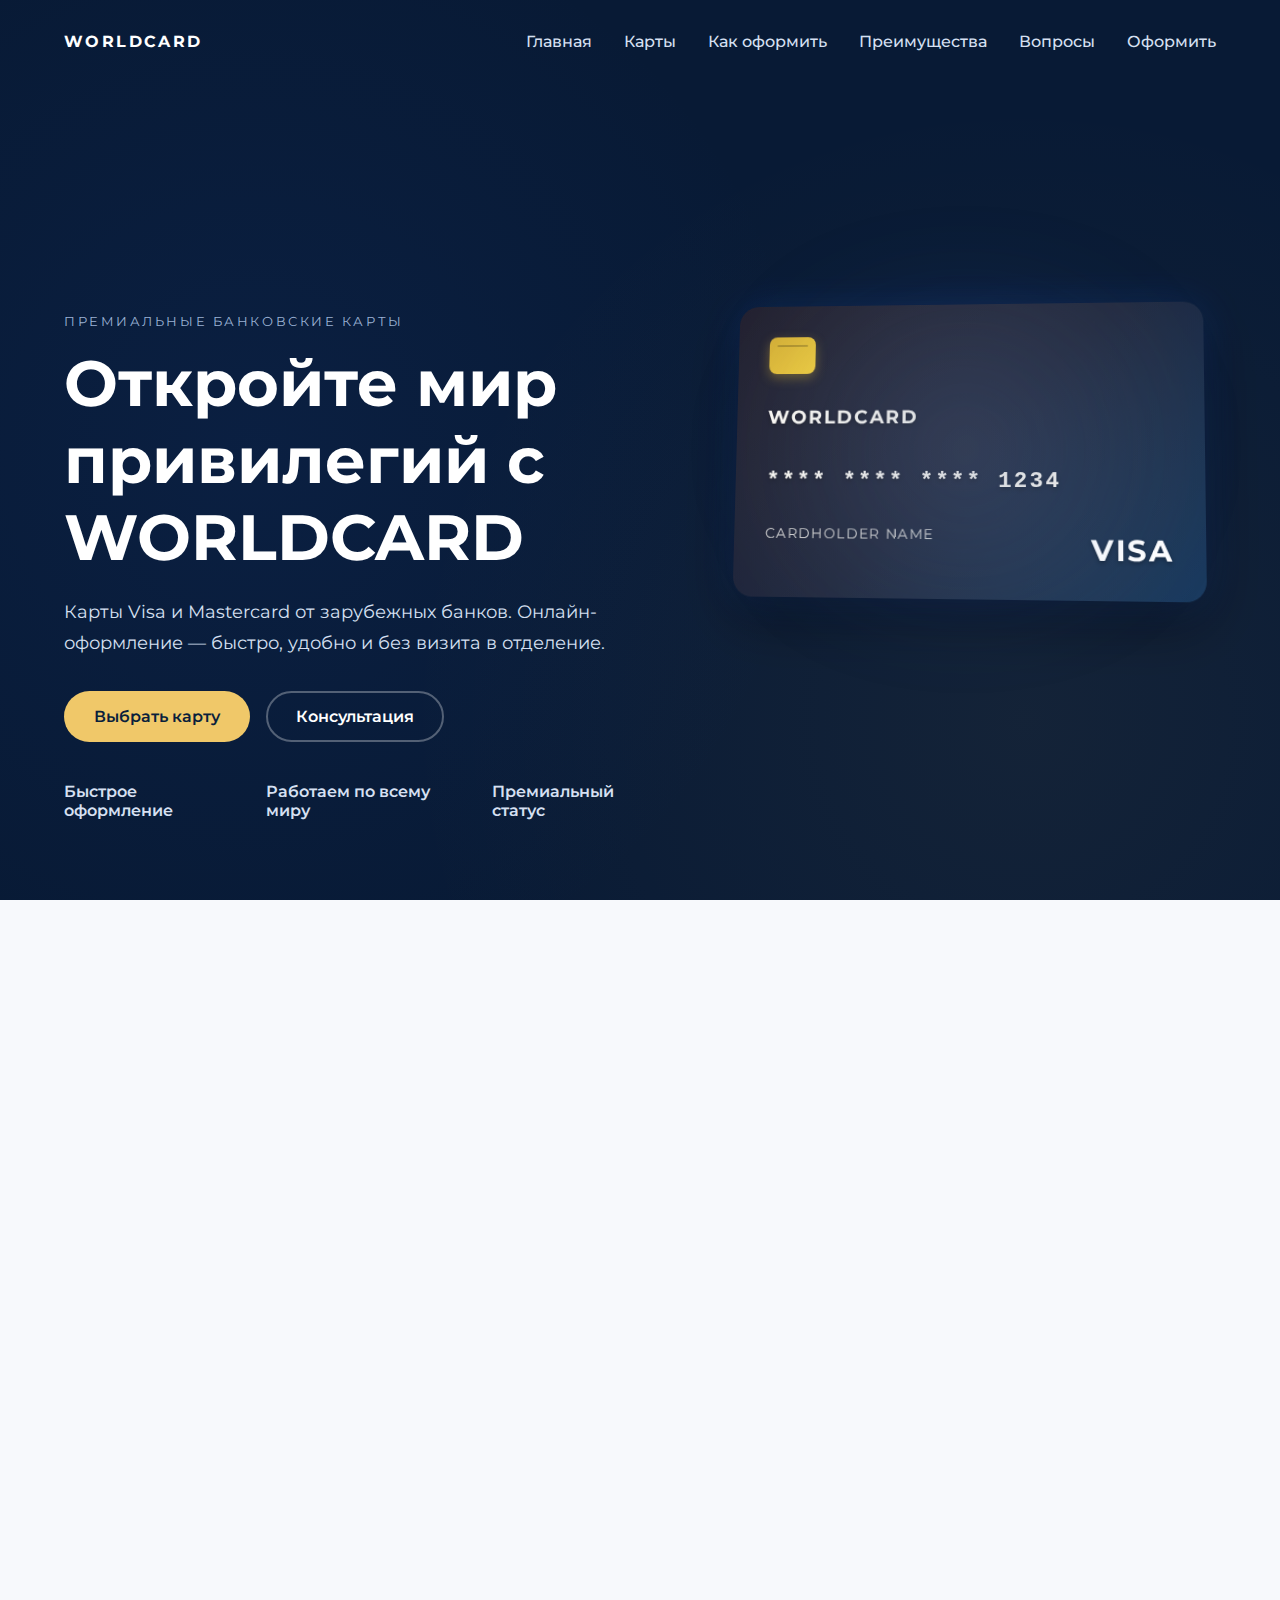
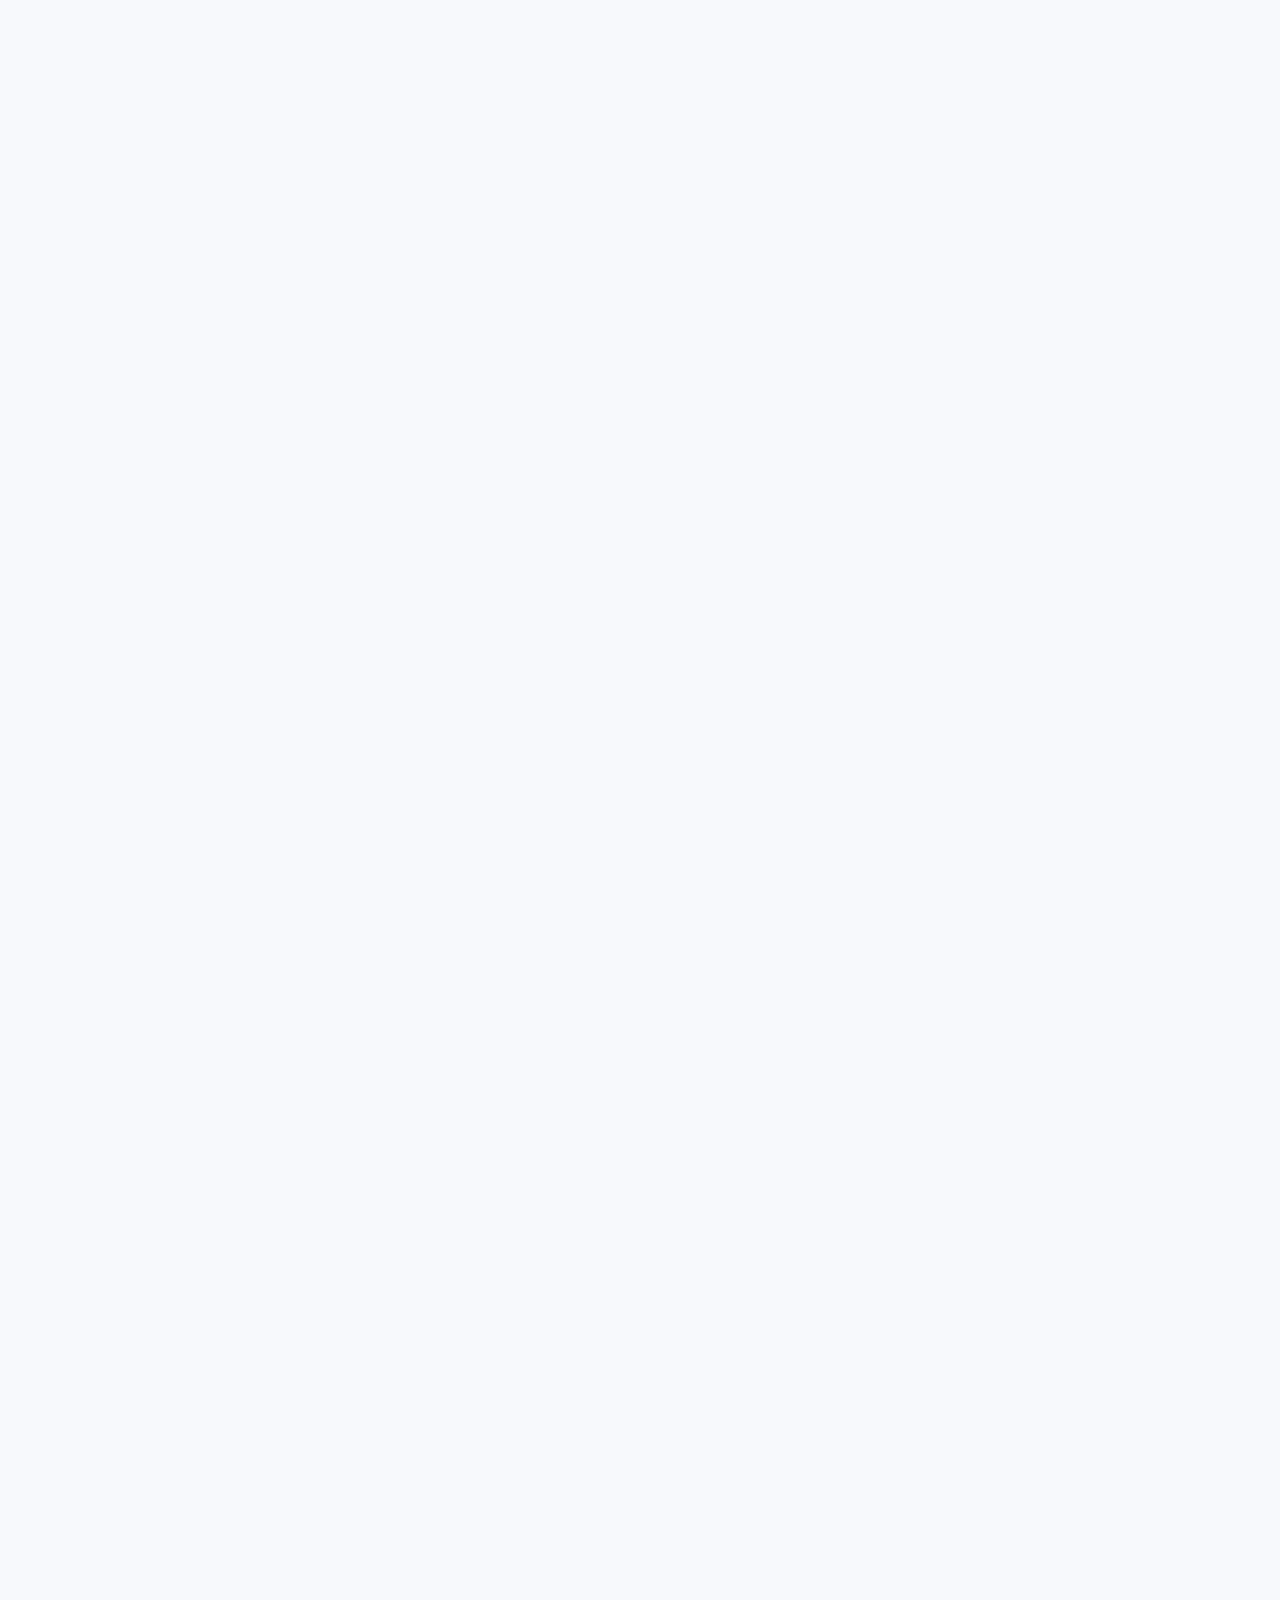
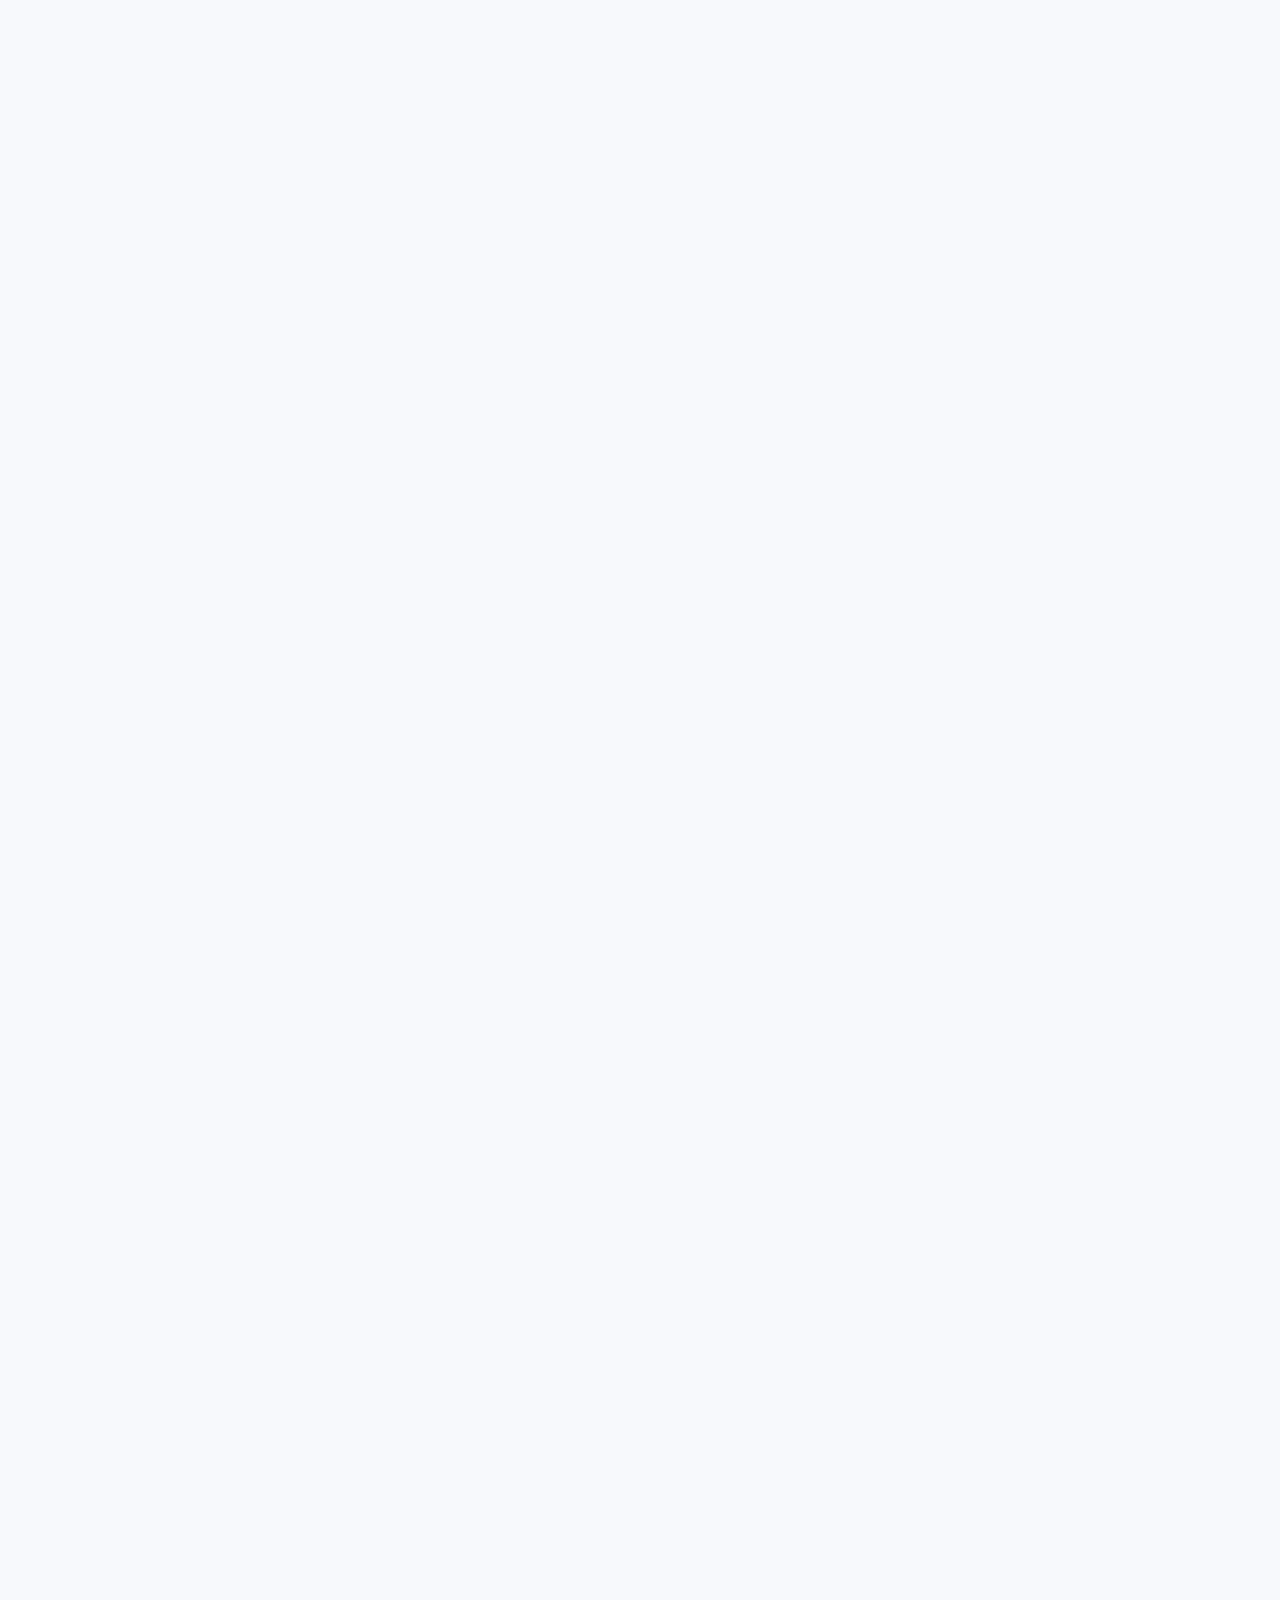
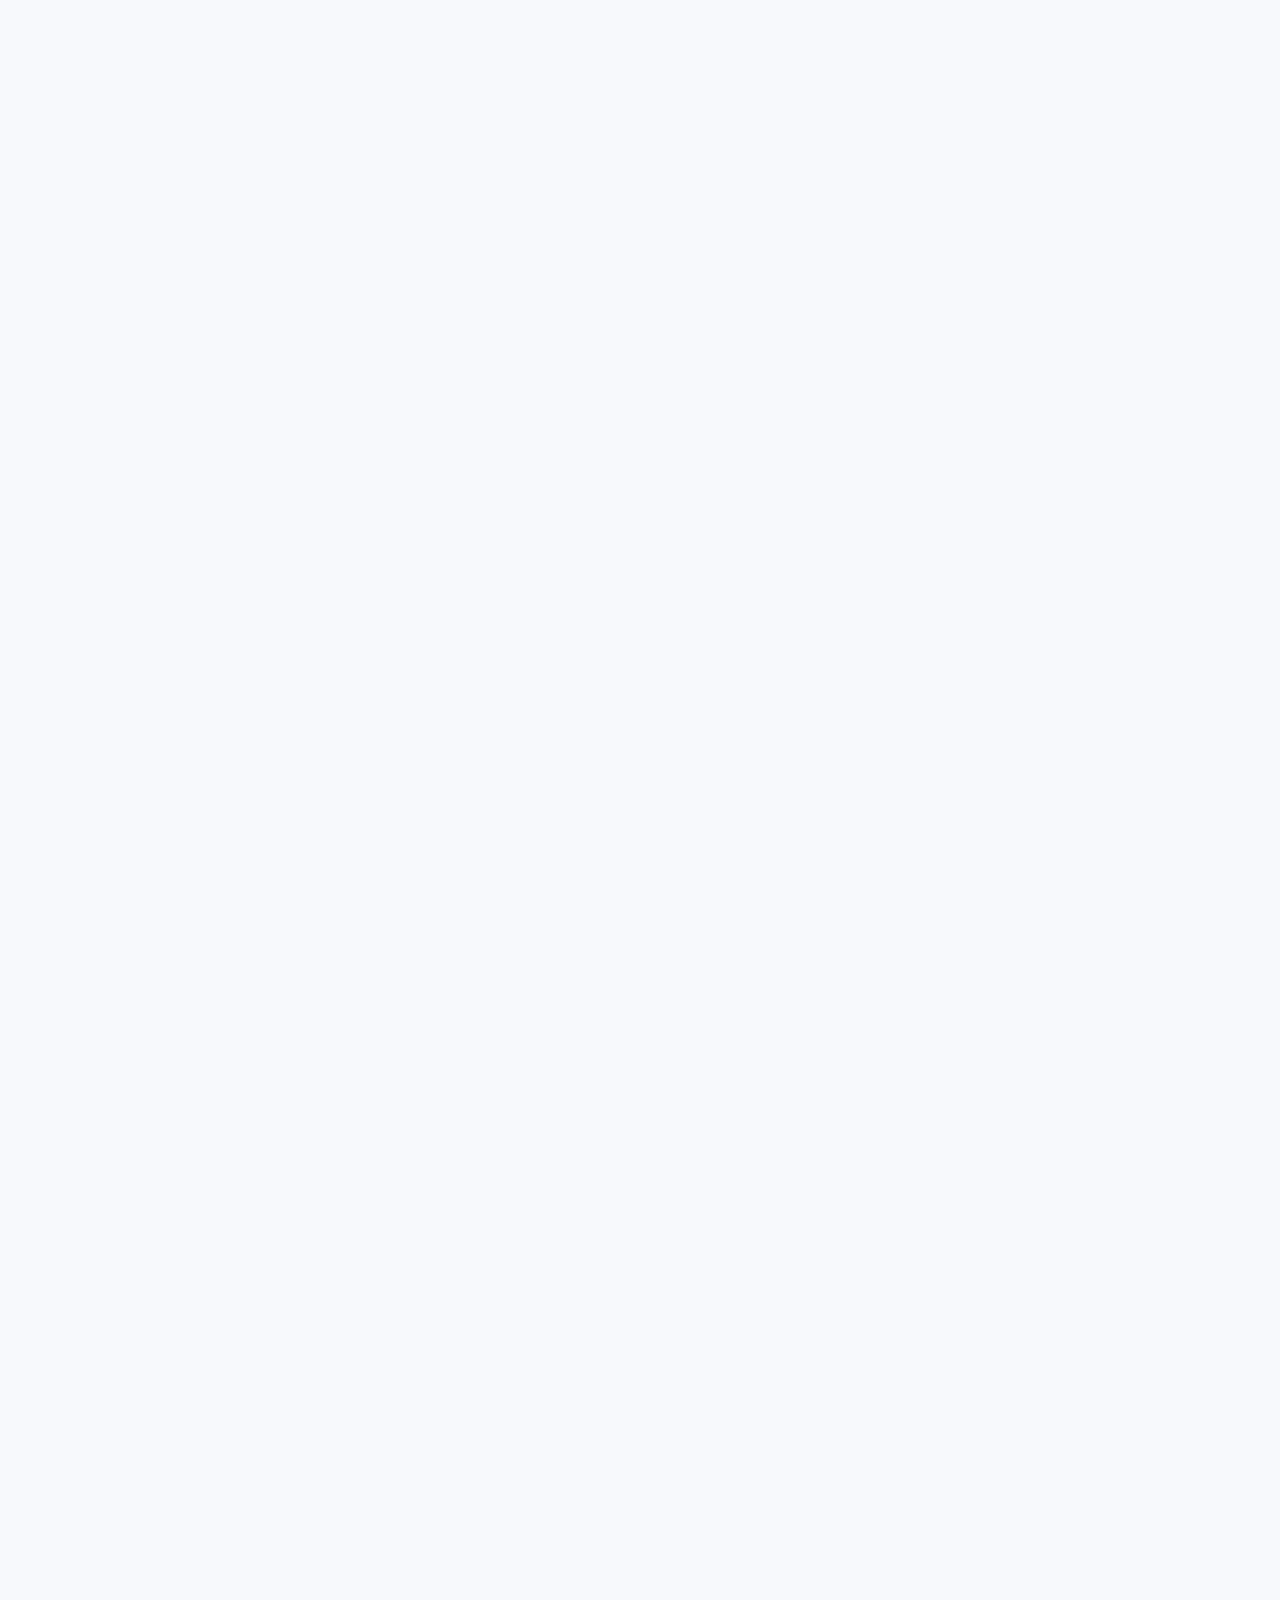
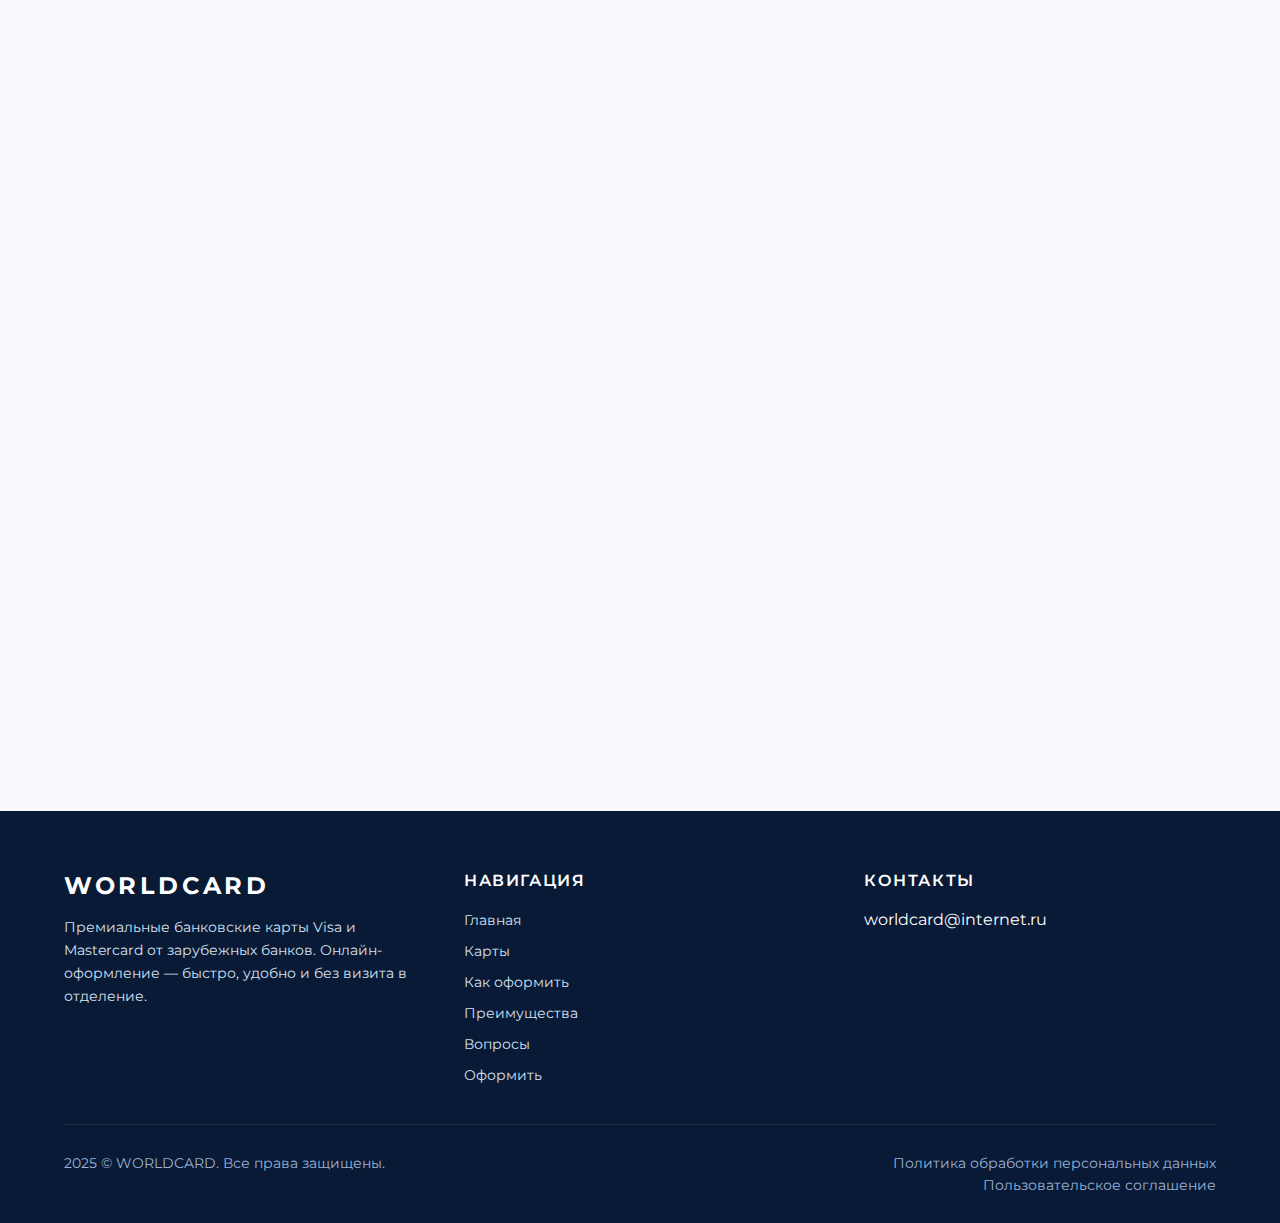
<file: index.html>
<!DOCTYPE html>
<html lang="ru">
  <head>
    <meta charset="UTF-8" />
    <meta name="viewport" content="width=device-width, initial-scale=1.0" />
    <meta name="description" content="Премиальные банковские карты Visa и Mastercard от зарубежных банков. Онлайн-оформление без визита в отделение. Быстро, удобно, без предоплаты." />
    <meta name="keywords" content="зарубежная карта, visa, mastercard, банковская карта, премиальная карта" />
    <title>WORLDCARD — Премиальные банковские карты</title>
    <link rel="icon" type="image/svg+xml" href="data:image/svg+xml,<svg xmlns='http://www.w3.org/2000/svg' viewBox='0 0 100 100'><text y='.9em' font-size='90'>💳</text></svg>" />
    <link rel="preconnect" href="https://fonts.googleapis.com" />
    <link rel="preconnect" href="https://fonts.gstatic.com" crossorigin />
    <link
      href="https://fonts.googleapis.com/css2?family=Montserrat:wght@400;500;600;700&display=swap"
      rel="stylesheet"
    />
    <link rel="stylesheet" href="styles.css" />
  </head>
  <body>
    <header class="hero" id="home">
      <nav class="nav">
        <div class="logo">WORLDCARD</div>
        <button class="nav-toggle" aria-label="Открыть меню">
          <span></span>
          <span></span>
          <span></span>
        </button>
        <ul class="nav-links">
          <li><a href="#home">Главная</a></li>
          <li><a href="#cards">Карты</a></li>
          <li><a href="#steps">Как оформить</a></li>
          <li><a href="#advantages">Преимущества</a></li>
          <li><a href="#faq">Вопросы</a></li>
          <li><a href="#apply">Оформить</a></li>
        </ul>
      </nav>
      <div class="nav-placeholder"></div>
      <div class="hero-content">
        <div>
          <p class="subtitle">Премиальные банковские карты</p>
          <h1>Откройте мир привилегий с WORLDCARD</h1>
          <p class="lead">
            Карты Visa и Mastercard от зарубежных банков. Онлайн-оформление —
            быстро, удобно и без визита в отделение.
          </p>
          <div class="hero-actions">
            <a href="#cards" class="btn primary">Выбрать карту</a>
            <a href="#apply" class="btn ghost">Консультация</a>
          </div>
          <ul class="hero-benefits">
            <li>
              Быстрое оформление
            </li>
            <li>
              Работаем по всему миру
            </li>
            <li>
              Премиальный статус
            </li>
          </ul>
        </div>
        <div class="hero-visual">
          <div class="card-illustration">
            <div class="card-front">
              <div class="card-chip"></div>
              <div class="card-logo">WORLDCARD</div>
              <div class="card-number">**** **** **** 1234</div>
              <div class="card-holder">CARDHOLDER NAME</div>
              <div class="card-brand">VISA</div>
            </div>
            <div class="card-glow"></div>
          </div>
        </div>
      </div>
    </header>

    <main>
      <section class="cards" id="cards">
        <div class="section-heading">
          <p class="eyebrow">Карты VISA и MASTERCARD без предоплаты</p>
          <h2>Тарифы WORLDCARD</h2>
          <p class="section-lead">
            Выберите подходящий тариф, чтобы получить зарубежную карту в USD/EUR
            без доверенности и визита в банк.
          </p>
        </div>

        <div class="cards-grid">
          <article class="card">
            <span class="badge">Без доверенности</span>
            <h3>6 000 ₽</h3>
            <ul>
              <li><strong>Тип карты:</strong> Visa Virtual</li>
              <li><strong>Валюта:</strong> USD/EUR</li>
              <li><strong>Срок действия:</strong> 1 год</li>
              <li><strong>Лимиты по тратам:</strong> $1 000 в месяц</li>
              <li><strong>Обслуживание:</strong> $20 в год</li>
              <li><strong>Перевыпуск:</strong> Нет</li>
              <li><strong>Бесконтактная оплата:</strong> Android</li>
              <li><strong>Нужна доверенность:</strong> Нет</li>
            </ul>
            <p class="no-prepay">Временно недоступно</p>
            <a href="#apply" class="btn outline" style="opacity: 0.5; pointer-events: none;">Оформить карту</a>
            <p class="bot-link">Через телеграм-бот</p>
            <p class="bot-link">При оформлении через сайт — скидка 10%</p>
          </article>

          <article class="card">
            <span class="badge">Без доверенности</span>
            <h3>22 000 ₽</h3>
            <ul>
              <li><strong>Тип карты:</strong> Visa Platinum Business</li>
              <li><strong>Валюта:</strong> USD/EUR/RUB</li>
              <li><strong>Срок действия:</strong> 5 лет</li>
              <li><strong>Лимиты:</strong> $8 000 в день (расширяемый)</li>
              <li><strong>Обслуживание:</strong> $60 за первые 6 месяцев, затем $5 в мес.</li>
              <li><strong>Перевыпуск:</strong> $5</li>
              <li><strong>Бесконтактная оплата:</strong> Android</li>
              <li><strong>Нужна доверенность:</strong> Нет</li>
            </ul>
            <p class="no-prepay">Без предоплаты</p>
            <a href="#apply" class="btn outline">Оформить карту</a>
            <p class="bot-link">Через телеграм-бот</p>
            <p class="bot-link">При оформлении через сайт — скидка 10%</p>
          </article>

          <article class="card">
            <span class="badge">Без доверенности</span>
            <h3>22 000 ₽</h3>
            <ul>
              <li><strong>Тип карты:</strong> Mastercard Platinum</li>
              <li><strong>Валюта:</strong> USD/EUR/RUB</li>
              <li><strong>Срок действия:</strong> 5 лет</li>
              <li><strong>Лимиты:</strong> $8 000 в день (расширяемый)</li>
              <li><strong>Обслуживание:</strong> $60 за первые 6 месяцев, затем $5 в мес.</li>
              <li><strong>Перевыпуск:</strong> $5</li>
              <li><strong>Бесконтактная оплата:</strong> Android</li>
              <li><strong>Нужна доверенность:</strong> Нет</li>
            </ul>
            <p class="no-prepay">Без предоплаты</p>
            <a href="#apply" class="btn outline">Оформить карту</a>
            <p class="bot-link">Через телеграм-бот</p>
            <p class="bot-link">При оформлении через сайт — скидка 10%</p>
          </article>

          <article class="card">
            <span class="badge">Без доверенности</span>
            <h3>22 000 ₽</h3>
            <ul>
              <li><strong>Тип карты:</strong> Visa Platinum Business моментальная, неименная</li>
              <li><strong>Валюта карты:</strong> USD/EUR</li>
              <li><strong>Срок действия:</strong> 5 лет</li>
              <li><strong>Лимиты:</strong> $8 000+ в день</li>
              <li><strong>Обслуживание:</strong> $5 в мес. ($60 за первые 6 мес.)</li>
              <li><strong>Перевыпуск карты:</strong> $5</li>
              <li><strong>Бесконтактная оплата:</strong> Android</li>
              <li><strong>Необходимость доверенности:</strong> Нет</li>
            </ul>
            <p class="no-prepay">Временно недоступно</p>
            <a href="#apply" class="btn outline" style="opacity: 0.5; pointer-events: none;">Оформить карту</a>
            <p class="bot-link">Через телеграм-бот</p>
            <p class="bot-link">При оформлении через сайт — скидка 10%</p>
          </article>

          <article class="card">
            <span class="badge">Без доверенности</span>
            <h3>27 000 ₽</h3>
            <ul>
              <li><strong>Тип карты:</strong> Visa Infinite</li>
              <li><strong>Валюта:</strong> USD/EUR/RUB</li>
              <li><strong>Срок действия:</strong> 5 лет</li>
              <li><strong>Лимиты:</strong> $50 000 в день</li>
              <li><strong>Обслуживание:</strong> $300 за первый год, затем $20 в мес.</li>
              <li><strong>Перевыпуск:</strong> $10</li>
              <li><strong>Бесконтактная оплата:</strong> Android</li>
              <li><strong>Нужна доверенность:</strong> Нет</li>
            </ul>
            <p class="no-prepay">Без предоплаты</p>
            <a href="#apply" class="btn outline">Оформить карту</a>
            <p class="bot-link">Через телеграм-бот</p>
            <p class="bot-link">При оформлении через сайт — скидка 10%</p>
          </article>

          <article class="card">
            <span class="badge">Без доверенности</span>
            <h3>27 000 ₽</h3>
            <ul>
              <li><strong>Тип карты:</strong> Mastercard World Elite</li>
              <li><strong>Валюта:</strong> USD/EUR/RUB</li>
              <li><strong>Срок действия:</strong> 5 лет</li>
              <li><strong>Лимиты:</strong> $50 000 в день</li>
              <li><strong>Обслуживание:</strong> $300 за первый год, затем $20 в мес.</li>
              <li><strong>Перевыпуск:</strong> $10</li>
              <li><strong>Бесконтактная оплата:</strong> Android</li>
              <li><strong>Нужна доверенность:</strong> Нет</li>
            </ul>
            <p class="no-prepay">Без предоплаты</p>
            <a href="#apply" class="btn outline">Оформить карту</a>
            <p class="bot-link">Через телеграм-бот</p>
            <p class="bot-link">При оформлении через сайт — скидка 10%</p>
          </article>
        </div>
      </section>

      <section class="steps" id="steps">
        <div class="section-heading">
          <h2>Как оформить зарубежную карту</h2>
          <p class="section-lead">
            Мы сделаем практически всю работу за вас
          </p>
        </div>

        <div class="steps-flow">
          <div class="step-item">
            <div class="step-header">
              <div class="step-badge">Этап 1</div>
              <div class="step-arrow">→</div>
            </div>
            <h3>Предварительная консультация</h3>
            <p>Ответим на все интересующие вас вопросы и подберем наиболее подходящий для вас вариант иностранной карты.</p>
          </div>

          <div class="step-item">
            <div class="step-header">
              <div class="step-badge">Этап 2</div>
              <div class="step-arrow">→</div>
            </div>
            <h3>Выбор карты</h3>
            <p>Выберите наиболее подходящий вариант карты, после чего мы сразу приступим к процессу открытия карты.</p>
          </div>

          <div class="step-item">
            <div class="step-header">
              <div class="step-badge">Этап 3</div>
              <div class="step-arrow">→</div>
            </div>
            <h3>Документы и верификация</h3>
            <p>Предоставьте необходимые документы и пройдите процедуру верификации с сотрудником банка или по СМС.</p>
          </div>

          <div class="step-item">
            <div class="step-header">
              <div class="step-badge">Этап 4</div>
              <div class="step-arrow">→</div>
            </div>
            <h3>Открытие карты</h3>
            <p>Ожидайте уведомления об открытии счета от наших специалистов, после чего мы согласуем с вами детали доставки.</p>
          </div>

          <div class="step-item">
            <div class="step-header">
              <div class="step-badge">Этап 5</div>
              <div class="step-arrow">→</div>
            </div>
            <h3>Оплата при встрече</h3>
            <p>Оплатите выбранный вариант любым удобным способом при личной встрече с нашим специалистом.</p>
          </div>

          <div class="step-item">
            <div class="step-header">
              <div class="step-badge">Этап 6</div>
            </div>
            <h3>Поддержка</h3>
            <p>Вы получите подробные инструкции по использованию карт, включая пополнение, конвертацию, перевод средств и др.</p>
          </div>
        </div>
      </section>

      <section class="features" id="advantages">
        <div class="section-heading">
          <p class="eyebrow">Особенности и преимущества</p>
          <h2>Мир привилегий WORLDCARD</h2>
          <p class="section-lead">
            Наслаждайтесь глобальным покрытием, VIP-сервисами аэропортов и
            дополнительной защитой покупок с нашими премиальными картами.
          </p>
        </div>

        <div class="features-grid">
          <article class="feature-card">
            <span class="feature-icon">🌍</span>
            <h3>Глобальное покрытие</h3>
            <p>Оплачивайте покупки и снимайте наличные в любой точке мира.</p>
          </article>

          <article class="feature-card">
            <span class="feature-icon">🛫</span>
            <h3>VIP-залы аэропортов</h3>
            <p>Бесплатный доступ в бизнес-залы и лаунжи по всему миру.</p>
          </article>

          <article class="feature-card">
            <span class="feature-icon">🛡️</span>
            <h3>Защита покупок</h3>
            <p>Страхование покупок и защита от мошенничества.</p>
          </article>

          <article class="feature-card">
            <span class="feature-icon">💎</span>
            <h3>Эксклюзивные предложения</h3>
            <p>Скидки и привилегии от партнеров WORLDCARD.</p>
          </article>

          <article class="feature-card">
            <span class="feature-icon">🤵</span>
            <h3>Персональный менеджер</h3>
            <p>24/7 поддержка и сопровождение частным специалистом.</p>
          </article>

          <article class="feature-card">
            <span class="feature-icon">📱</span>
            <h3>Мобильный банк</h3>
            <p>Управление картой в удобном приложении iOS и Android.</p>
          </article>
        </div>
      </section>

      <section class="why-choose" id="why-choose">
        <div class="section-heading">
          <p class="eyebrow">Преимущества WORLDCARD</p>
          <h2>Почему выбирают WORLDCARD</h2>
          <p class="section-lead">
            Тысячи клиентов доверяют нам оформление зарубежных карт
          </p>
        </div>

        <div class="stats-grid">
          <div class="stat-card">
            <div class="stat-number" data-target="5000">0</div>
            <div class="stat-label">Довольных клиентов</div>
          </div>

          <div class="stat-card">
            <div class="stat-number" data-target="3">0</div>
            <div class="stat-label">Работаем более 3 лет</div>
          </div>

          <div class="stat-card">
            <div class="stat-number" data-target="98">0</div>
            <div class="stat-label">% успешных заявок</div>
          </div>
        </div>

        <div class="why-grid">
          <article class="why-card why-card-featured">
            <div class="why-card-badge">Премиум</div>
            <h3>Эксклюзивный статус</h3>
            <p>Получите премиальные карты Visa Platinum и Infinite с максимальными лимитами и привилегиями мирового уровня.</p>
          </article>

          <article class="why-card">
            <h3>Безопасность и защита</h3>
            <p>Многоуровневая защита транзакций, страхование покупок и круглосуточный мониторинг безопасности ваших средств.</p>
          </article>

          <article class="why-card">
            <h3>Быстрое оформление</h3>
            <p>Дистанционное оформление без визита в банк. Весь процесс занимает всего несколько дней.</p>
          </article>

          <article class="why-card">
            <h3>Без предоплаты</h3>
            <p>Оплата только при получении карты. Никаких скрытых платежей и предоплат — полная прозрачность.</p>
          </article>

          <article class="why-card">
            <h3>Персональный подход</h3>
            <p>Индивидуальная консультация и подбор оптимального решения под ваши потребности и задачи.</p>
          </article>

          <article class="why-card">
            <h3>Поддержка 24/7</h3>
            <p>Круглосуточная поддержка через WhatsApp и Telegram. Помощь на всех этапах использования карты.</p>
          </article>
        </div>
      </section>

      <section class="faq" id="faq">
        <div class="section-heading">
          <p class="eyebrow">Часто задаваемые вопросы</p>
          <h2>Вопросы и ответы</h2>
          <p class="section-lead">
            Ответы на самые популярные вопросы о зарубежных картах WORLDCARD
          </p>
        </div>

        <div class="faq-container">
          <div class="faq-item">
            <button class="faq-question">
              <span>Есть ли лимиты на снятие наличных?</span>
              <span class="faq-icon">+</span>
            </button>
            <div class="faq-answer">
              <p>Лимиты зависят от типа карты. Например, на картах Platinum лимит составляет $8 000 в день, а на картах Infinite — $50 000 в день. Точные лимиты указаны в описании каждого тарифа.</p>
            </div>
          </div>

          <div class="faq-item">
            <button class="faq-question">
              <span>Работает ли карта в России?</span>
              <span class="faq-icon">+</span>
            </button>
            <div class="faq-answer">
              <p>Нет, карты Visa и Mastercard не работают в России. Вы можете использовать карту для оплаты в магазинах, онлайн-покупок и снятия наличных в банкоматах заграницей.</p>
            </div>
          </div>

          <div class="faq-item">
            <button class="faq-question">
              <span>Нужно ли личное присутствие в банке?</span>
              <span class="faq-icon">+</span>
            </button>
            <div class="faq-answer">
              <p>Нет, личное присутствие в банке не требуется. Весь процесс оформления происходит дистанционно.</p>
            </div>
          </div>

          <div class="faq-item">
            <button class="faq-question">
              <span>Как происходит доставка карты?</span>
              <span class="faq-icon">+</span>
            </button>
            <div class="faq-answer">
              <p>После открытия счета мы доставим вашу именную карту по указанному адресу в любую точку мира курьерской службой. Сроки доставки зависят от вашего местоположения и обычно составляют 5-14 рабочих дней.</p>
            </div>
          </div>

          <div class="faq-item faq-item-hidden">
            <button class="faq-question">
              <span>Нужна ли доверенность для оформления карты?</span>
              <span class="faq-icon">+</span>
            </button>
            <div class="faq-answer">
              <p>Нет, доверенность не требуется. Все наши карты оформляются без доверенности, что значительно упрощает процесс и экономит ваше время.</p>
            </div>
          </div>

          <div class="faq-item faq-item-hidden">
            <button class="faq-question">
              <span>Какие документы необходимы для оформления?</span>
              <span class="faq-icon">+</span>
            </button>
            <div class="faq-answer">
              <p>Для оформления карты вам понадобится паспорт (российский или загранпаспорт РФ). Точный список документов мы предоставим во время консультации в зависимости от выбранного типа карты.</p>
            </div>
          </div>

          <div class="faq-item faq-item-hidden">
            <button class="faq-question">
              <span>Сколько времени занимает оформление карты?</span>
              <span class="faq-icon">+</span>
            </button>
            <div class="faq-answer">
              <p>Процесс оформления занимает от 3 до 5 рабочих дней после предоставления всех необходимых документов. Сроки могут варьироваться в зависимости от типа карты.</p>
            </div>
          </div>

          <div class="faq-item faq-item-hidden">
            <button class="faq-question">
              <span>Можно ли пополнять карту из России?</span>
              <span class="faq-icon">+</span>
            </button>
            <div class="faq-answer">
              <p>Да, карту можно пополнять различными способами: банковским переводом, а также другими методами, которые мы подробно опишем в инструкции после получения карты.</p>
            </div>
          </div>

          <div class="faq-item faq-item-hidden">
            <button class="faq-question">
              <span>Какие валюты доступны на картах?</span>
              <span class="faq-icon">+</span>
            </button>
            <div class="faq-answer">
              <p>Наши карты поддерживают работу с долларами США (USD), евро (EUR) и российскими рублями (RUB) в зависимости от выбранного тарифа. Вы можете выбрать наиболее подходящий вариант во время консультации.</p>
            </div>
          </div>

          <div class="faq-item faq-item-hidden">
            <button class="faq-question">
              <span>Какая поддержка предоставляется после получения карты?</span>
              <span class="faq-icon">+</span>
            </button>
            <div class="faq-answer">
              <p>После получения карты вы получите подробные инструкции по использованию, включая пополнение, конвертацию валют, переводы средств и другие операции. Также доступна поддержка через WhatsApp и Telegram для решения любых вопросов.</p>
            </div>
          </div>
        </div>

        <div class="faq-show-more">
          <button class="btn-faq-more">Смотреть больше</button>
        </div>
      </section>

      <section class="contact" id="apply">
        <div class="contact-card">
          <div>
            <p class="eyebrow">Контакты WORLDCARD</p>
            <h2>Оформление и консультации</h2>
            <p class="section-lead">
              Поможем подобрать карту, подготовим документы и ответим на все
              вопросы.
            </p>
            <ul class="contact-list">
              <li>
                <div class="contact-icon">✉️</div>
                <div class="contact-info">
                  <span>Email</span>
                  <a href="mailto:worldcard@internet.ru">worldcard@internet.ru</a>
                </div>
              </li>
            </ul>
          </div>
          <div class="contact-cta">
            <p>Дистанционное оформление без предоплаты</p>
            <a href="https://t.me/m/albrtQB4MTYy" class="btn primary"
              >Написать в Telegram</a
            >
            <a href="https://wa.me/message/DCGFF2BANP6SP1" class="btn ghost"
              >Написать в WhatsApp</a
            >
          </div>
        </div>
      </section>
    </main>

    <footer class="footer">
      <div class="footer-content">
        <div class="footer-section">
          <div class="footer-logo">WORLDCARD</div>
          <p class="footer-description">
            Премиальные банковские карты Visa и Mastercard от зарубежных банков. 
            Онлайн-оформление — быстро, удобно и без визита в отделение.
          </p>
        </div>

        <div class="footer-section">
          <h4 class="footer-title">Навигация</h4>
          <ul class="footer-links">
            <li><a href="#home">Главная</a></li>
            <li><a href="#cards">Карты</a></li>
            <li><a href="#steps">Как оформить</a></li>
            <li><a href="#advantages">Преимущества</a></li>
            <li><a href="#faq">Вопросы</a></li>
            <li><a href="#apply">Оформить</a></li>
          </ul>
        </div>

        <div class="footer-section">
          <h4 class="footer-title">Контакты</h4>
          <ul class="footer-contacts">
            <li>
              worldcard@internet.ru
            </li>
          </ul>
        </div>
      </div>

      <div class="footer-bottom">
        <p>2025 © WORLDCARD. Все права защищены.</p>
        <div class="footer-bottom-info">
          <a href="/policy">Политика обработки персональных данных</a>
          <a href="/terms">Пользовательское соглашение</a>
        </div>
      </div>
    </footer>

    <script>
      // FAQ аккордеон
      document.querySelectorAll('.faq-question').forEach(question => {
        question.addEventListener('click', () => {
          const faqItem = question.parentElement;
          const isActive = faqItem.classList.contains('active');
          
          // Закрываем все остальные элементы
          document.querySelectorAll('.faq-item').forEach(item => {
            item.classList.remove('active');
          });
          
          // Открываем текущий, если он был закрыт
          if (!isActive) {
            faqItem.classList.add('active');
          }
        });
      });

      // Показ/скрытие дополнительных вопросов
      const btnFaqMore = document.querySelector('.btn-faq-more');
      const hiddenFaqItems = document.querySelectorAll('.faq-item-hidden');
      
      if (btnFaqMore && hiddenFaqItems.length > 0) {
        btnFaqMore.addEventListener('click', () => {
          const isExpanded = btnFaqMore.textContent === 'Скрыть';
          
          hiddenFaqItems.forEach(item => {
            if (isExpanded) {
              item.classList.remove('show');
            } else {
              item.classList.add('show');
            }
          });
          
          btnFaqMore.textContent = isExpanded ? 'Смотреть больше' : 'Скрыть';
        });
      }

      // Анимация счетчиков статистики
      function animateCounter(element) {
        const target = parseInt(element.getAttribute('data-target'));
        const duration = 2000;
        const increment = target / (duration / 16);
        let current = 0;

        const timer = setInterval(() => {
          current += increment;
          if (current >= target) {
            element.textContent = target + (element.getAttribute('data-target') === '98' ? '' : '+');
            clearInterval(timer);
          } else {
            element.textContent = Math.floor(current) + (element.getAttribute('data-target') === '98' ? '' : '+');
          }
        }, 16);
      }

      // Запуск анимации при прокрутке до блока
      const observerOptions = {
        threshold: 0.3,
        rootMargin: '0px'
      };

      const statsObserver = new IntersectionObserver((entries) => {
        entries.forEach(entry => {
          if (entry.isIntersecting) {
            const statNumbers = entry.target.querySelectorAll('.stat-number');
            statNumbers.forEach(stat => {
              if (!stat.classList.contains('animated')) {
                stat.classList.add('animated');
                animateCounter(stat);
              }
            });
            statsObserver.unobserve(entry.target);
          }
        });
      }, observerOptions);

      const whyChooseSection = document.querySelector('.why-choose');
      if (whyChooseSection) {
        statsObserver.observe(whyChooseSection);
      }

      // 3D-наклон основной карты в сторону курсора
      const cardIllustration = document.querySelector('.card-illustration');
      const heroCard = cardIllustration?.querySelector('.card-front');
      if (cardIllustration && heroCard) {
        const baseTilt = { x: 5, y: -5 };
        const tiltStrength = 12;
        let animationFrame = null;

        const applyTilt = (rotateX, rotateY) => {
          if (animationFrame) cancelAnimationFrame(animationFrame);
          animationFrame = requestAnimationFrame(() => {
            heroCard.style.transform = `rotateX(${rotateX}deg) rotateY(${rotateY}deg)`;
          });
        };

        const resetTilt = () => {
          heroCard.style.transition = 'transform 0.3s ease-out';
          applyTilt(baseTilt.x, baseTilt.y);
        };

        cardIllustration.addEventListener('pointermove', (event) => {
          const rect = cardIllustration.getBoundingClientRect();
          const relX = (event.clientX - rect.left) / rect.width - 0.5;
          const relY = (event.clientY - rect.top) / rect.height - 0.5;

          const rotateY = relX * tiltStrength * 2;
          const rotateX = -relY * tiltStrength * 2;

          heroCard.style.transition = 'transform 0.08s ease-out';
          applyTilt(rotateX, rotateY);
        });

        cardIllustration.addEventListener('pointerleave', resetTilt);
        cardIllustration.addEventListener('pointerenter', () => {
          heroCard.style.transition = 'transform 0.12s ease-out';
        });
      }

      // Плавная прокрутка к якорям
      document.querySelectorAll('a[href^="#"]').forEach(anchor => {
        anchor.addEventListener('click', function (e) {
          const href = this.getAttribute('href');
          if (href === '#' || href === '#home') {
            e.preventDefault();
            window.scrollTo({ top: 0, behavior: 'smooth' });
            return;
          }
          
          const target = document.querySelector(href);
          if (target) {
            e.preventDefault();
            const offset = 80;
            const targetPosition = target.getBoundingClientRect().top + window.pageYOffset - offset;
            window.scrollTo({ top: targetPosition, behavior: 'smooth' });
            
            // Закрываем мобильное меню если открыто
            document.body.classList.remove('nav-open');
          }
        });
      });

      // Мобильное меню
      const navToggle = document.querySelector('.nav-toggle');
      if (navToggle) {
        navToggle.addEventListener('click', () => {
          document.body.classList.toggle('nav-open');
        });
      }

      // Кнопка "Наверх"
      const backToTop = document.createElement('button');
      backToTop.className = 'back-to-top';
      backToTop.setAttribute('aria-label', 'Наверх');
      backToTop.innerHTML = '↑';
      document.body.appendChild(backToTop);

      backToTop.addEventListener('click', () => {
        window.scrollTo({ top: 0, behavior: 'smooth' });
      });

      // Показываем/скрываем кнопку "Наверх"
      window.addEventListener('scroll', () => {
        if (window.pageYOffset > 300) {
          backToTop.classList.add('visible');
        } else {
          backToTop.classList.remove('visible');
        }
      });

      // Анимация появления элементов при скролле
      const fadeObserverOptions = {
        threshold: 0.1,
        rootMargin: '0px 0px -50px 0px'
      };

      const fadeObserver = new IntersectionObserver((entries) => {
        entries.forEach(entry => {
          if (entry.isIntersecting) {
            entry.target.classList.add('fade-in');
            fadeObserver.unobserve(entry.target);
          }
        });
      }, fadeObserverOptions);

      // Применяем анимацию к секциям
      document.querySelectorAll('section').forEach(section => {
        fadeObserver.observe(section);
      });

      // Фиксированная навигация при прокрутке (без анимации hero-секции)
      const nav = document.querySelector('.nav');
      const navPlaceholder = document.querySelector('.nav-placeholder');
      let ticking = false;

      function updateNav() {
        const currentScroll = window.pageYOffset;
        
        // Увеличиваем порог срабатывания до 400px для более плавного появления
        if (currentScroll > 400) {
          if (!nav.classList.contains('scrolled')) {
            nav.classList.add('scrolled');
            if (navPlaceholder) {
              navPlaceholder.style.height = '80px';
            }
          }
        } else {
          if (nav.classList.contains('scrolled')) {
            nav.classList.remove('scrolled');
            if (navPlaceholder) {
              navPlaceholder.style.height = '0';
            }
          }
        }
        
        ticking = false;
      }

      window.addEventListener('scroll', () => {
        if (!ticking) {
          window.requestAnimationFrame(updateNav);
          ticking = true;
        }
      });

      // Улучшенные hover-эффекты для карточек
      document.querySelectorAll('.card').forEach(card => {
        card.addEventListener('mouseenter', function() {
          this.style.transform = 'translateY(-8px) scale(1.02)';
        });
        
        card.addEventListener('mouseleave', function() {
          this.style.transform = 'translateY(0) scale(1)';
        });
      });

    </script>
  </body>
</html>
</file>
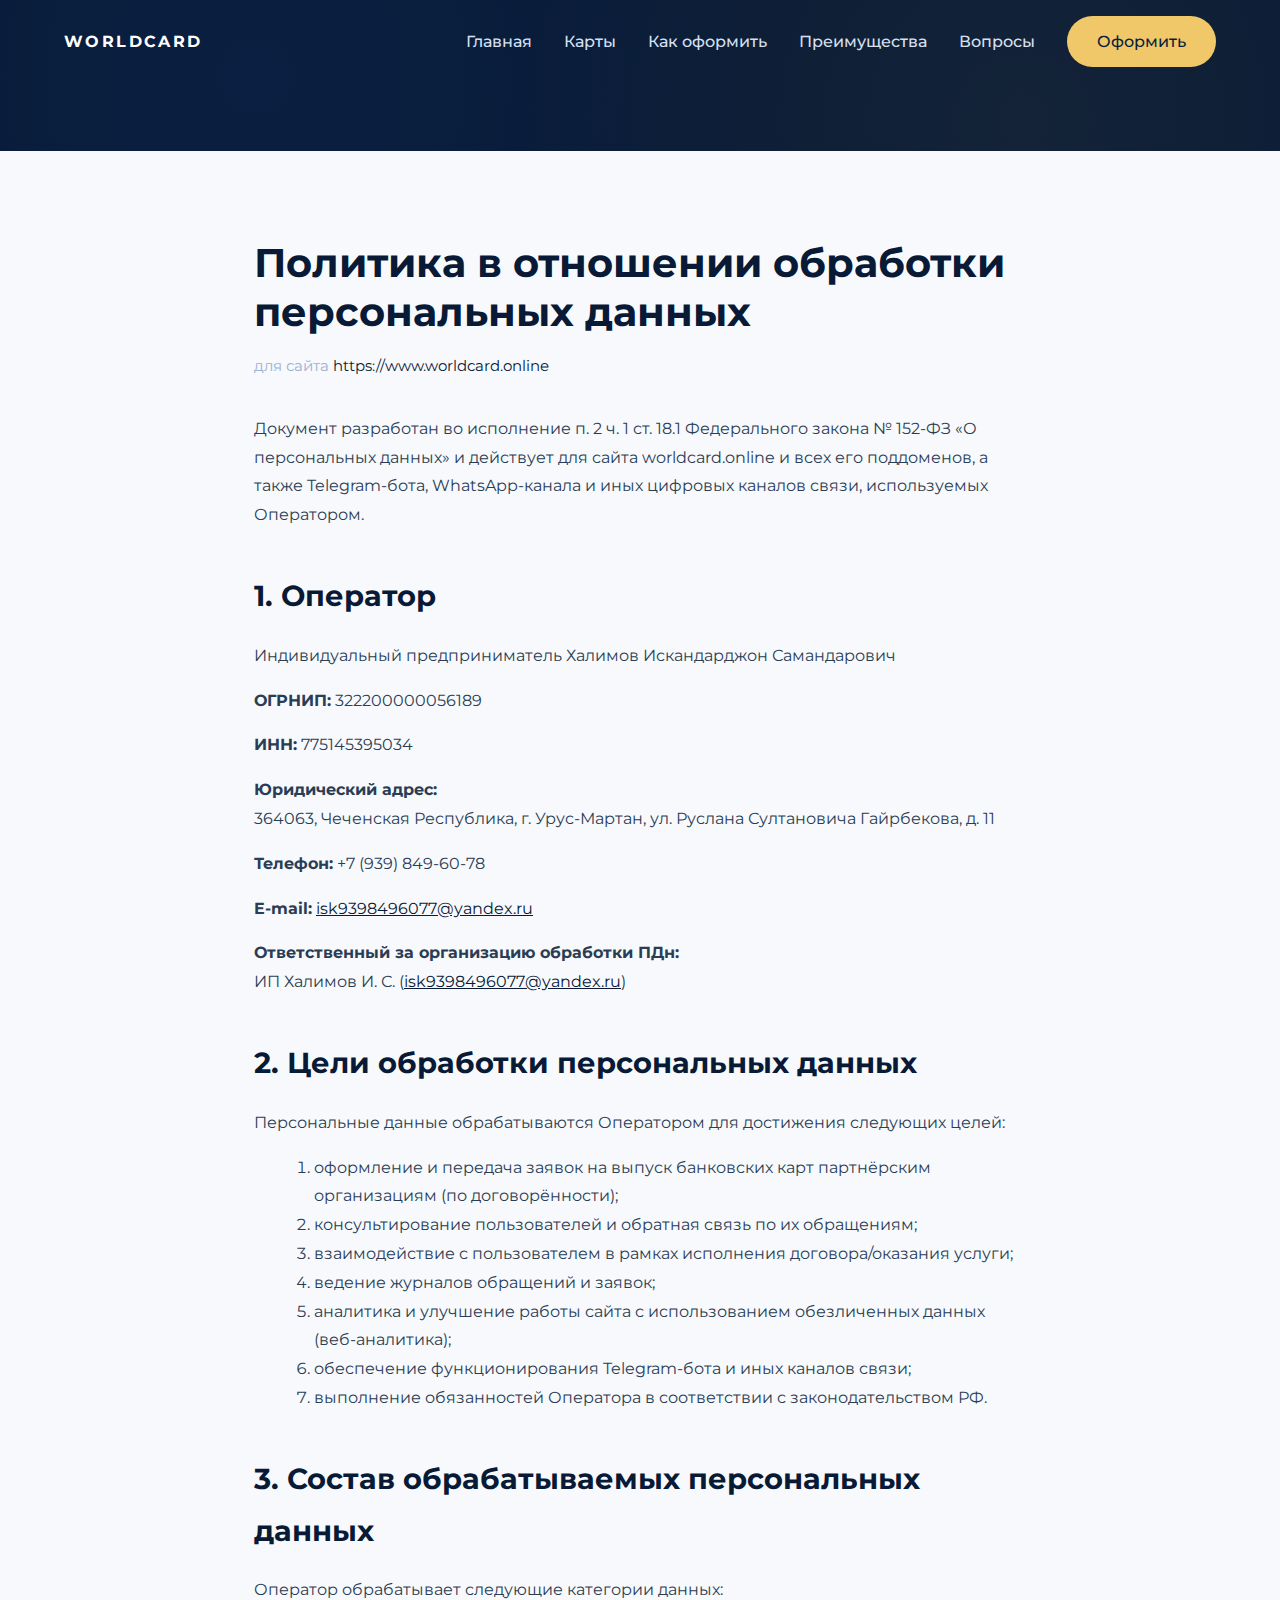
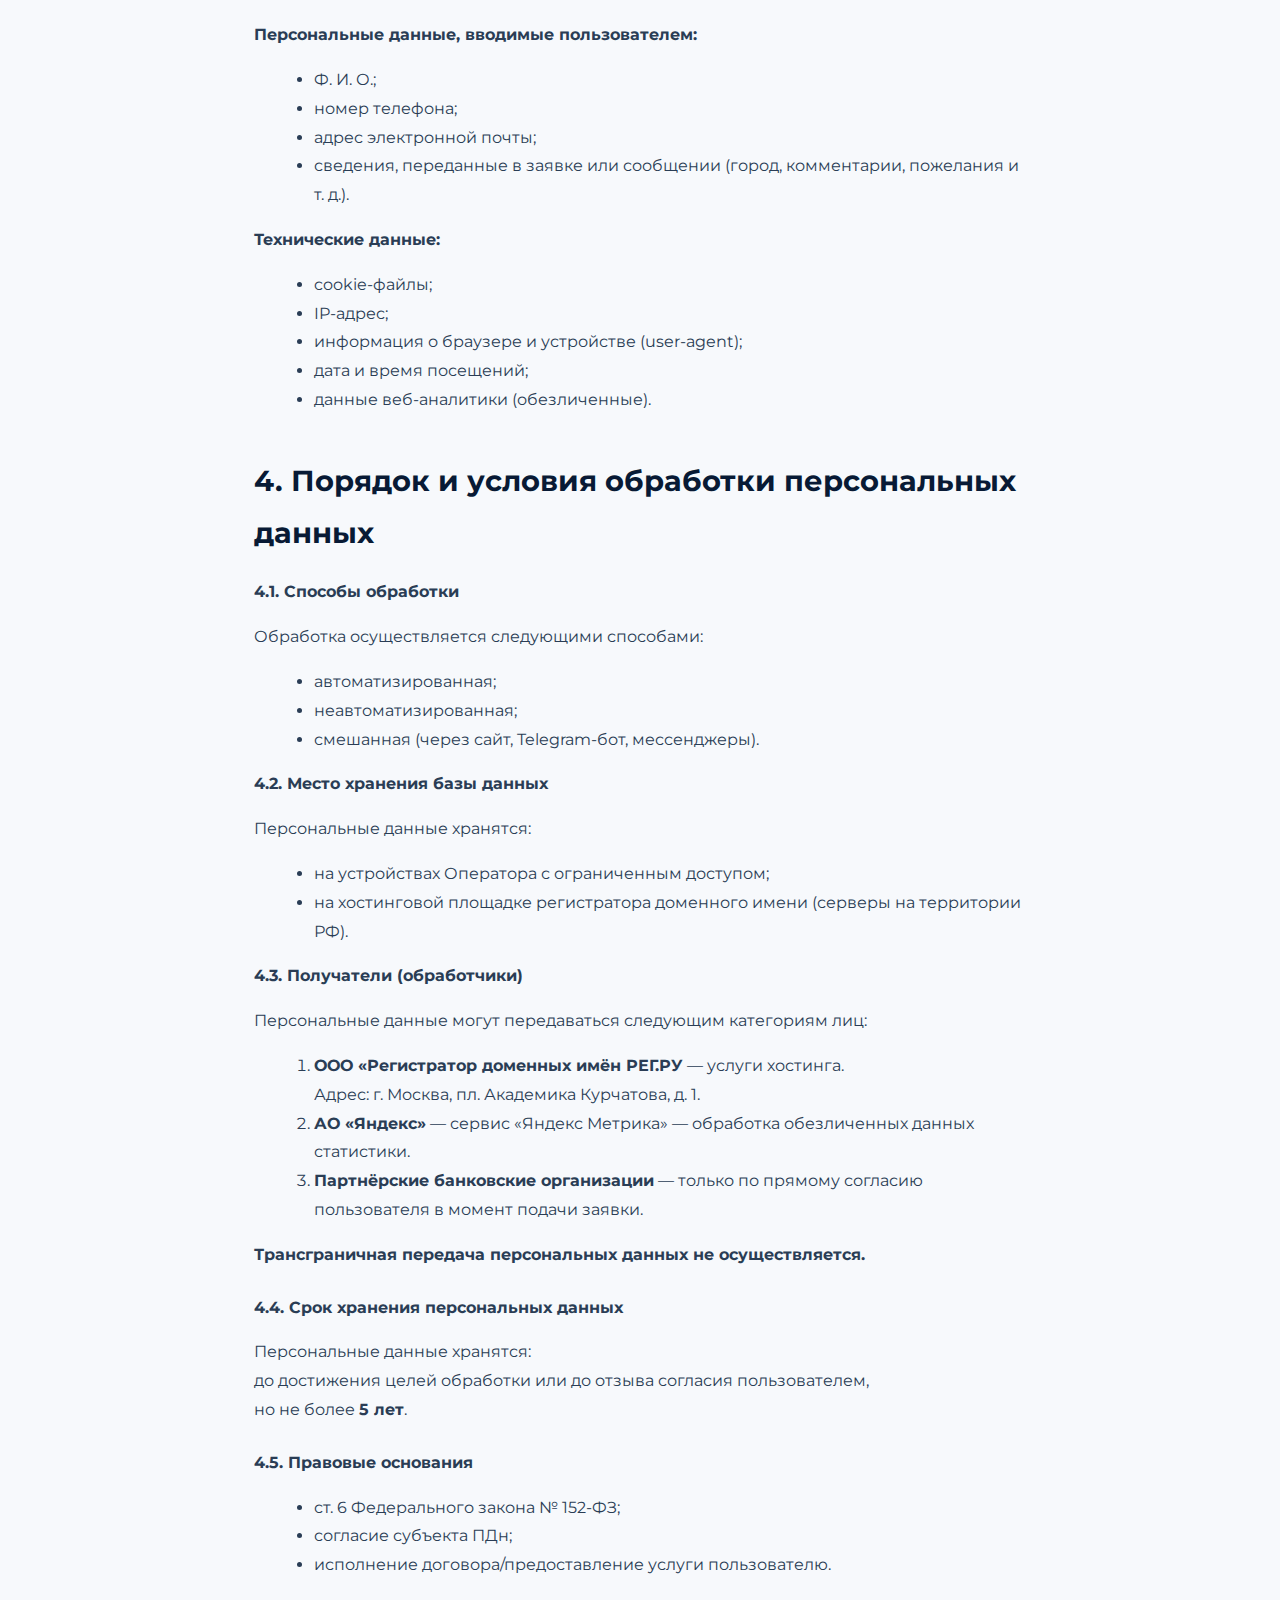
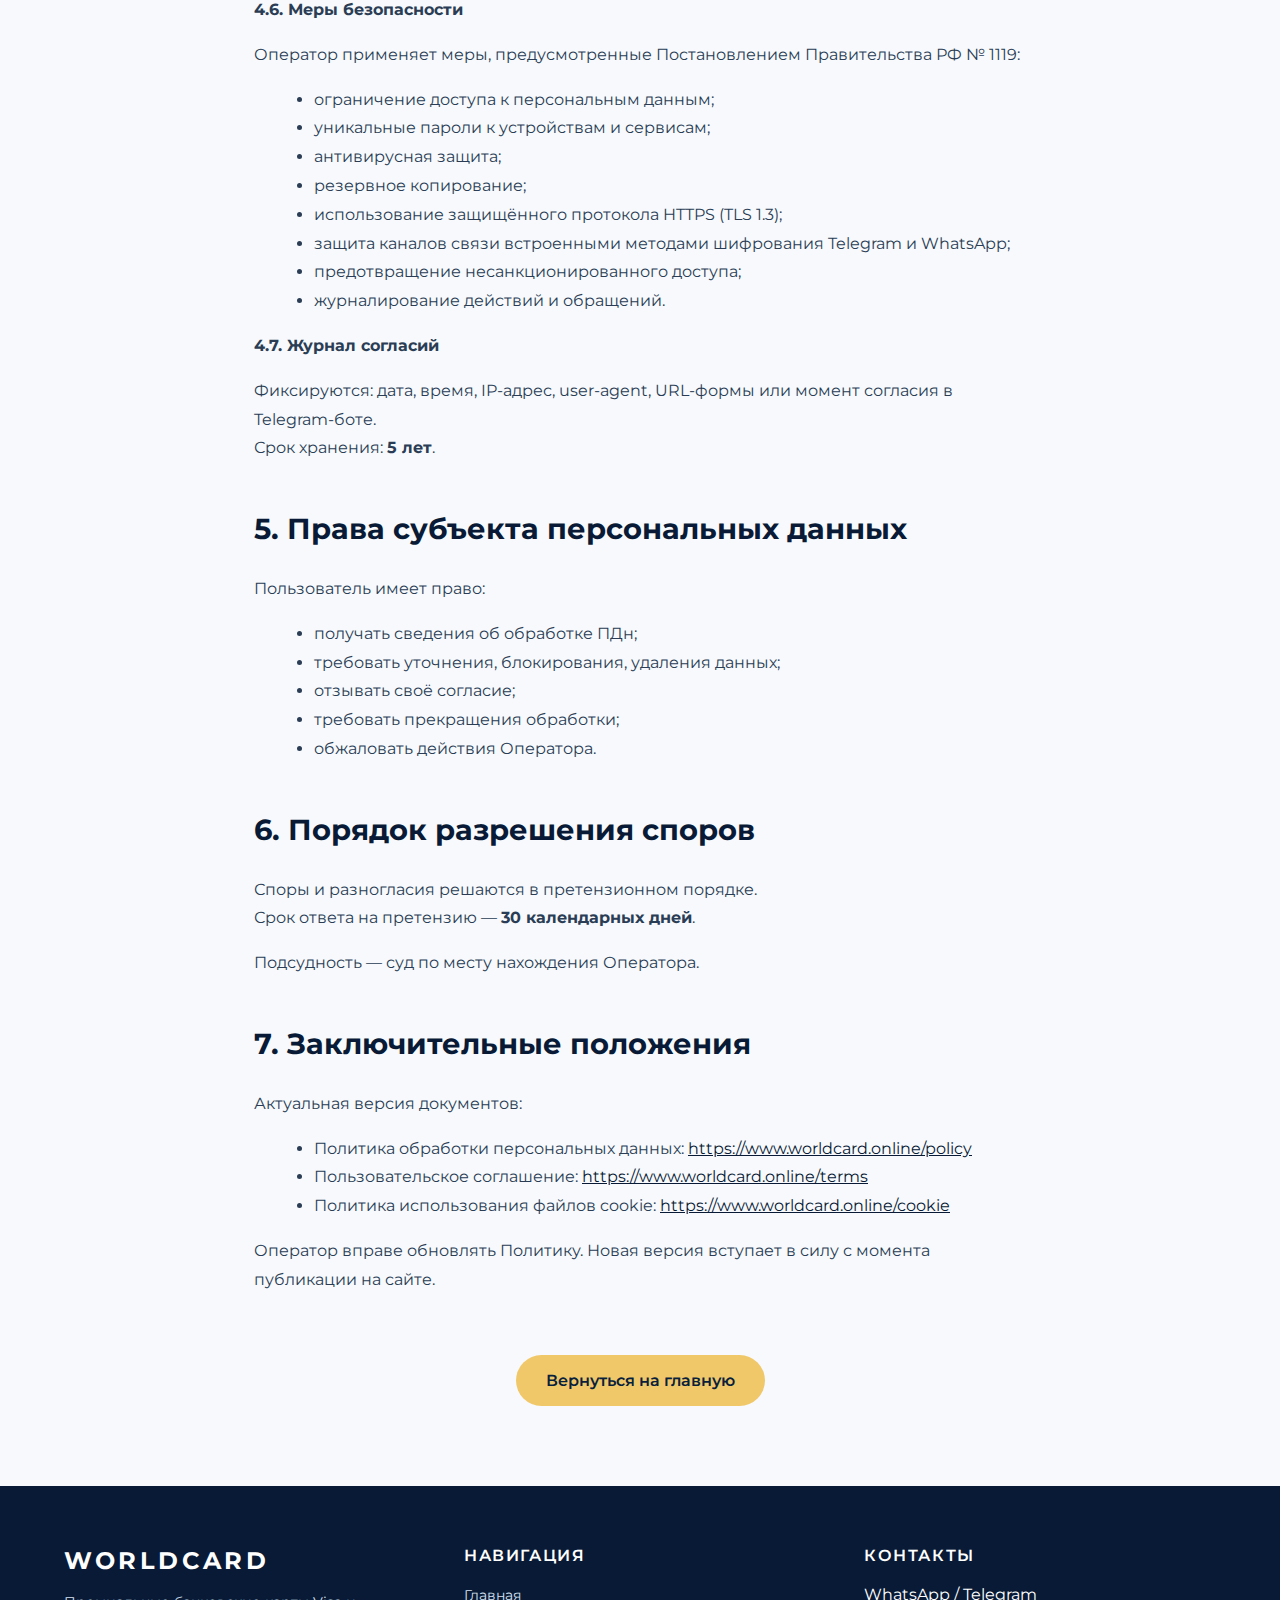
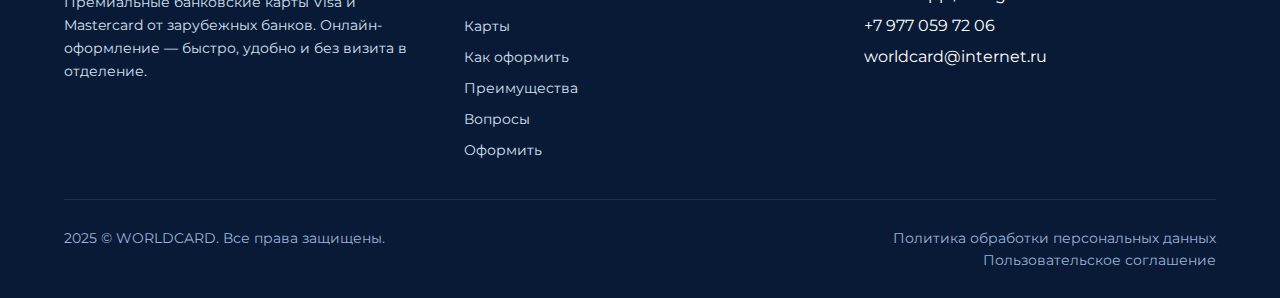
<file: policy/index.html>
<!DOCTYPE html>
<html lang="ru">
  <head>
    <meta charset="UTF-8" />
    <meta name="viewport" content="width=device-width, initial-scale=1.0" />
    <meta name="description" content="Политика обработки персональных данных WORLDCARD" />
    <title>Политика обработки персональных данных — WORLDCARD</title>
    <link rel="icon" type="image/svg+xml" href="data:image/svg+xml,<svg xmlns='http://www.w3.org/2000/svg' viewBox='0 0 100 100'><text y='.9em' font-size='90'>💳</text></svg>" />
    <link rel="preconnect" href="https://fonts.googleapis.com" />
    <link rel="preconnect" href="https://fonts.gstatic.com" crossorigin />
    <link
      href="https://fonts.googleapis.com/css2?family=Montserrat:wght@400;500;600;700&display=swap"
      rel="stylesheet"
    />
    <link rel="stylesheet" href="../styles.css" />
  </head>
  <body>
    <header class="hero" style="min-height: auto; padding: 32px 5vw 40px;">
      <nav class="nav">
        <a href="https://www.worldcard.online" class="logo" style="text-decoration: none; color: inherit;">WORLDCARD</a>
        <button class="nav-toggle" aria-label="Открыть меню">
          <span></span>
          <span></span>
          <span></span>
        </button>
        <ul class="nav-links">
          <li><a href="/#home">Главная</a></li>
          <li><a href="/#cards">Карты</a></li>
          <li><a href="/#steps">Как оформить</a></li>
          <li><a href="/#advantages">Преимущества</a></li>
          <li><a href="/#faq">Вопросы</a></li>
          <li><a href="/#apply" class="btn primary">Оформить</a></li>
        </ul>
      </nav>
    </header>

    <main style="padding: 60px 5vw 80px; max-width: 900px; margin: 0 auto; background: #f7f9fc;">
      <h1 style="font-size: 2.5rem; margin-bottom: 20px; color: var(--bg-dark);">Политика в отношении обработки персональных данных</h1>
      <p style="color: var(--text-muted); margin-bottom: 40px; font-size: 0.95rem;">для сайта <a href="https://www.worldcard.online" style="color: var(--bg-dark);">https://www.worldcard.online</a></p>
      
      <div style="line-height: 1.8; color: #2a3d55;">
        <p style="margin-bottom: 24px;">Документ разработан во исполнение п. 2 ч. 1 ст. 18.1 Федерального закона № 152-ФЗ «О персональных данных» и действует для сайта worldcard.online и всех его поддоменов, а также Telegram-бота, WhatsApp-канала и иных цифровых каналов связи, используемых Оператором.</p>

        <h2 style="font-size: 1.8rem; margin-top: 40px; margin-bottom: 20px; color: var(--bg-dark);">1. Оператор</h2>

        <p style="margin-bottom: 12px;">Индивидуальный предприниматель Халимов Искандарджон Самандарович</p>
        <p style="margin-bottom: 12px;"><strong>ОГРНИП:</strong> 322200000056189</p>
        <p style="margin-bottom: 12px;"><strong>ИНН:</strong> 775145395034</p>

        <p style="margin-bottom: 12px;"><strong>Юридический адрес:</strong><br>364063, Чеченская Республика, г. Урус-Мартан, ул. Руслана Султановича Гайрбекова, д. 11</p>

        <p style="margin-bottom: 12px;"><strong>Телефон:</strong> +7 (939) 849-60-78</p>
        <p style="margin-bottom: 12px;"><strong>E-mail:</strong> <a href="mailto:isk9398496077@yandex.ru" style="color: var(--bg-dark); text-decoration: underline;">isk9398496077@yandex.ru</a></p>

        <p style="margin-bottom: 24px;"><strong>Ответственный за организацию обработки ПДн:</strong><br>ИП Халимов И. С. (<a href="mailto:isk9398496077@yandex.ru" style="color: var(--bg-dark); text-decoration: underline;">isk9398496077@yandex.ru</a>)</p>

        <h2 style="font-size: 1.8rem; margin-top: 40px; margin-bottom: 20px; color: var(--bg-dark);">2. Цели обработки персональных данных</h2>

        <p style="margin-bottom: 12px;">Персональные данные обрабатываются Оператором для достижения следующих целей:</p>
        <ol style="margin-left: 20px; margin-bottom: 24px;">
          <li>оформление и передача заявок на выпуск банковских карт партнёрским организациям (по договорённости);</li>
          <li>консультирование пользователей и обратная связь по их обращениям;</li>
          <li>взаимодействие с пользователем в рамках исполнения договора/оказания услуги;</li>
          <li>ведение журналов обращений и заявок;</li>
          <li>аналитика и улучшение работы сайта с использованием обезличенных данных (веб-аналитика);</li>
          <li>обеспечение функционирования Telegram-бота и иных каналов связи;</li>
          <li>выполнение обязанностей Оператора в соответствии с законодательством РФ.</li>
        </ol>

        <h2 style="font-size: 1.8rem; margin-top: 40px; margin-bottom: 20px; color: var(--bg-dark);">3. Состав обрабатываемых персональных данных</h2>

        <p style="margin-bottom: 12px;">Оператор обрабатывает следующие категории данных:</p>

        <p style="margin-bottom: 12px;"><strong>Персональные данные, вводимые пользователем:</strong></p>
        <ul style="margin-left: 20px; margin-bottom: 12px;">
          <li>Ф. И. О.;</li>
          <li>номер телефона;</li>
          <li>адрес электронной почты;</li>
          <li>сведения, переданные в заявке или сообщении (город, комментарии, пожелания и т. д.).</li>
        </ul>

        <p style="margin-bottom: 12px;"><strong>Технические данные:</strong></p>
        <ul style="margin-left: 20px; margin-bottom: 24px;">
          <li>cookie-файлы;</li>
          <li>IP-адрес;</li>
          <li>информация о браузере и устройстве (user-agent);</li>
          <li>дата и время посещений;</li>
          <li>данные веб-аналитики (обезличенные).</li>
        </ul>

        <h2 style="font-size: 1.8rem; margin-top: 40px; margin-bottom: 20px; color: var(--bg-dark);">4. Порядок и условия обработки персональных данных</h2>

        <p style="margin-bottom: 12px;"><strong>4.1. Способы обработки</strong></p>
        <p style="margin-bottom: 12px;">Обработка осуществляется следующими способами:</p>
        <ul style="margin-left: 20px; margin-bottom: 12px;">
          <li>автоматизированная;</li>
          <li>неавтоматизированная;</li>
          <li>смешанная (через сайт, Telegram-бот, мессенджеры).</li>
        </ul>

        <p style="margin-bottom: 12px;"><strong>4.2. Место хранения базы данных</strong></p>
        <p style="margin-bottom: 12px;">Персональные данные хранятся:</p>
        <ul style="margin-left: 20px; margin-bottom: 12px;">
          <li>на устройствах Оператора с ограниченным доступом;</li>
          <li>на хостинговой площадке регистратора доменного имени (серверы на территории РФ).</li>
        </ul>

        <p style="margin-bottom: 12px;"><strong>4.3. Получатели (обработчики)</strong></p>
        <p style="margin-bottom: 12px;">Персональные данные могут передаваться следующим категориям лиц:</p>
        <ol style="margin-left: 20px; margin-bottom: 12px;">
          <li><strong>ООО «Регистратор доменных имён РЕГ.РУ</strong> — услуги хостинга.<br>Адрес: г. Москва, пл. Академика Курчатова, д. 1.</li>
          <li><strong>АО «Яндекс»</strong> — сервис «Яндекс Метрика» — обработка обезличенных данных статистики.</li>
          <li><strong>Партнёрские банковские организации</strong> — только по прямому согласию пользователя в момент подачи заявки.</li>
        </ol>

        <p style="margin-bottom: 24px;"><strong>Трансграничная передача персональных данных не осуществляется.</strong></p>

        <p style="margin-bottom: 12px;"><strong>4.4. Срок хранения персональных данных</strong></p>
        <p style="margin-bottom: 24px;">Персональные данные хранятся:<br>до достижения целей обработки или до отзыва согласия пользователем,<br>но не более <strong>5 лет</strong>.</p>

        <p style="margin-bottom: 12px;"><strong>4.5. Правовые основания</strong></p>
        <ul style="margin-left: 20px; margin-bottom: 12px;">
          <li>ст. 6 Федерального закона № 152-ФЗ;</li>
          <li>согласие субъекта ПДн;</li>
          <li>исполнение договора/предоставление услуги пользователю.</li>
        </ul>

        <p style="margin-bottom: 12px;"><strong>4.6. Меры безопасности</strong></p>
        <p style="margin-bottom: 12px;">Оператор применяет меры, предусмотренные Постановлением Правительства РФ № 1119:</p>
        <ul style="margin-left: 20px; margin-bottom: 12px;">
          <li>ограничение доступа к персональным данным;</li>
          <li>уникальные пароли к устройствам и сервисам;</li>
          <li>антивирусная защита;</li>
          <li>резервное копирование;</li>
          <li>использование защищённого протокола HTTPS (TLS 1.3);</li>
          <li>защита каналов связи встроенными методами шифрования Telegram и WhatsApp;</li>
          <li>предотвращение несанкционированного доступа;</li>
          <li>журналирование действий и обращений.</li>
        </ul>

        <p style="margin-bottom: 12px;"><strong>4.7. Журнал согласий</strong></p>
        <p style="margin-bottom: 24px;">Фиксируются: дата, время, IP-адрес, user-agent, URL-формы или момент согласия в Telegram-боте.<br>Срок хранения: <strong>5 лет</strong>.</p>

        <h2 style="font-size: 1.8rem; margin-top: 40px; margin-bottom: 20px; color: var(--bg-dark);">5. Права субъекта персональных данных</h2>

        <p style="margin-bottom: 12px;">Пользователь имеет право:</p>
        <ul style="margin-left: 20px; margin-bottom: 24px;">
          <li>получать сведения об обработке ПДн;</li>
          <li>требовать уточнения, блокирования, удаления данных;</li>
          <li>отзывать своё согласие;</li>
          <li>требовать прекращения обработки;</li>
          <li>обжаловать действия Оператора.</li>
        </ul>

        <h2 style="font-size: 1.8rem; margin-top: 40px; margin-bottom: 20px; color: var(--bg-dark);">6. Порядок разрешения споров</h2>

        <p style="margin-bottom: 12px;">Споры и разногласия решаются в претензионном порядке.<br>Срок ответа на претензию — <strong>30 календарных дней</strong>.</p>

        <p style="margin-bottom: 24px;">Подсудность — суд по месту нахождения Оператора.</p>

        <h2 style="font-size: 1.8rem; margin-top: 40px; margin-bottom: 20px; color: var(--bg-dark);">7. Заключительные положения</h2>

        <p style="margin-bottom: 12px;">Актуальная версия документов:</p>
        <ul style="margin-left: 20px; margin-bottom: 12px;">
          <li>Политика обработки персональных данных: <a href="https://www.worldcard.online/policy" style="color: var(--bg-dark); text-decoration: underline;">https://www.worldcard.online/policy</a></li>
          <li>Пользовательское соглашение: <a href="https://www.worldcard.online/terms" style="color: var(--bg-dark); text-decoration: underline;">https://www.worldcard.online/terms</a></li>
          <li>Политика использования файлов cookie: <a href="https://www.worldcard.online/cookie" style="color: var(--bg-dark); text-decoration: underline;">https://www.worldcard.online/cookie</a></li>
        </ul>

        <p style="margin-bottom: 24px;">Оператор вправе обновлять Политику. Новая версия вступает в силу с момента публикации на сайте.</p>
      </div>

      <div style="margin-top: 60px; text-align: center;">
        <a href="https://www.worldcard.online" class="btn primary" style="display: inline-block;">Вернуться на главную</a>
      </div>
    </main>

    <footer class="footer">
      <div class="footer-content">
        <div class="footer-section">
          <div class="footer-logo">WORLDCARD</div>
          <p class="footer-description">
            Премиальные банковские карты Visa и Mastercard от зарубежных банков. 
            Онлайн-оформление — быстро, удобно и без визита в отделение.
          </p>
        </div>

        <div class="footer-section">
          <h4 class="footer-title">Навигация</h4>
          <ul class="footer-links">
            <li><a href="/#home">Главная</a></li>
            <li><a href="/#cards">Карты</a></li>
            <li><a href="/#steps">Как оформить</a></li>
            <li><a href="/#advantages">Преимущества</a></li>
            <li><a href="/#faq">Вопросы</a></li>
            <li><a href="/#apply">Оформить</a></li>
          </ul>
        </div>

        <div class="footer-section">
          <h4 class="footer-title">Контакты</h4>
          <ul class="footer-contacts">
            <li>WhatsApp / Telegram</li>
            <li>+7 977 059 72 06</li>
            <li>worldcard@internet.ru</li>
          </ul>
        </div>
      </div>

      <div class="footer-bottom">
        <p>2025 © WORLDCARD. Все права защищены.</p>
        <div class="footer-bottom-info">
          <a href="/policy">Политика обработки персональных данных</a>
          <a href="/terms">Пользовательское соглашение</a>
        </div>
      </div>
    </footer>

    <script>
      // Мобильное меню
      const navToggle = document.querySelector('.nav-toggle');
      if (navToggle) {
        navToggle.addEventListener('click', () => {
          document.body.classList.toggle('nav-open');
        });
      }

      // Закрытие мобильного меню при клике на ссылку
      document.querySelectorAll('.nav-links a').forEach(link => {
        link.addEventListener('click', () => {
          document.body.classList.remove('nav-open');
        });
      });
    </script>
  </body>
</html>
</file>
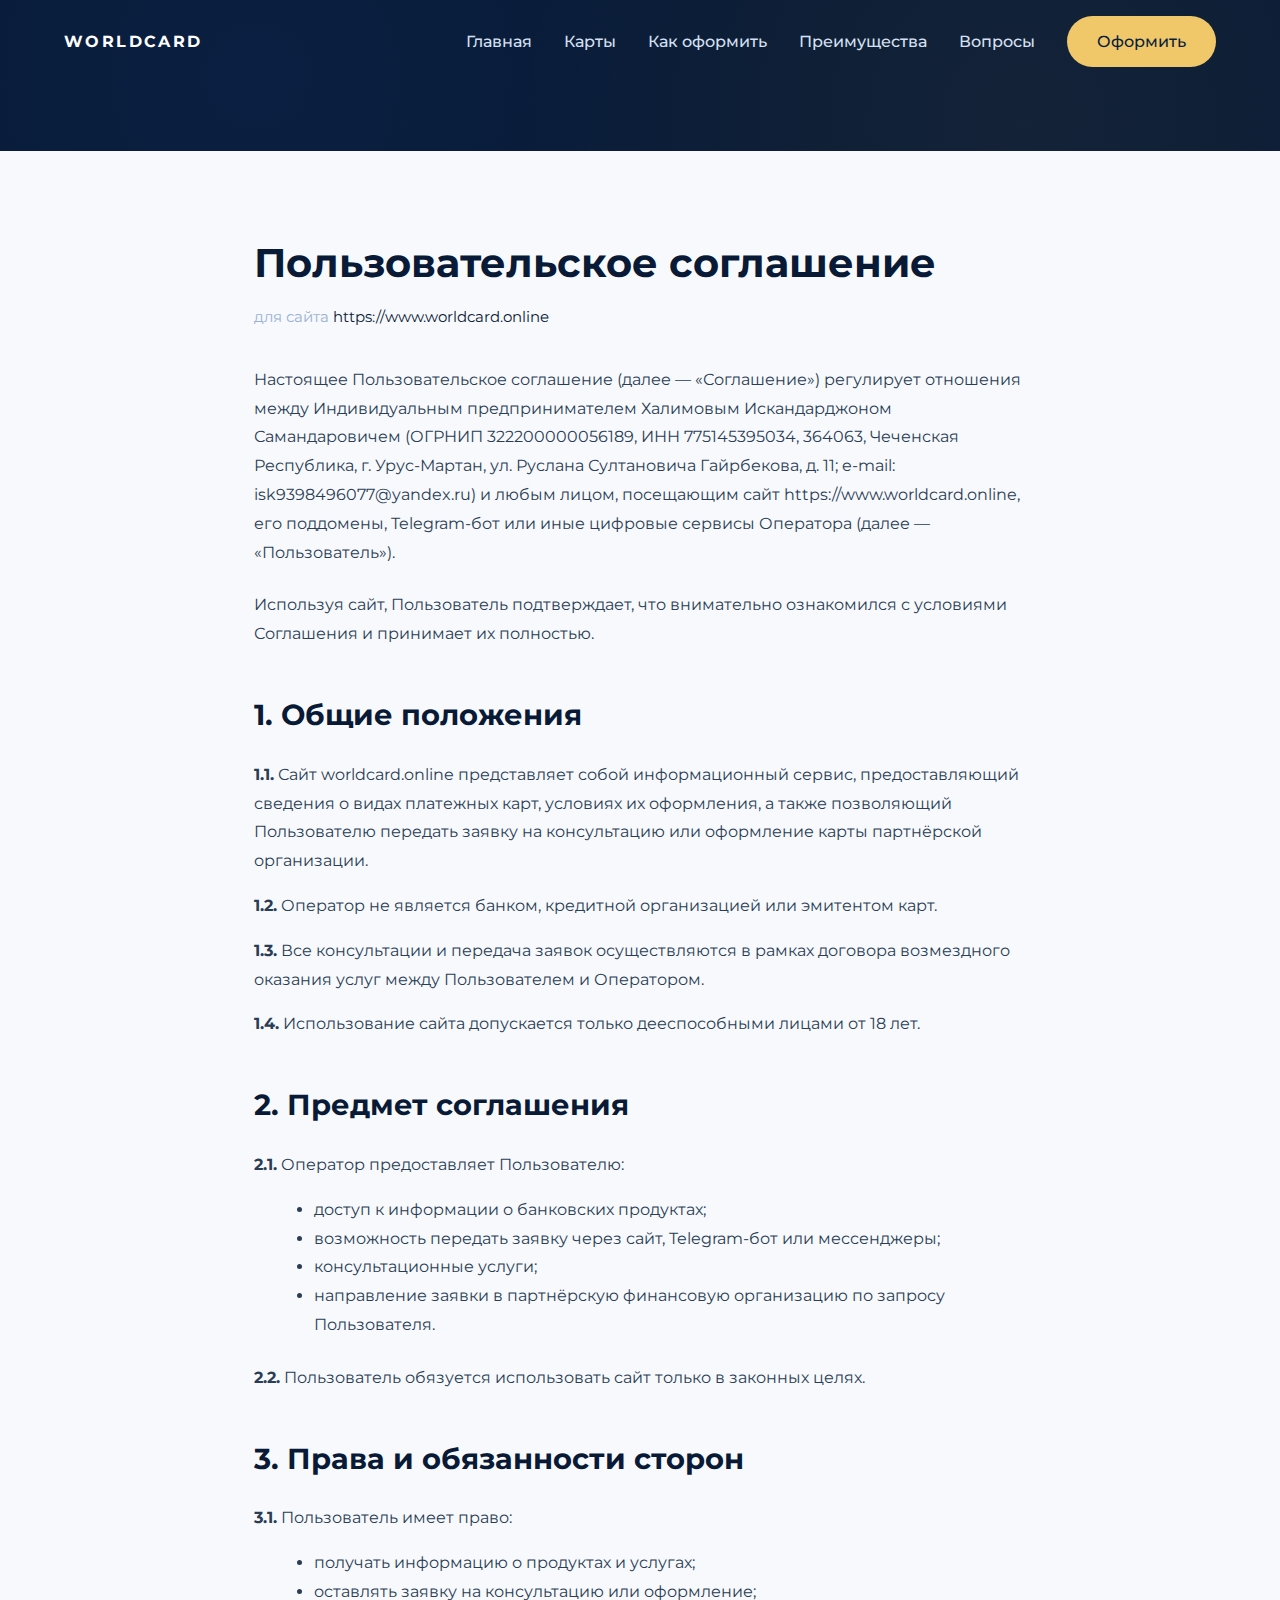
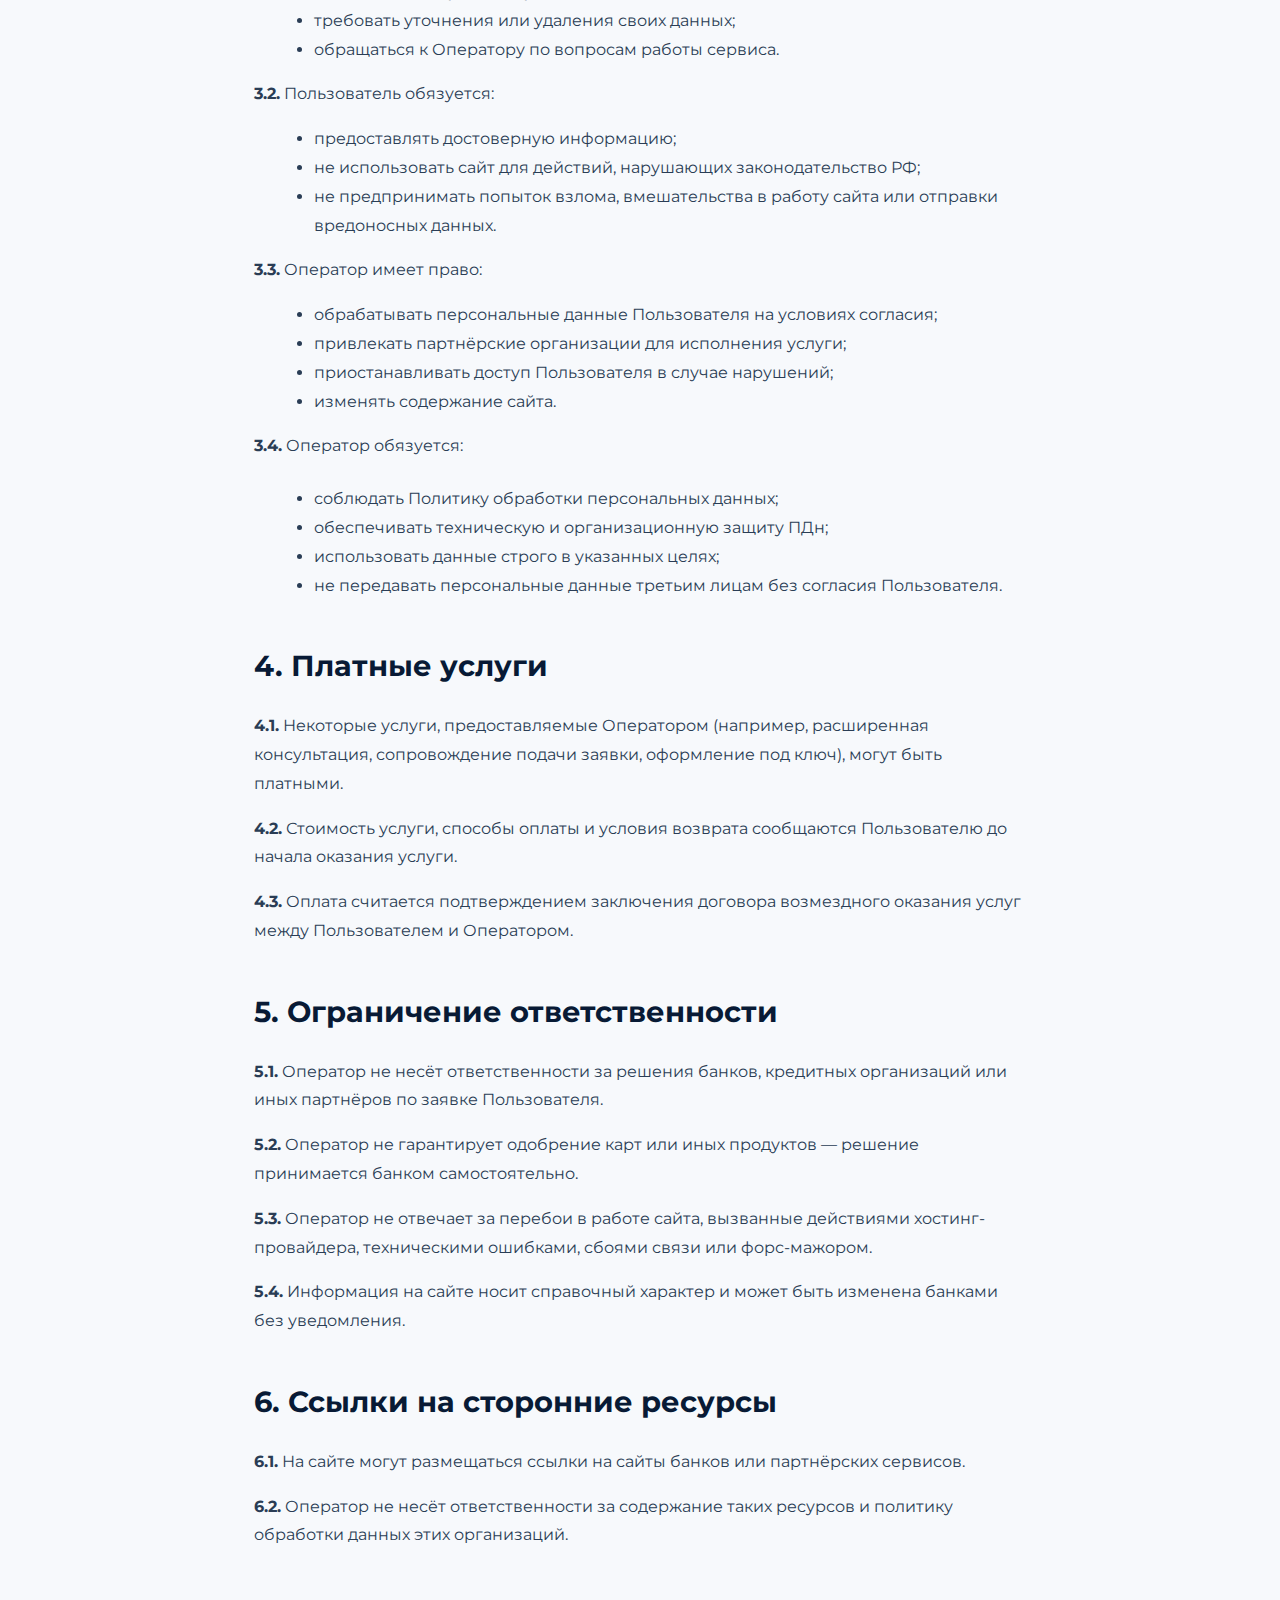
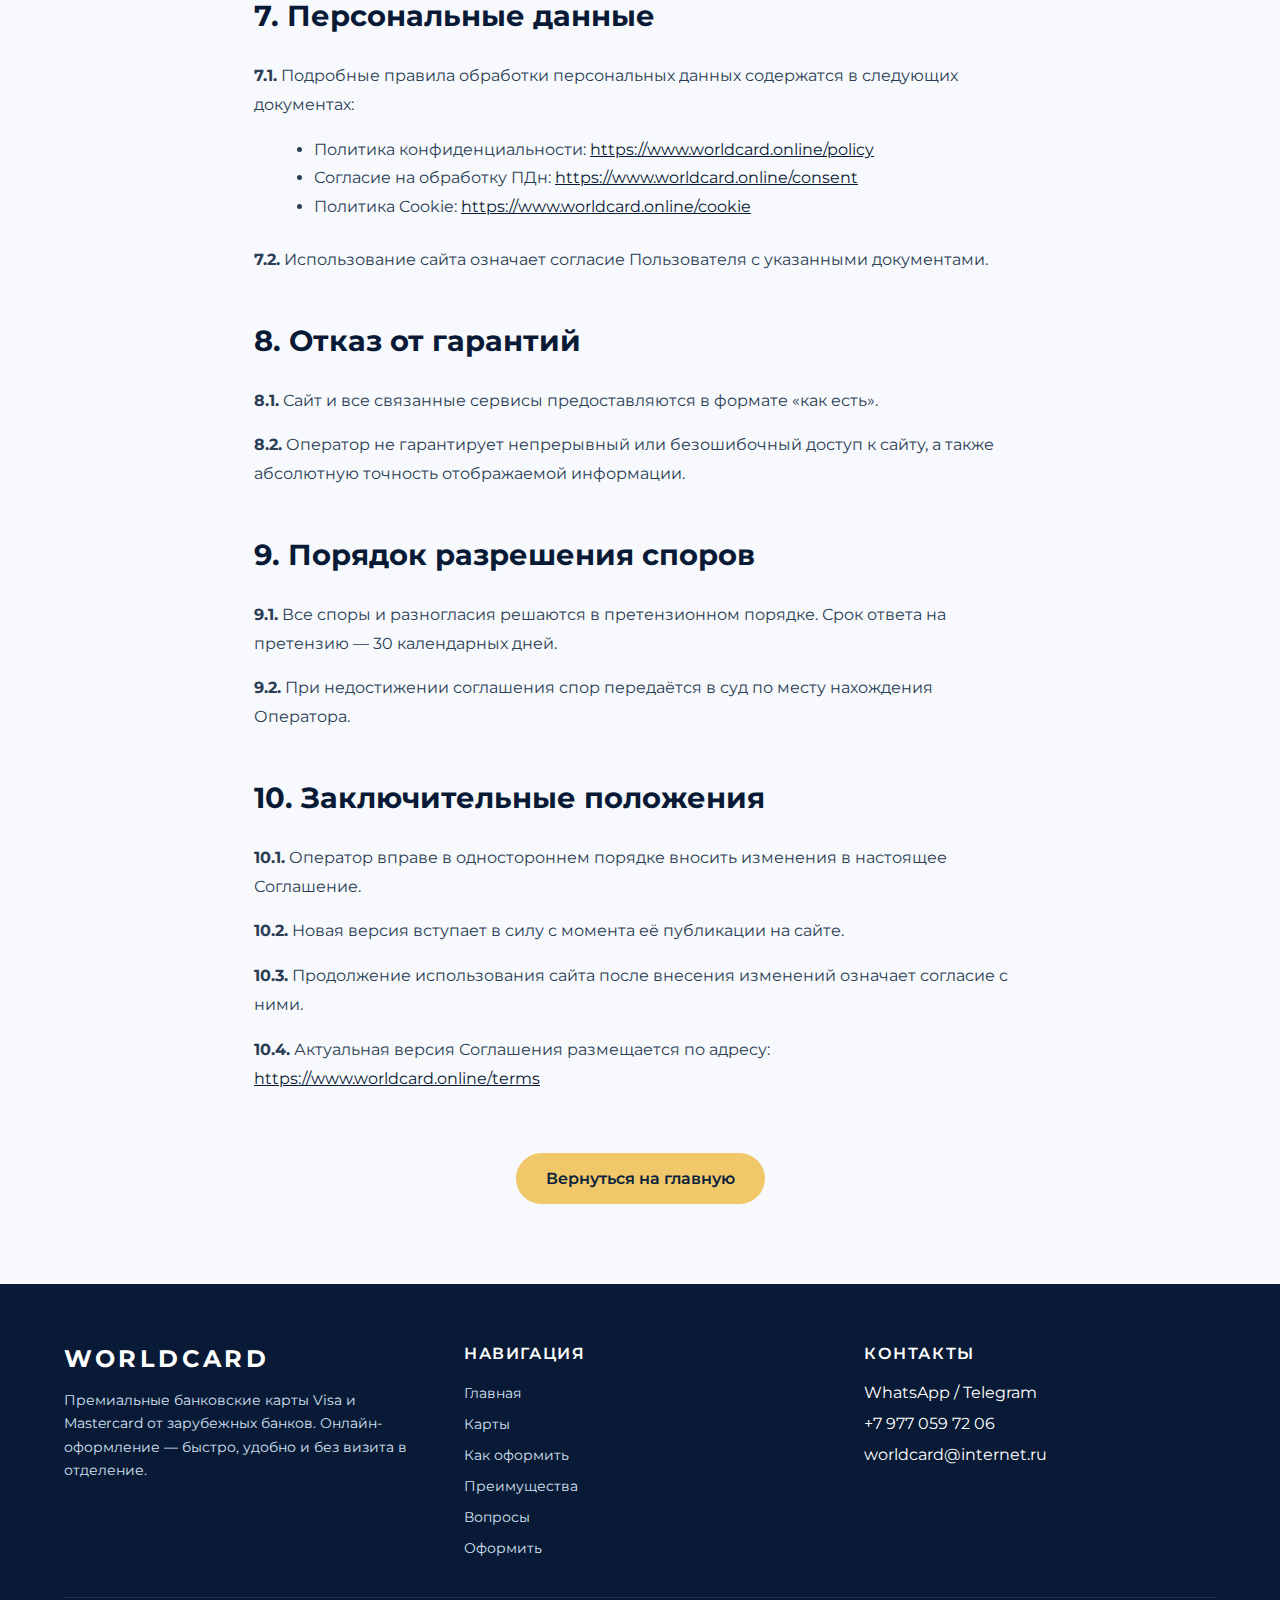
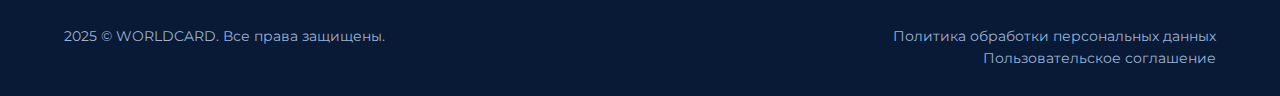
<file: terms/index.html>
<!DOCTYPE html>
<html lang="ru">
  <head>
    <meta charset="UTF-8" />
    <meta name="viewport" content="width=device-width, initial-scale=1.0" />
    <meta name="description" content="Пользовательское соглашение WORLDCARD" />
    <title>Пользовательское соглашение — WORLDCARD</title>
    <link rel="icon" type="image/svg+xml" href="data:image/svg+xml,<svg xmlns='http://www.w3.org/2000/svg' viewBox='0 0 100 100'><text y='.9em' font-size='90'>💳</text></svg>" />
    <link rel="preconnect" href="https://fonts.googleapis.com" />
    <link rel="preconnect" href="https://fonts.gstatic.com" crossorigin />
    <link
      href="https://fonts.googleapis.com/css2?family=Montserrat:wght@400;500;600;700&display=swap"
      rel="stylesheet"
    />
    <link rel="stylesheet" href="../styles.css" />
  </head>
  <body>
    <header class="hero" style="min-height: auto; padding: 32px 5vw 40px;">
      <nav class="nav">
        <a href="https://www.worldcard.online" class="logo" style="text-decoration: none; color: inherit;">WORLDCARD</a>
        <button class="nav-toggle" aria-label="Открыть меню">
          <span></span>
          <span></span>
          <span></span>
        </button>
        <ul class="nav-links">
          <li><a href="/#home">Главная</a></li>
          <li><a href="/#cards">Карты</a></li>
          <li><a href="/#steps">Как оформить</a></li>
          <li><a href="/#advantages">Преимущества</a></li>
          <li><a href="/#faq">Вопросы</a></li>
          <li><a href="/#apply" class="btn primary">Оформить</a></li>
        </ul>
      </nav>
    </header>

    <main style="padding: 60px 5vw 80px; max-width: 900px; margin: 0 auto; background: #f7f9fc;">
      <h1 style="font-size: 2.5rem; margin-bottom: 20px; color: var(--bg-dark);">Пользовательское соглашение</h1>
      <p style="color: var(--text-muted); margin-bottom: 40px; font-size: 0.95rem;">для сайта <a href="https://www.worldcard.online" style="color: var(--bg-dark);">https://www.worldcard.online</a></p>
      
      <div style="line-height: 1.8; color: #2a3d55;">
        <p style="margin-bottom: 24px;">Настоящее Пользовательское соглашение (далее — «Соглашение») регулирует отношения между Индивидуальным предпринимателем Халимовым Искандарджоном Самандаровичем (ОГРНИП 322200000056189, ИНН 775145395034, 364063, Чеченская Республика, г. Урус-Мартан, ул. Руслана Султановича Гайрбекова, д. 11; e-mail: isk9398496077@yandex.ru) и любым лицом, посещающим сайт https://www.worldcard.online, его поддомены, Telegram-бот или иные цифровые сервисы Оператора (далее — «Пользователь»).</p>

        <p style="margin-bottom: 24px;">Используя сайт, Пользователь подтверждает, что внимательно ознакомился с условиями Соглашения и принимает их полностью.</p>

        <h2 style="font-size: 1.8rem; margin-top: 40px; margin-bottom: 20px; color: var(--bg-dark);">1. Общие положения</h2>

        <p style="margin-bottom: 12px;"><strong>1.1.</strong> Сайт worldcard.online представляет собой информационный сервис, предоставляющий сведения о видах платежных карт, условиях их оформления, а также позволяющий Пользователю передать заявку на консультацию или оформление карты партнёрской организации.</p>

        <p style="margin-bottom: 12px;"><strong>1.2.</strong> Оператор не является банком, кредитной организацией или эмитентом карт.</p>

        <p style="margin-bottom: 12px;"><strong>1.3.</strong> Все консультации и передача заявок осуществляются в рамках договора возмездного оказания услуг между Пользователем и Оператором.</p>

        <p style="margin-bottom: 24px;"><strong>1.4.</strong> Использование сайта допускается только дееспособными лицами от 18 лет.</p>

        <h2 style="font-size: 1.8rem; margin-top: 40px; margin-bottom: 20px; color: var(--bg-dark);">2. Предмет соглашения</h2>

        <p style="margin-bottom: 12px;"><strong>2.1.</strong> Оператор предоставляет Пользователю:</p>
        <ul style="margin-left: 20px; margin-bottom: 24px;">
          <li>доступ к информации о банковских продуктах;</li>
          <li>возможность передать заявку через сайт, Telegram-бот или мессенджеры;</li>
          <li>консультационные услуги;</li>
          <li>направление заявки в партнёрскую финансовую организацию по запросу Пользователя.</li>
        </ul>

        <p style="margin-bottom: 24px;"><strong>2.2.</strong> Пользователь обязуется использовать сайт только в законных целях.</p>

        <h2 style="font-size: 1.8rem; margin-top: 40px; margin-bottom: 20px; color: var(--bg-dark);">3. Права и обязанности сторон</h2>

        <p style="margin-bottom: 12px;"><strong>3.1.</strong> Пользователь имеет право:</p>
        <ul style="margin-left: 20px; margin-bottom: 12px;">
          <li>получать информацию о продуктах и услугах;</li>
          <li>оставлять заявку на консультацию или оформление;</li>
          <li>требовать уточнения или удаления своих данных;</li>
          <li>обращаться к Оператору по вопросам работы сервиса.</li>
        </ul>

        <p style="margin-bottom: 12px;"><strong>3.2.</strong> Пользователь обязуется:</p>
        <ul style="margin-left: 20px; margin-bottom: 12px;">
          <li>предоставлять достоверную информацию;</li>
          <li>не использовать сайт для действий, нарушающих законодательство РФ;</li>
          <li>не предпринимать попыток взлома, вмешательства в работу сайта или отправки вредоносных данных.</li>
        </ul>

        <p style="margin-bottom: 12px;"><strong>3.3.</strong> Оператор имеет право:</p>
        <ul style="margin-left: 20px; margin-bottom: 12px;">
          <li>обрабатывать персональные данные Пользователя на условиях согласия;</li>
          <li>привлекать партнёрские организации для исполнения услуги;</li>
          <li>приостанавливать доступ Пользователя в случае нарушений;</li>
          <li>изменять содержание сайта.</li>
        </ul>

        <p style="margin-bottom: 24px;"><strong>3.4.</strong> Оператор обязуется:</p>
        <ul style="margin-left: 20px; margin-bottom: 24px;">
          <li>соблюдать Политику обработки персональных данных;</li>
          <li>обеспечивать техническую и организационную защиту ПДн;</li>
          <li>использовать данные строго в указанных целях;</li>
          <li>не передавать персональные данные третьим лицам без согласия Пользователя.</li>
        </ul>

        <h2 style="font-size: 1.8rem; margin-top: 40px; margin-bottom: 20px; color: var(--bg-dark);">4. Платные услуги</h2>

        <p style="margin-bottom: 12px;"><strong>4.1.</strong> Некоторые услуги, предоставляемые Оператором (например, расширенная консультация, сопровождение подачи заявки, оформление под ключ), могут быть платными.</p>

        <p style="margin-bottom: 12px;"><strong>4.2.</strong> Стоимость услуги, способы оплаты и условия возврата сообщаются Пользователю до начала оказания услуги.</p>

        <p style="margin-bottom: 24px;"><strong>4.3.</strong> Оплата считается подтверждением заключения договора возмездного оказания услуг между Пользователем и Оператором.</p>

        <h2 style="font-size: 1.8rem; margin-top: 40px; margin-bottom: 20px; color: var(--bg-dark);">5. Ограничение ответственности</h2>

        <p style="margin-bottom: 12px;"><strong>5.1.</strong> Оператор не несёт ответственности за решения банков, кредитных организаций или иных партнёров по заявке Пользователя.</p>

        <p style="margin-bottom: 12px;"><strong>5.2.</strong> Оператор не гарантирует одобрение карт или иных продуктов — решение принимается банком самостоятельно.</p>

        <p style="margin-bottom: 12px;"><strong>5.3.</strong> Оператор не отвечает за перебои в работе сайта, вызванные действиями хостинг-провайдера, техническими ошибками, сбоями связи или форс-мажором.</p>

        <p style="margin-bottom: 24px;"><strong>5.4.</strong> Информация на сайте носит справочный характер и может быть изменена банками без уведомления.</p>

        <h2 style="font-size: 1.8rem; margin-top: 40px; margin-bottom: 20px; color: var(--bg-dark);">6. Ссылки на сторонние ресурсы</h2>

        <p style="margin-bottom: 12px;"><strong>6.1.</strong> На сайте могут размещаться ссылки на сайты банков или партнёрских сервисов.</p>

        <p style="margin-bottom: 24px;"><strong>6.2.</strong> Оператор не несёт ответственности за содержание таких ресурсов и политику обработки данных этих организаций.</p>

        <h2 style="font-size: 1.8rem; margin-top: 40px; margin-bottom: 20px; color: var(--bg-dark);">7. Персональные данные</h2>

        <p style="margin-bottom: 12px;"><strong>7.1.</strong> Подробные правила обработки персональных данных содержатся в следующих документах:</p>
        <ul style="margin-left: 20px; margin-bottom: 24px;">
          <li>Политика конфиденциальности: <a href="https://www.worldcard.online/policy" style="color: var(--bg-dark); text-decoration: underline;">https://www.worldcard.online/policy</a></li>
          <li>Согласие на обработку ПДн: <a href="https://www.worldcard.online/consent" style="color: var(--bg-dark); text-decoration: underline;">https://www.worldcard.online/consent</a></li>
          <li>Политика Cookie: <a href="https://www.worldcard.online/cookie" style="color: var(--bg-dark); text-decoration: underline;">https://www.worldcard.online/cookie</a></li>
        </ul>

        <p style="margin-bottom: 24px;"><strong>7.2.</strong> Использование сайта означает согласие Пользователя с указанными документами.</p>

        <h2 style="font-size: 1.8rem; margin-top: 40px; margin-bottom: 20px; color: var(--bg-dark);">8. Отказ от гарантий</h2>

        <p style="margin-bottom: 12px;"><strong>8.1.</strong> Сайт и все связанные сервисы предоставляются в формате «как есть».</p>

        <p style="margin-bottom: 24px;"><strong>8.2.</strong> Оператор не гарантирует непрерывный или безошибочный доступ к сайту, а также абсолютную точность отображаемой информации.</p>

        <h2 style="font-size: 1.8rem; margin-top: 40px; margin-bottom: 20px; color: var(--bg-dark);">9. Порядок разрешения споров</h2>

        <p style="margin-bottom: 12px;"><strong>9.1.</strong> Все споры и разногласия решаются в претензионном порядке. Срок ответа на претензию — 30 календарных дней.</p>

        <p style="margin-bottom: 24px;"><strong>9.2.</strong> При недостижении соглашения спор передаётся в суд по месту нахождения Оператора.</p>

        <h2 style="font-size: 1.8rem; margin-top: 40px; margin-bottom: 20px; color: var(--bg-dark);">10. Заключительные положения</h2>

        <p style="margin-bottom: 12px;"><strong>10.1.</strong> Оператор вправе в одностороннем порядке вносить изменения в настоящее Соглашение.</p>

        <p style="margin-bottom: 12px;"><strong>10.2.</strong> Новая версия вступает в силу с момента её публикации на сайте.</p>

        <p style="margin-bottom: 12px;"><strong>10.3.</strong> Продолжение использования сайта после внесения изменений означает согласие с ними.</p>

        <p style="margin-bottom: 24px;"><strong>10.4.</strong> Актуальная версия Соглашения размещается по адресу: <a href="https://www.worldcard.online/terms" style="color: var(--bg-dark); text-decoration: underline;">https://www.worldcard.online/terms</a></p>
      </div>

      <div style="margin-top: 60px; text-align: center;">
        <a href="https://www.worldcard.online" class="btn primary" style="display: inline-block;">Вернуться на главную</a>
      </div>
    </main>

    <footer class="footer">
      <div class="footer-content">
        <div class="footer-section">
          <div class="footer-logo">WORLDCARD</div>
          <p class="footer-description">
            Премиальные банковские карты Visa и Mastercard от зарубежных банков. 
            Онлайн-оформление — быстро, удобно и без визита в отделение.
          </p>
        </div>

        <div class="footer-section">
          <h4 class="footer-title">Навигация</h4>
          <ul class="footer-links">
            <li><a href="/#home">Главная</a></li>
            <li><a href="/#cards">Карты</a></li>
            <li><a href="/#steps">Как оформить</a></li>
            <li><a href="/#advantages">Преимущества</a></li>
            <li><a href="/#faq">Вопросы</a></li>
            <li><a href="/#apply">Оформить</a></li>
          </ul>
        </div>

        <div class="footer-section">
          <h4 class="footer-title">Контакты</h4>
          <ul class="footer-contacts">
            <li>WhatsApp / Telegram</li>
            <li>+7 977 059 72 06</li>
            <li>worldcard@internet.ru</li>
          </ul>
        </div>
      </div>

      <div class="footer-bottom">
        <p>2025 © WORLDCARD. Все права защищены.</p>
        <div class="footer-bottom-info">
          <a href="/policy">Политика обработки персональных данных</a>
          <a href="/terms">Пользовательское соглашение</a>
        </div>
      </div>
    </footer>

    <script>
      // Мобильное меню
      const navToggle = document.querySelector('.nav-toggle');
      if (navToggle) {
        navToggle.addEventListener('click', () => {
          document.body.classList.toggle('nav-open');
        });
      }

      // Закрытие мобильного меню при клике на ссылку
      document.querySelectorAll('.nav-links a').forEach(link => {
        link.addEventListener('click', () => {
          document.body.classList.remove('nav-open');
        });
      });
    </script>
  </body>
</html>
</file>
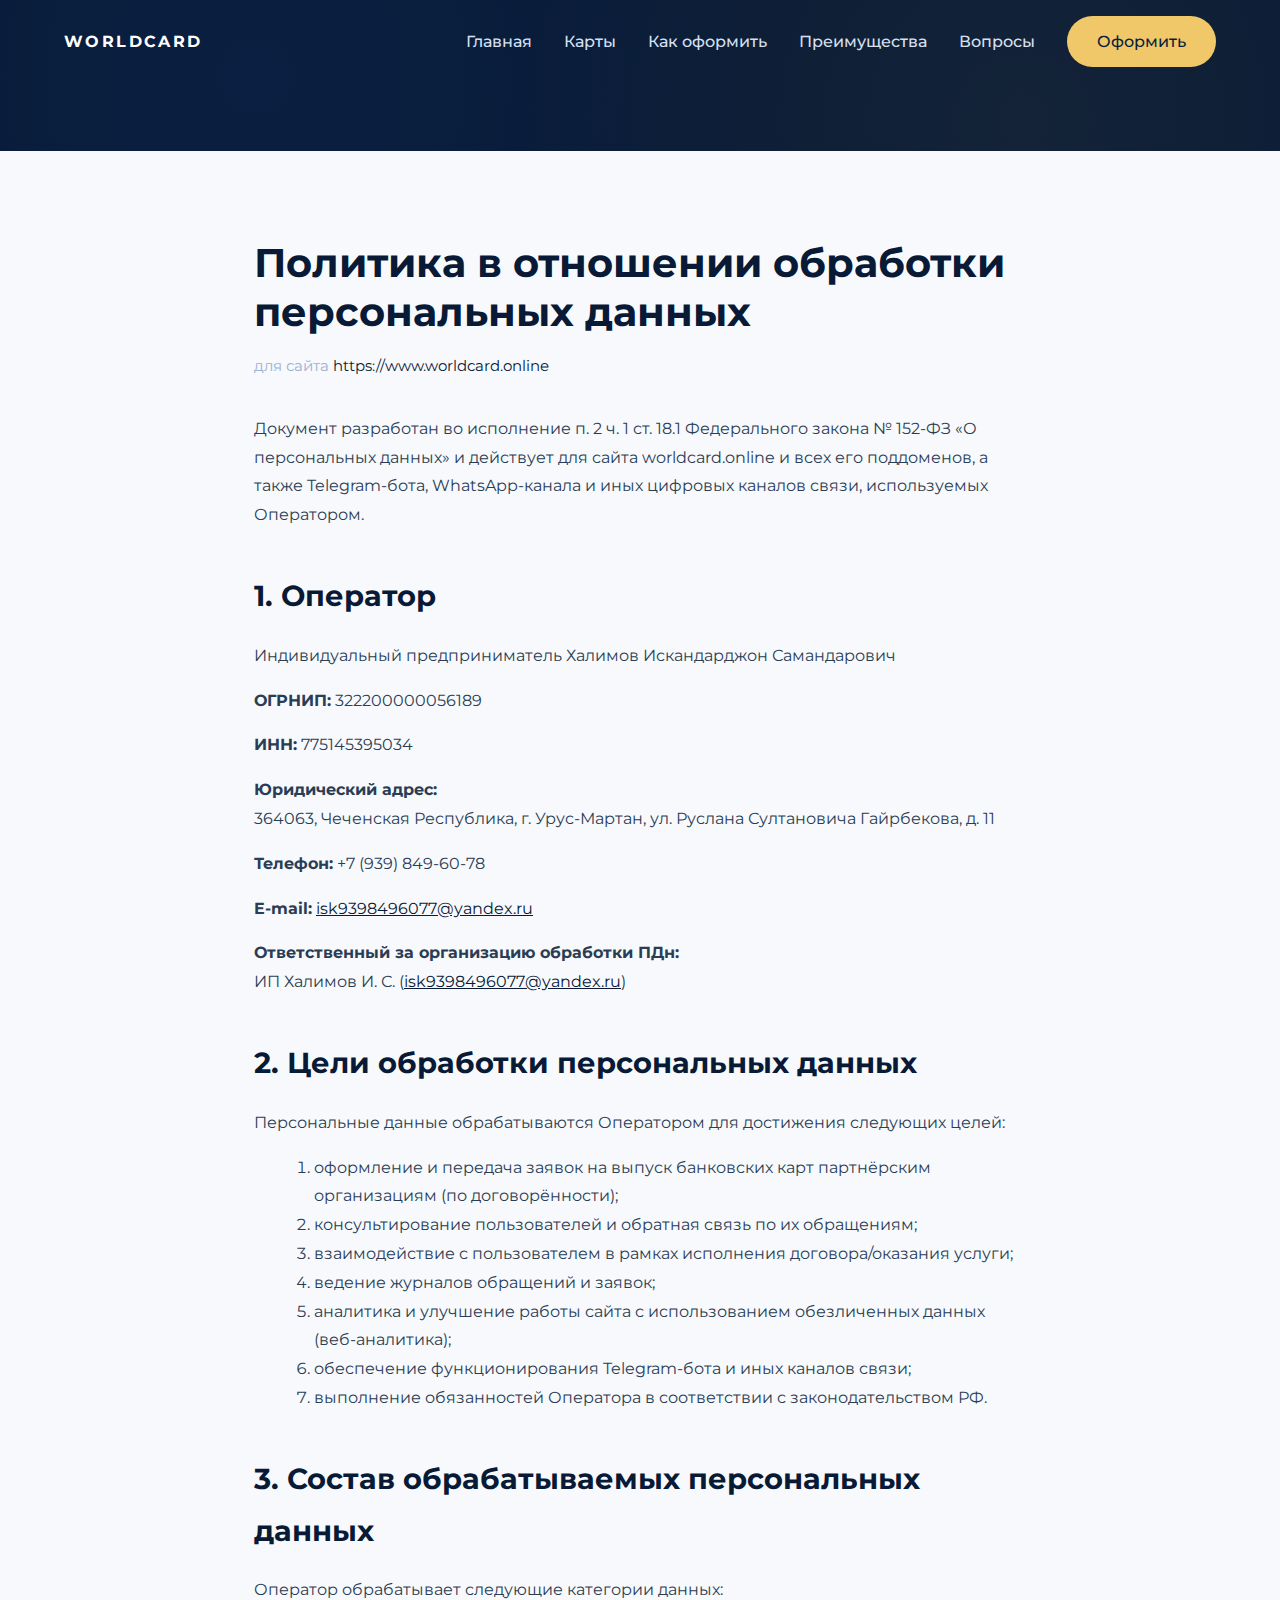
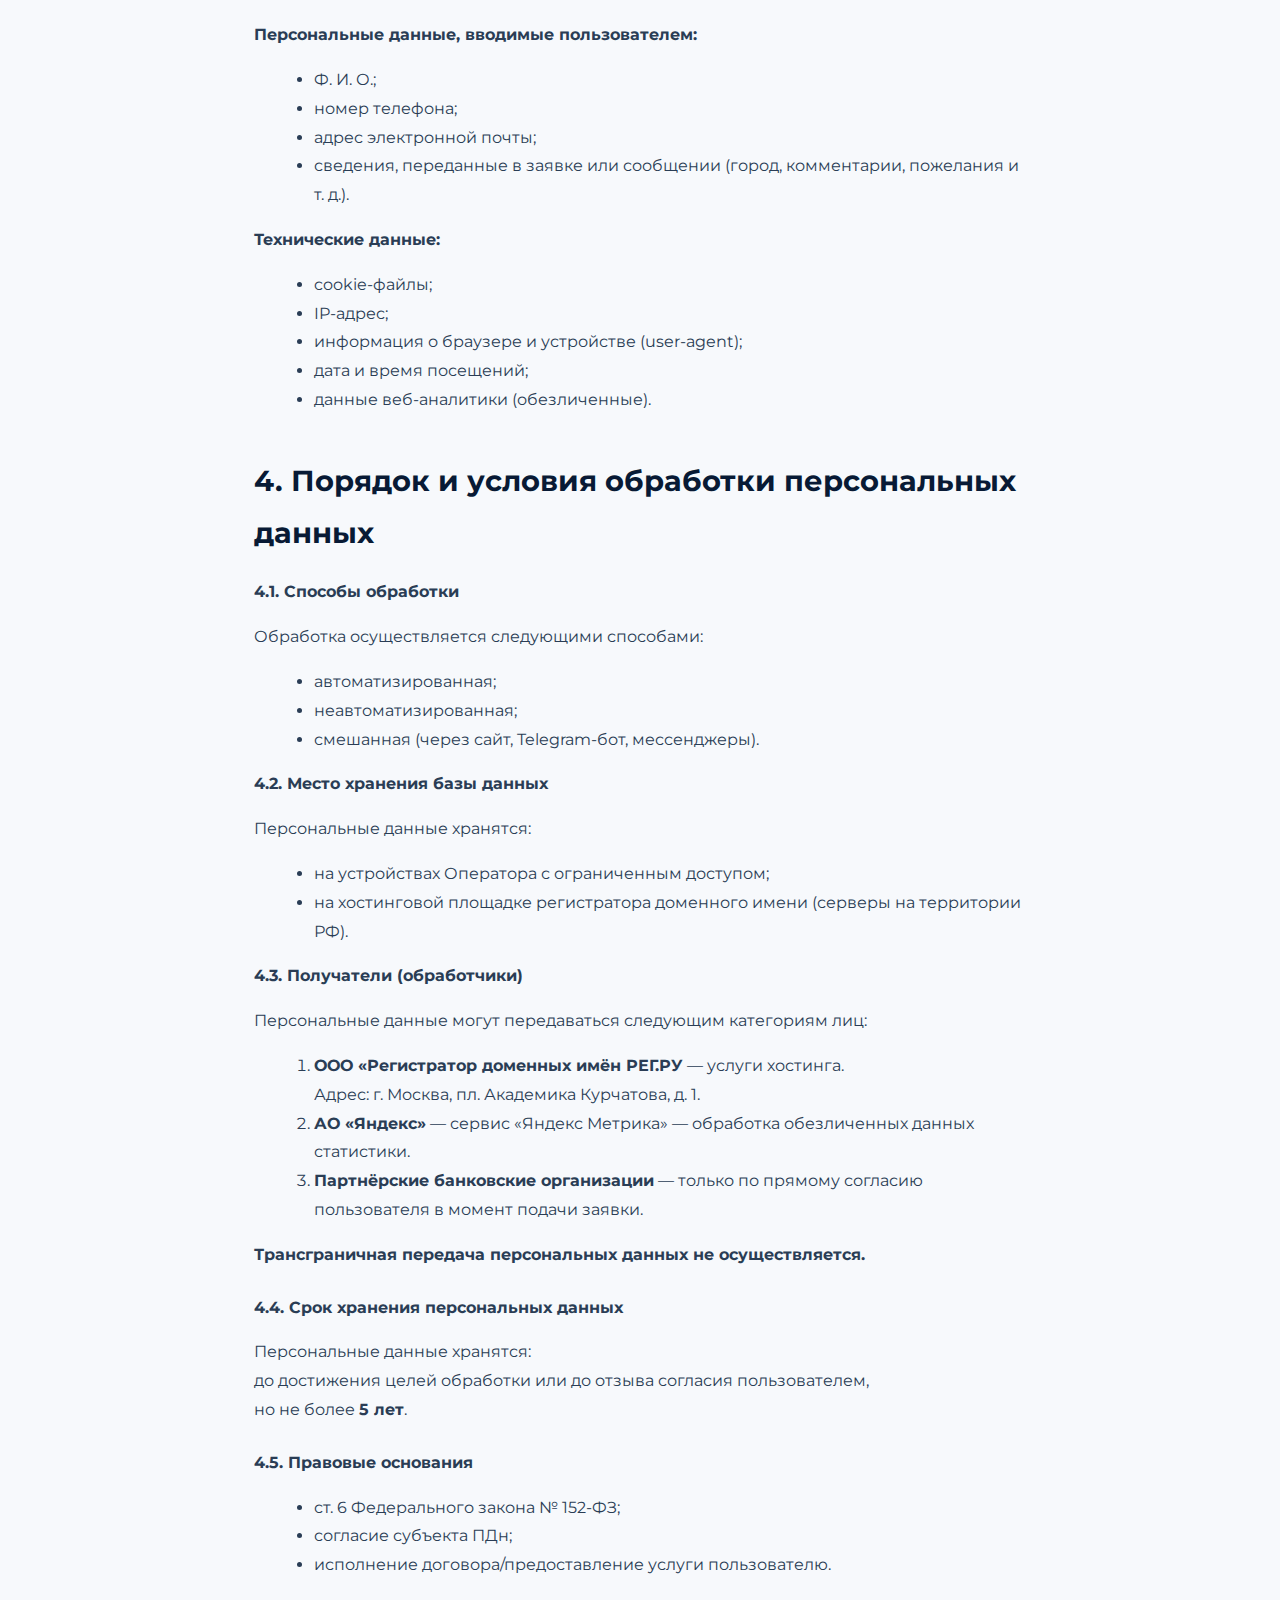
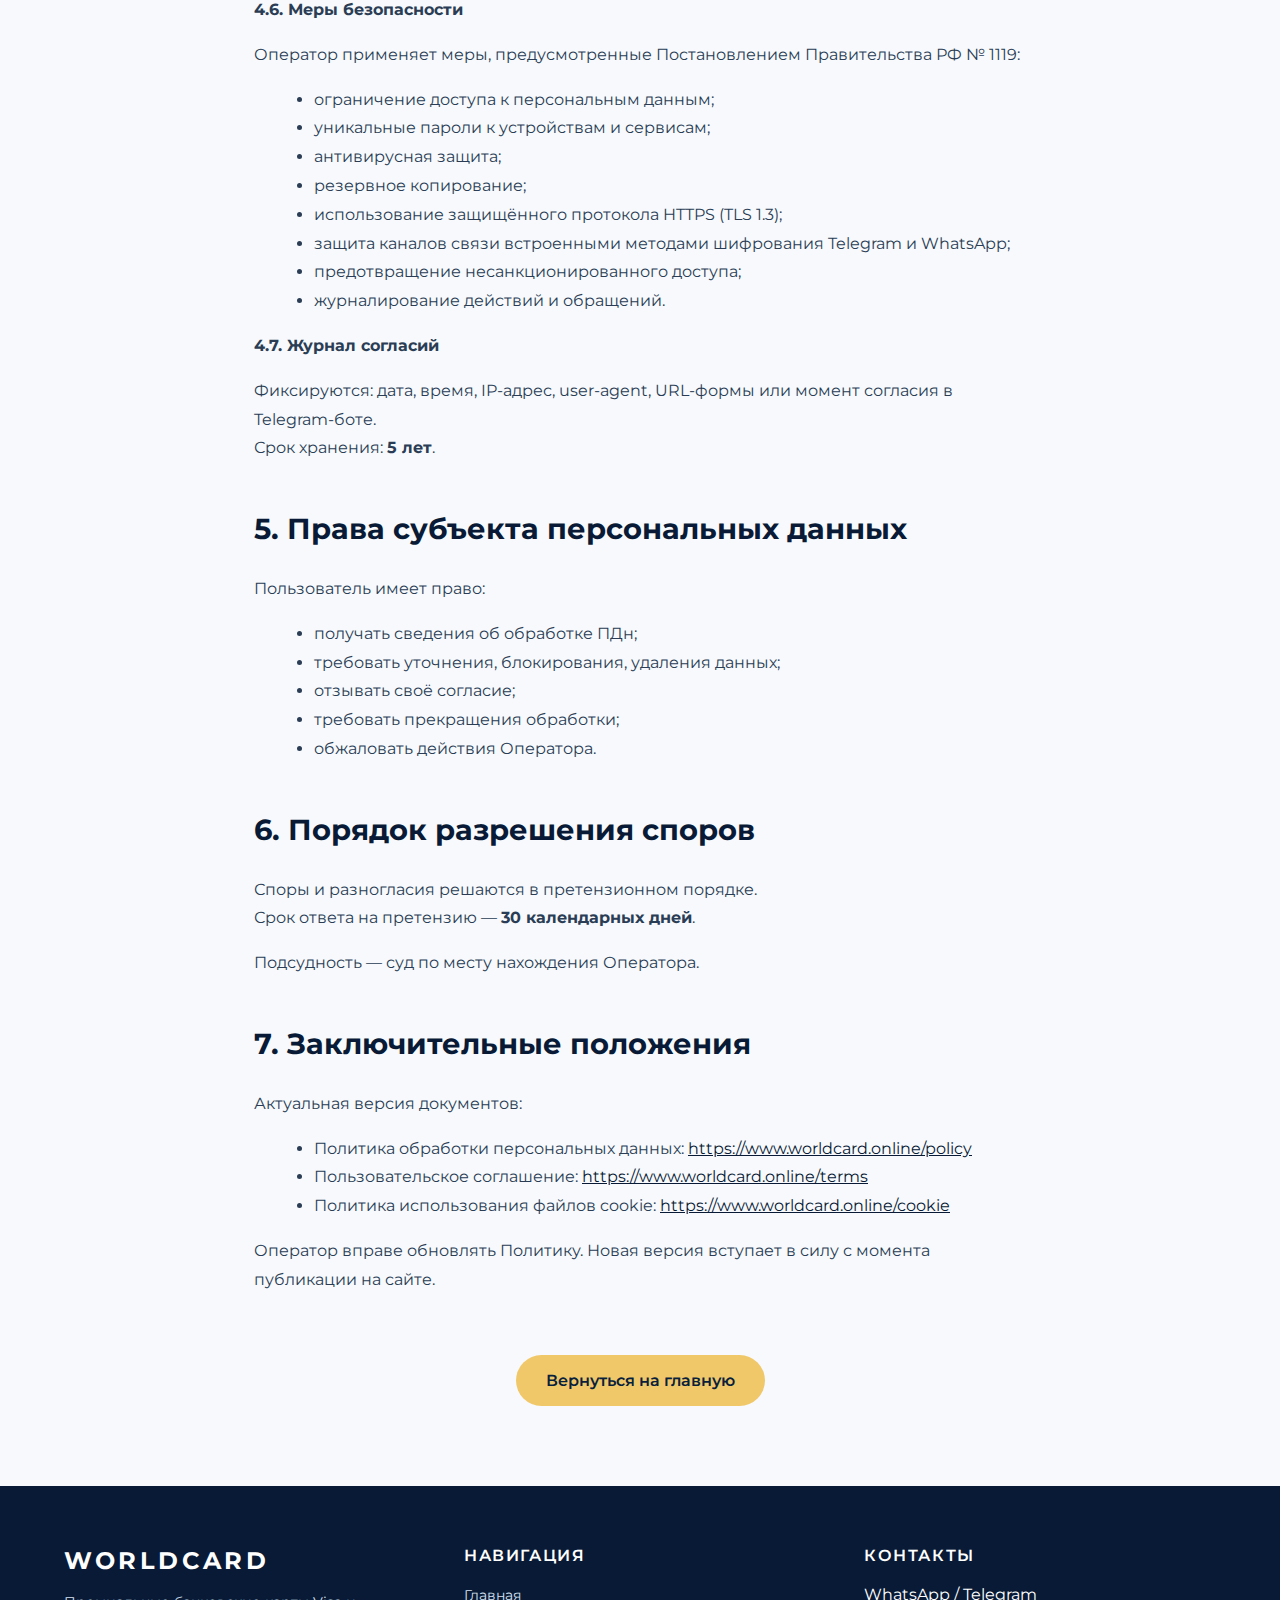
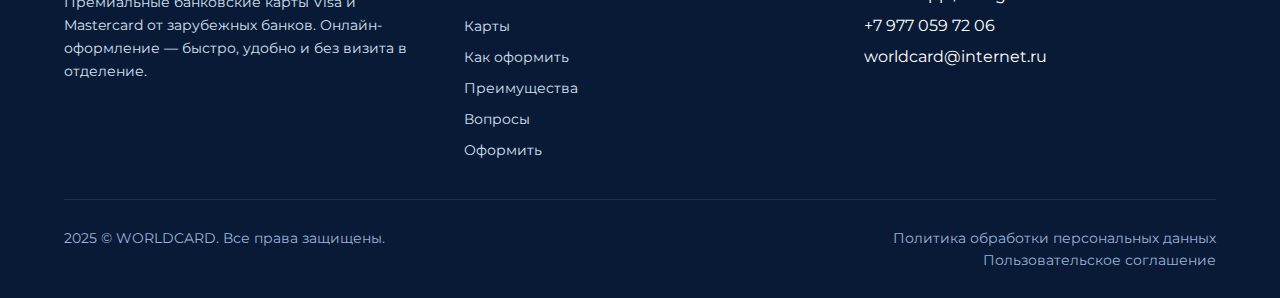
<file: policy.html>
<!DOCTYPE html>
<html lang="ru">
  <head>
    <meta charset="UTF-8" />
    <meta name="viewport" content="width=device-width, initial-scale=1.0" />
    <meta name="description" content="Политика обработки персональных данных WORLDCARD" />
    <title>Политика обработки персональных данных — WORLDCARD</title>
    <link rel="icon" type="image/svg+xml" href="data:image/svg+xml,<svg xmlns='http://www.w3.org/2000/svg' viewBox='0 0 100 100'><text y='.9em' font-size='90'>💳</text></svg>" />
    <link rel="preconnect" href="https://fonts.googleapis.com" />
    <link rel="preconnect" href="https://fonts.gstatic.com" crossorigin />
    <link
      href="https://fonts.googleapis.com/css2?family=Montserrat:wght@400;500;600;700&display=swap"
      rel="stylesheet"
    />
    <link rel="stylesheet" href="styles.css" />
  </head>
  <body>
    <header class="hero" style="min-height: auto; padding: 32px 5vw 40px;">
      <nav class="nav">
        <a href="index.html" class="logo" style="text-decoration: none; color: inherit;">WORLDCARD</a>
        <button class="nav-toggle" aria-label="Открыть меню">
          <span></span>
          <span></span>
          <span></span>
        </button>
        <ul class="nav-links">
          <li><a href="index.html#home">Главная</a></li>
          <li><a href="index.html#cards">Карты</a></li>
          <li><a href="index.html#steps">Как оформить</a></li>
          <li><a href="index.html#advantages">Преимущества</a></li>
          <li><a href="index.html#faq">Вопросы</a></li>
          <li><a href="index.html#apply" class="btn primary">Оформить</a></li>
        </ul>
      </nav>
    </header>

    <main style="padding: 60px 5vw 80px; max-width: 900px; margin: 0 auto; background: #f7f9fc;">
      <h1 style="font-size: 2.5rem; margin-bottom: 20px; color: var(--bg-dark);">Политика в отношении обработки персональных данных</h1>
      <p style="color: var(--text-muted); margin-bottom: 40px; font-size: 0.95rem;">для сайта <a href="https://www.worldcard.online" style="color: var(--bg-dark);">https://www.worldcard.online</a></p>
      
      <div style="line-height: 1.8; color: #2a3d55;">
        <p style="margin-bottom: 24px;">Документ разработан во исполнение п. 2 ч. 1 ст. 18.1 Федерального закона № 152-ФЗ «О персональных данных» и действует для сайта worldcard.online и всех его поддоменов, а также Telegram-бота, WhatsApp-канала и иных цифровых каналов связи, используемых Оператором.</p>

        <h2 style="font-size: 1.8rem; margin-top: 40px; margin-bottom: 20px; color: var(--bg-dark);">1. Оператор</h2>

        <p style="margin-bottom: 12px;">Индивидуальный предприниматель Халимов Искандарджон Самандарович</p>
        <p style="margin-bottom: 12px;"><strong>ОГРНИП:</strong> 322200000056189</p>
        <p style="margin-bottom: 12px;"><strong>ИНН:</strong> 775145395034</p>

        <p style="margin-bottom: 12px;"><strong>Юридический адрес:</strong><br>364063, Чеченская Республика, г. Урус-Мартан, ул. Руслана Султановича Гайрбекова, д. 11</p>

        <p style="margin-bottom: 12px;"><strong>Телефон:</strong> +7 (939) 849-60-78</p>
        <p style="margin-bottom: 12px;"><strong>E-mail:</strong> <a href="mailto:isk9398496077@yandex.ru" style="color: var(--bg-dark); text-decoration: underline;">isk9398496077@yandex.ru</a></p>

        <p style="margin-bottom: 24px;"><strong>Ответственный за организацию обработки ПДн:</strong><br>ИП Халимов И. С. (<a href="mailto:isk9398496077@yandex.ru" style="color: var(--bg-dark); text-decoration: underline;">isk9398496077@yandex.ru</a>)</p>

        <h2 style="font-size: 1.8rem; margin-top: 40px; margin-bottom: 20px; color: var(--bg-dark);">2. Цели обработки персональных данных</h2>

        <p style="margin-bottom: 12px;">Персональные данные обрабатываются Оператором для достижения следующих целей:</p>
        <ol style="margin-left: 20px; margin-bottom: 24px;">
          <li>оформление и передача заявок на выпуск банковских карт партнёрским организациям (по договорённости);</li>
          <li>консультирование пользователей и обратная связь по их обращениям;</li>
          <li>взаимодействие с пользователем в рамках исполнения договора/оказания услуги;</li>
          <li>ведение журналов обращений и заявок;</li>
          <li>аналитика и улучшение работы сайта с использованием обезличенных данных (веб-аналитика);</li>
          <li>обеспечение функционирования Telegram-бота и иных каналов связи;</li>
          <li>выполнение обязанностей Оператора в соответствии с законодательством РФ.</li>
        </ol>

        <h2 style="font-size: 1.8rem; margin-top: 40px; margin-bottom: 20px; color: var(--bg-dark);">3. Состав обрабатываемых персональных данных</h2>

        <p style="margin-bottom: 12px;">Оператор обрабатывает следующие категории данных:</p>

        <p style="margin-bottom: 12px;"><strong>Персональные данные, вводимые пользователем:</strong></p>
        <ul style="margin-left: 20px; margin-bottom: 12px;">
          <li>Ф. И. О.;</li>
          <li>номер телефона;</li>
          <li>адрес электронной почты;</li>
          <li>сведения, переданные в заявке или сообщении (город, комментарии, пожелания и т. д.).</li>
        </ul>

        <p style="margin-bottom: 12px;"><strong>Технические данные:</strong></p>
        <ul style="margin-left: 20px; margin-bottom: 24px;">
          <li>cookie-файлы;</li>
          <li>IP-адрес;</li>
          <li>информация о браузере и устройстве (user-agent);</li>
          <li>дата и время посещений;</li>
          <li>данные веб-аналитики (обезличенные).</li>
        </ul>

        <h2 style="font-size: 1.8rem; margin-top: 40px; margin-bottom: 20px; color: var(--bg-dark);">4. Порядок и условия обработки персональных данных</h2>

        <p style="margin-bottom: 12px;"><strong>4.1. Способы обработки</strong></p>
        <p style="margin-bottom: 12px;">Обработка осуществляется следующими способами:</p>
        <ul style="margin-left: 20px; margin-bottom: 12px;">
          <li>автоматизированная;</li>
          <li>неавтоматизированная;</li>
          <li>смешанная (через сайт, Telegram-бот, мессенджеры).</li>
        </ul>

        <p style="margin-bottom: 12px;"><strong>4.2. Место хранения базы данных</strong></p>
        <p style="margin-bottom: 12px;">Персональные данные хранятся:</p>
        <ul style="margin-left: 20px; margin-bottom: 12px;">
          <li>на устройствах Оператора с ограниченным доступом;</li>
          <li>на хостинговой площадке регистратора доменного имени (серверы на территории РФ).</li>
        </ul>

        <p style="margin-bottom: 12px;"><strong>4.3. Получатели (обработчики)</strong></p>
        <p style="margin-bottom: 12px;">Персональные данные могут передаваться следующим категориям лиц:</p>
        <ol style="margin-left: 20px; margin-bottom: 12px;">
          <li><strong>ООО «Регистратор доменных имён РЕГ.РУ</strong> — услуги хостинга.<br>Адрес: г. Москва, пл. Академика Курчатова, д. 1.</li>
          <li><strong>АО «Яндекс»</strong> — сервис «Яндекс Метрика» — обработка обезличенных данных статистики.</li>
          <li><strong>Партнёрские банковские организации</strong> — только по прямому согласию пользователя в момент подачи заявки.</li>
        </ol>

        <p style="margin-bottom: 24px;"><strong>Трансграничная передача персональных данных не осуществляется.</strong></p>

        <p style="margin-bottom: 12px;"><strong>4.4. Срок хранения персональных данных</strong></p>
        <p style="margin-bottom: 24px;">Персональные данные хранятся:<br>до достижения целей обработки или до отзыва согласия пользователем,<br>но не более <strong>5 лет</strong>.</p>

        <p style="margin-bottom: 12px;"><strong>4.5. Правовые основания</strong></p>
        <ul style="margin-left: 20px; margin-bottom: 12px;">
          <li>ст. 6 Федерального закона № 152-ФЗ;</li>
          <li>согласие субъекта ПДн;</li>
          <li>исполнение договора/предоставление услуги пользователю.</li>
        </ul>

        <p style="margin-bottom: 12px;"><strong>4.6. Меры безопасности</strong></p>
        <p style="margin-bottom: 12px;">Оператор применяет меры, предусмотренные Постановлением Правительства РФ № 1119:</p>
        <ul style="margin-left: 20px; margin-bottom: 12px;">
          <li>ограничение доступа к персональным данным;</li>
          <li>уникальные пароли к устройствам и сервисам;</li>
          <li>антивирусная защита;</li>
          <li>резервное копирование;</li>
          <li>использование защищённого протокола HTTPS (TLS 1.3);</li>
          <li>защита каналов связи встроенными методами шифрования Telegram и WhatsApp;</li>
          <li>предотвращение несанкционированного доступа;</li>
          <li>журналирование действий и обращений.</li>
        </ul>

        <p style="margin-bottom: 12px;"><strong>4.7. Журнал согласий</strong></p>
        <p style="margin-bottom: 24px;">Фиксируются: дата, время, IP-адрес, user-agent, URL-формы или момент согласия в Telegram-боте.<br>Срок хранения: <strong>5 лет</strong>.</p>

        <h2 style="font-size: 1.8rem; margin-top: 40px; margin-bottom: 20px; color: var(--bg-dark);">5. Права субъекта персональных данных</h2>

        <p style="margin-bottom: 12px;">Пользователь имеет право:</p>
        <ul style="margin-left: 20px; margin-bottom: 24px;">
          <li>получать сведения об обработке ПДн;</li>
          <li>требовать уточнения, блокирования, удаления данных;</li>
          <li>отзывать своё согласие;</li>
          <li>требовать прекращения обработки;</li>
          <li>обжаловать действия Оператора.</li>
        </ul>

        <h2 style="font-size: 1.8rem; margin-top: 40px; margin-bottom: 20px; color: var(--bg-dark);">6. Порядок разрешения споров</h2>

        <p style="margin-bottom: 12px;">Споры и разногласия решаются в претензионном порядке.<br>Срок ответа на претензию — <strong>30 календарных дней</strong>.</p>

        <p style="margin-bottom: 24px;">Подсудность — суд по месту нахождения Оператора.</p>

        <h2 style="font-size: 1.8rem; margin-top: 40px; margin-bottom: 20px; color: var(--bg-dark);">7. Заключительные положения</h2>

        <p style="margin-bottom: 12px;">Актуальная версия документов:</p>
        <ul style="margin-left: 20px; margin-bottom: 12px;">
          <li>Политика обработки персональных данных: <a href="https://www.worldcard.online/policy" style="color: var(--bg-dark); text-decoration: underline;">https://www.worldcard.online/policy</a></li>
          <li>Пользовательское соглашение: <a href="https://www.worldcard.online/terms" style="color: var(--bg-dark); text-decoration: underline;">https://www.worldcard.online/terms</a></li>
          <li>Политика использования файлов cookie: <a href="https://www.worldcard.online/cookie" style="color: var(--bg-dark); text-decoration: underline;">https://www.worldcard.online/cookie</a></li>
        </ul>

        <p style="margin-bottom: 24px;">Оператор вправе обновлять Политику. Новая версия вступает в силу с момента публикации на сайте.</p>
      </div>

      <div style="margin-top: 60px; text-align: center;">
        <a href="index.html" class="btn primary" style="display: inline-block;">Вернуться на главную</a>
      </div>
    </main>

    <footer class="footer">
      <div class="footer-content">
        <div class="footer-section">
          <div class="footer-logo">WORLDCARD</div>
          <p class="footer-description">
            Премиальные банковские карты Visa и Mastercard от зарубежных банков. 
            Онлайн-оформление — быстро, удобно и без визита в отделение.
          </p>
        </div>

        <div class="footer-section">
          <h4 class="footer-title">Навигация</h4>
          <ul class="footer-links">
            <li><a href="index.html#home">Главная</a></li>
            <li><a href="index.html#cards">Карты</a></li>
            <li><a href="index.html#steps">Как оформить</a></li>
            <li><a href="index.html#advantages">Преимущества</a></li>
            <li><a href="index.html#faq">Вопросы</a></li>
            <li><a href="index.html#apply">Оформить</a></li>
          </ul>
        </div>

        <div class="footer-section">
          <h4 class="footer-title">Контакты</h4>
          <ul class="footer-contacts">
            <li>WhatsApp / Telegram</li>
            <li>+7 977 059 72 06</li>
            <li>worldcard@internet.ru</li>
          </ul>
        </div>
      </div>

      <div class="footer-bottom">
        <p>2025 © WORLDCARD. Все права защищены.</p>
        <div class="footer-bottom-info">
          <div style="display: flex; flex-direction: column; gap: 6px; align-items: flex-end;">
            <a href="policy.html">Политика обработки персональных данных</a>
            <a href="terms.html">Пользовательское соглашение</a>
          </div>
        </div>
      </div>
    </footer>

    <script>
      // Мобильное меню
      const navToggle = document.querySelector('.nav-toggle');
      if (navToggle) {
        navToggle.addEventListener('click', () => {
          document.body.classList.toggle('nav-open');
        });
      }

      // Закрытие мобильного меню при клике на ссылку
      document.querySelectorAll('.nav-links a').forEach(link => {
        link.addEventListener('click', () => {
          document.body.classList.remove('nav-open');
        });
      });
    </script>
  </body>
</html>
</file>
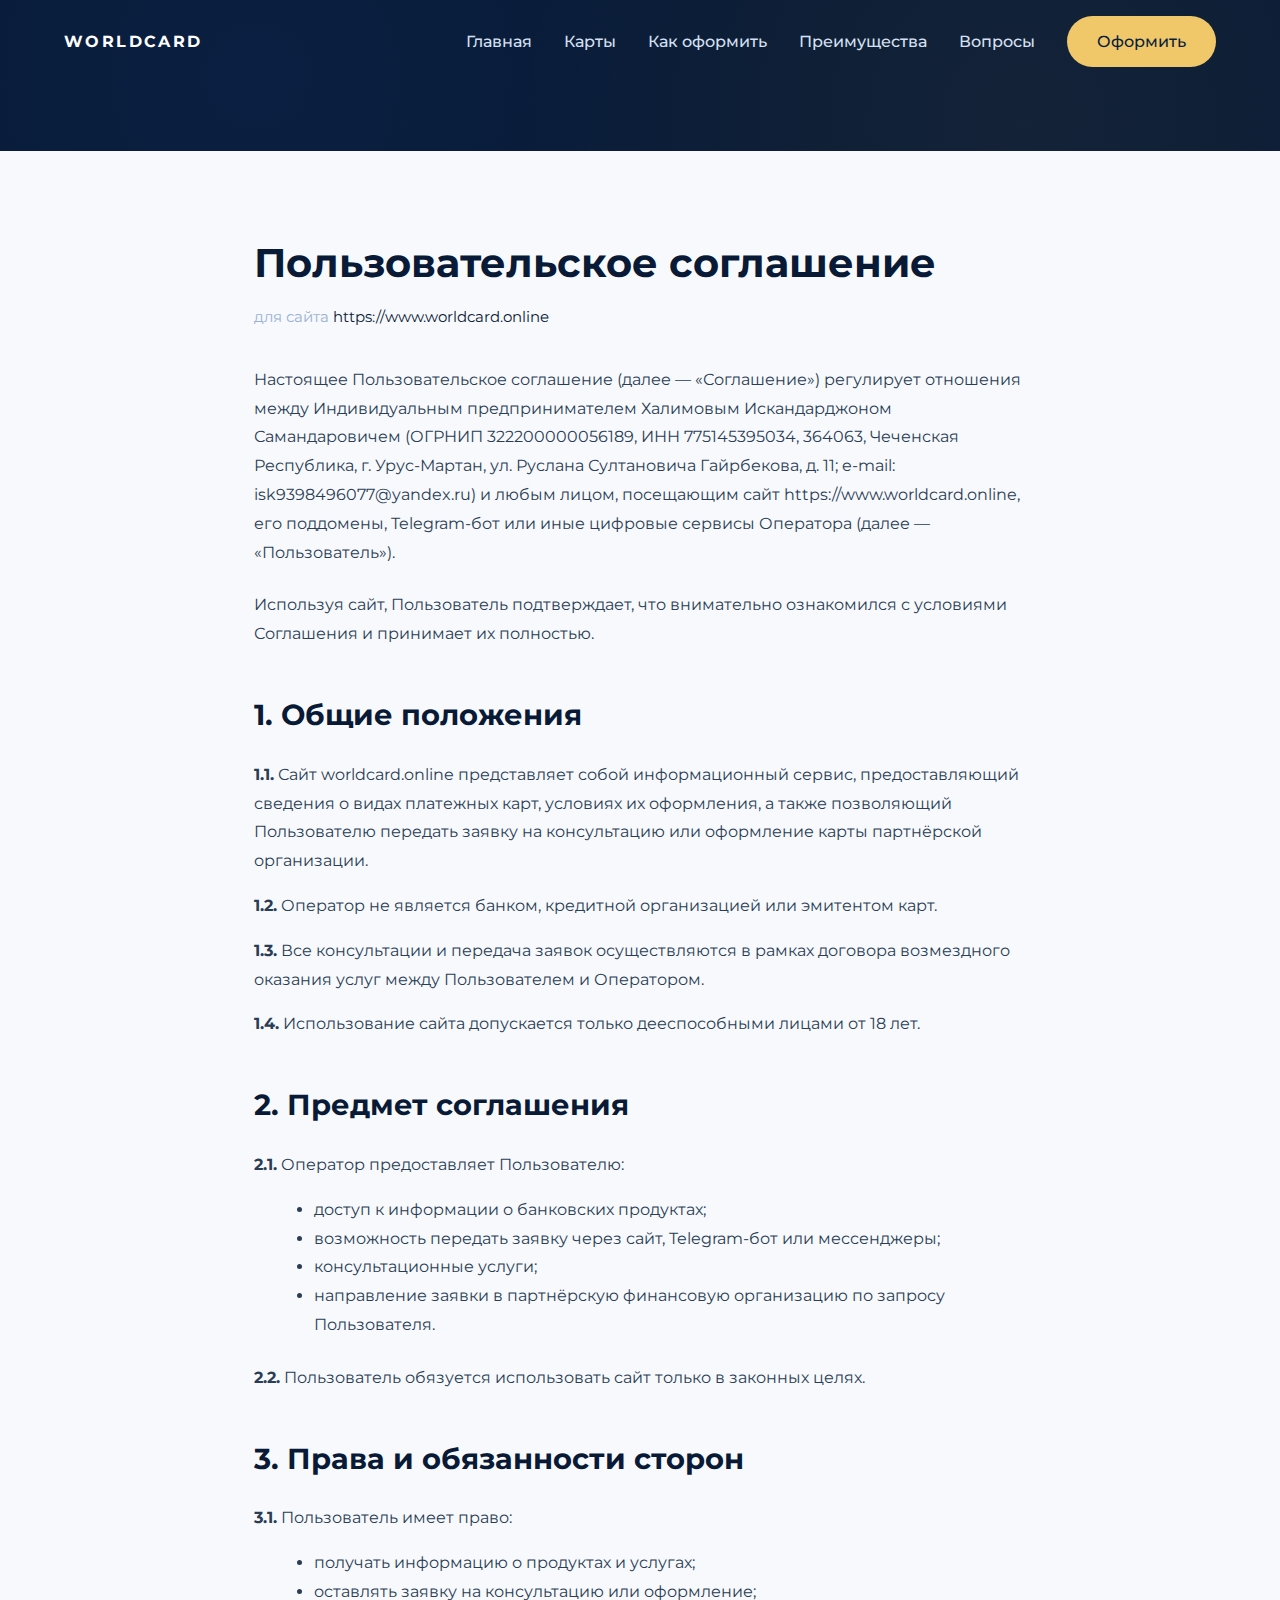
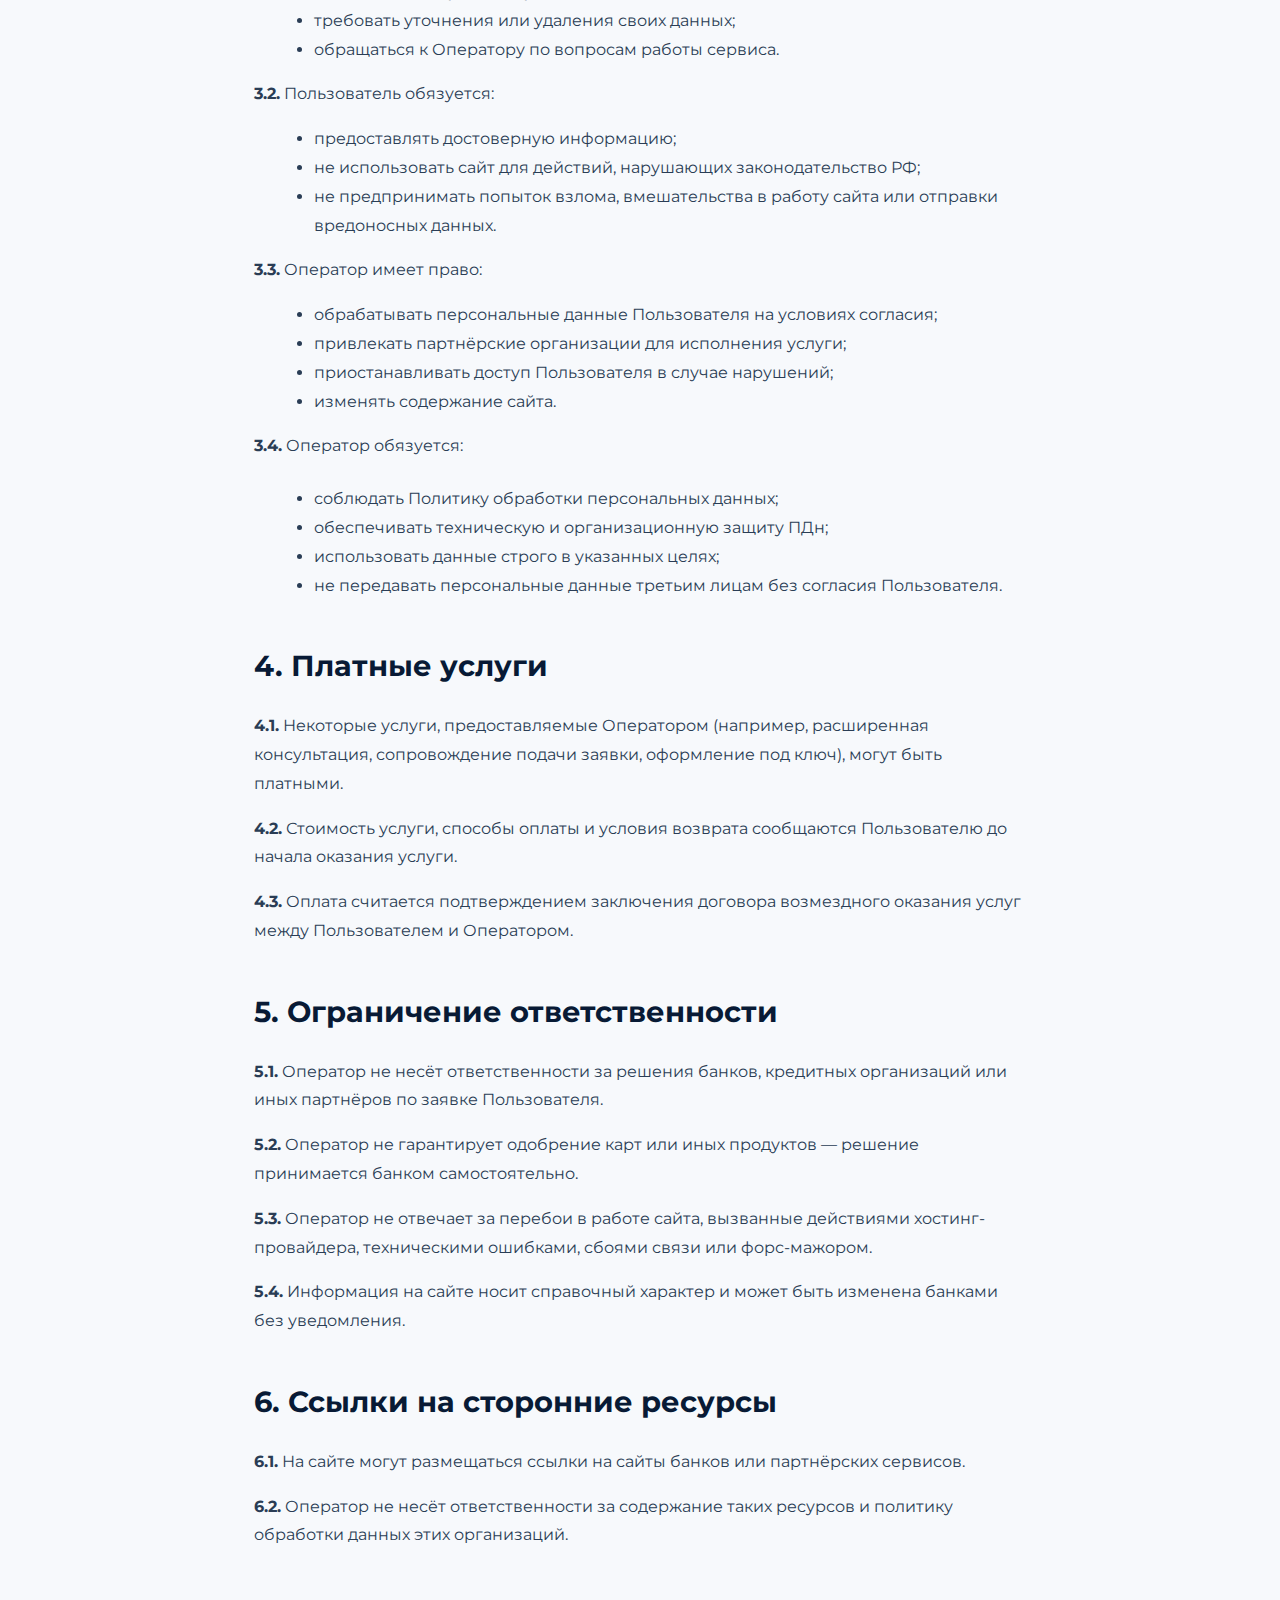
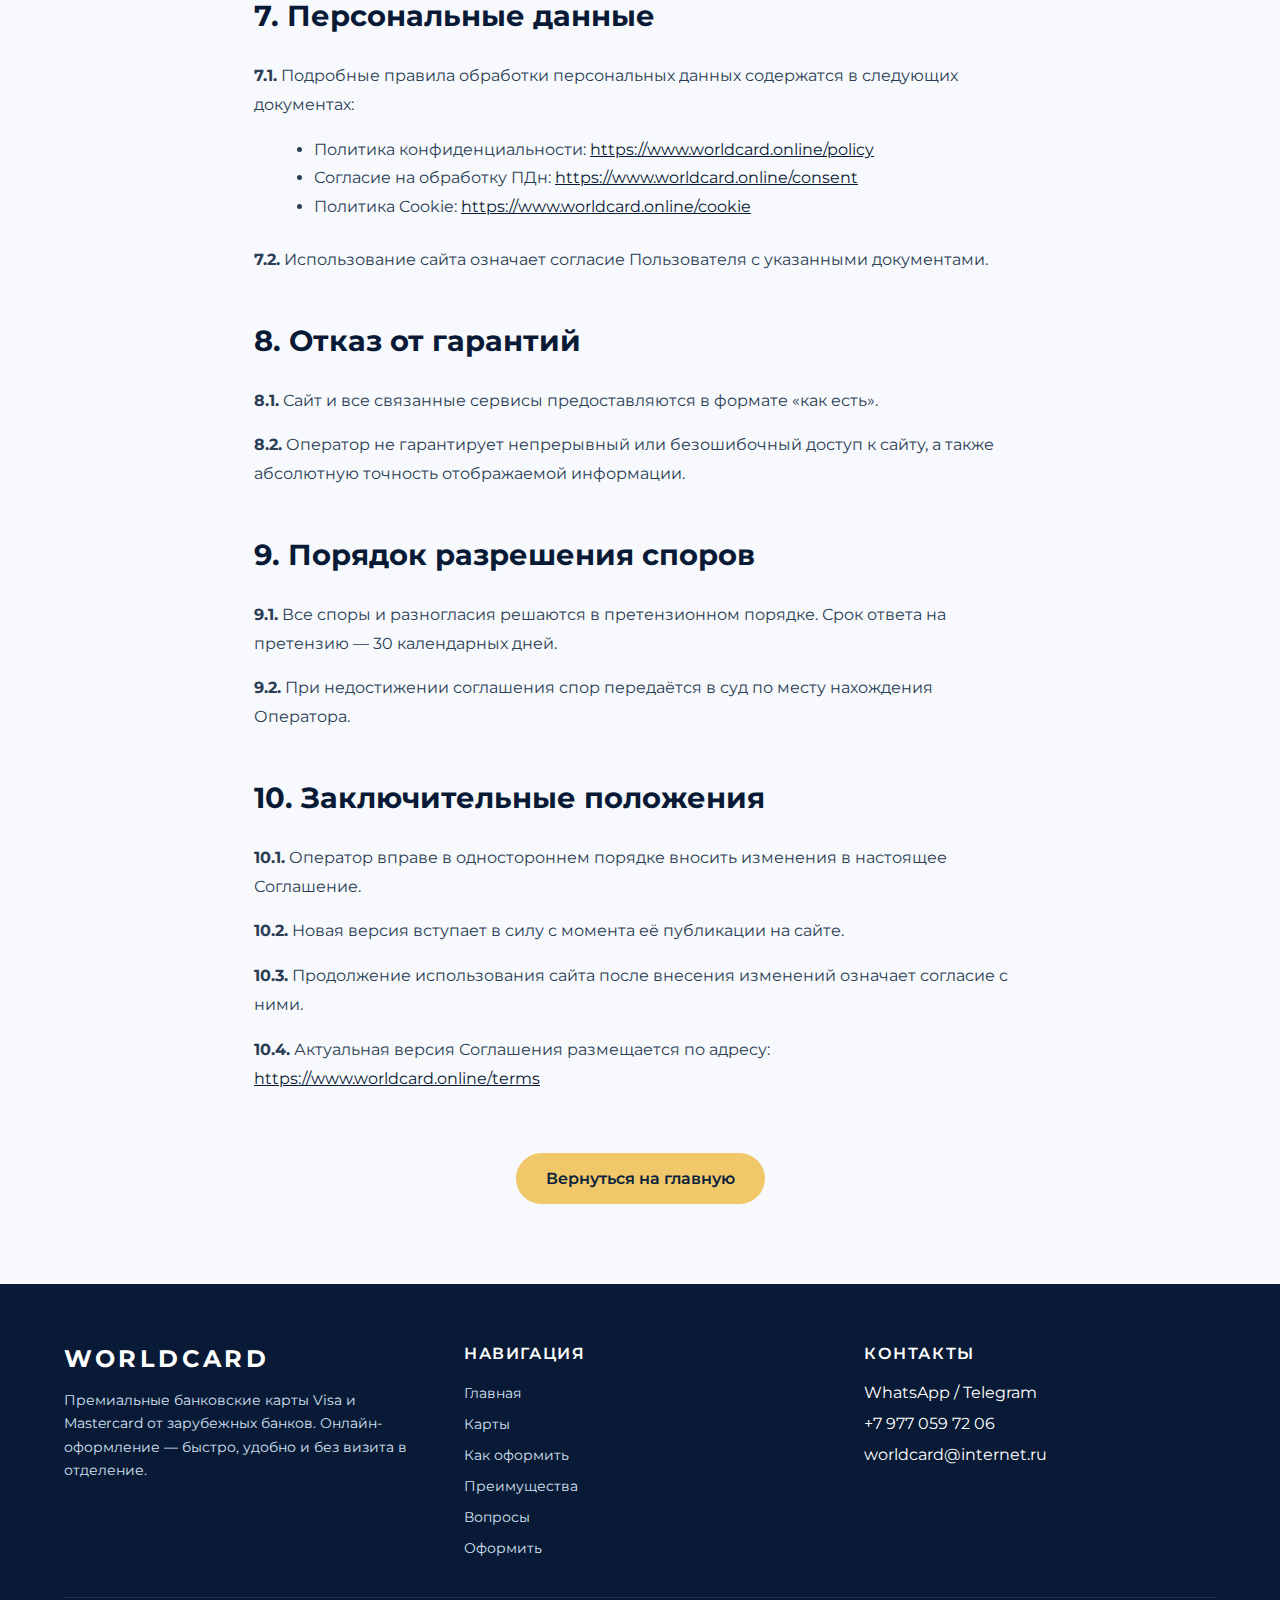
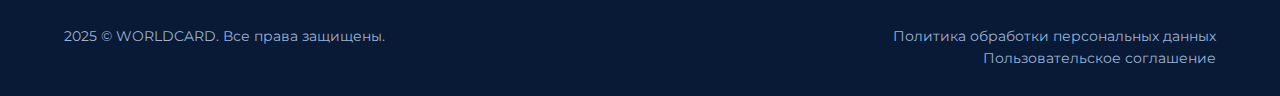
<file: terms.html>
<!DOCTYPE html>
<html lang="ru">
  <head>
    <meta charset="UTF-8" />
    <meta name="viewport" content="width=device-width, initial-scale=1.0" />
    <meta name="description" content="Пользовательское соглашение WORLDCARD" />
    <title>Пользовательское соглашение — WORLDCARD</title>
    <link rel="icon" type="image/svg+xml" href="data:image/svg+xml,<svg xmlns='http://www.w3.org/2000/svg' viewBox='0 0 100 100'><text y='.9em' font-size='90'>💳</text></svg>" />
    <link rel="preconnect" href="https://fonts.googleapis.com" />
    <link rel="preconnect" href="https://fonts.gstatic.com" crossorigin />
    <link
      href="https://fonts.googleapis.com/css2?family=Montserrat:wght@400;500;600;700&display=swap"
      rel="stylesheet"
    />
    <link rel="stylesheet" href="styles.css" />
  </head>
  <body>
    <header class="hero" style="min-height: auto; padding: 32px 5vw 40px;">
      <nav class="nav">
        <a href="index.html" class="logo" style="text-decoration: none; color: inherit;">WORLDCARD</a>
        <button class="nav-toggle" aria-label="Открыть меню">
          <span></span>
          <span></span>
          <span></span>
        </button>
        <ul class="nav-links">
          <li><a href="index.html#home">Главная</a></li>
          <li><a href="index.html#cards">Карты</a></li>
          <li><a href="index.html#steps">Как оформить</a></li>
          <li><a href="index.html#advantages">Преимущества</a></li>
          <li><a href="index.html#faq">Вопросы</a></li>
          <li><a href="index.html#apply" class="btn primary">Оформить</a></li>
        </ul>
      </nav>
    </header>

    <main style="padding: 60px 5vw 80px; max-width: 900px; margin: 0 auto; background: #f7f9fc;">
      <h1 style="font-size: 2.5rem; margin-bottom: 20px; color: var(--bg-dark);">Пользовательское соглашение</h1>
      <p style="color: var(--text-muted); margin-bottom: 40px; font-size: 0.95rem;">для сайта <a href="https://www.worldcard.online" style="color: var(--bg-dark);">https://www.worldcard.online</a></p>
      
      <div style="line-height: 1.8; color: #2a3d55;">
        <p style="margin-bottom: 24px;">Настоящее Пользовательское соглашение (далее — «Соглашение») регулирует отношения между Индивидуальным предпринимателем Халимовым Искандарджоном Самандаровичем (ОГРНИП 322200000056189, ИНН 775145395034, 364063, Чеченская Республика, г. Урус-Мартан, ул. Руслана Султановича Гайрбекова, д. 11; e-mail: isk9398496077@yandex.ru) и любым лицом, посещающим сайт https://www.worldcard.online, его поддомены, Telegram-бот или иные цифровые сервисы Оператора (далее — «Пользователь»).</p>

        <p style="margin-bottom: 24px;">Используя сайт, Пользователь подтверждает, что внимательно ознакомился с условиями Соглашения и принимает их полностью.</p>

        <h2 style="font-size: 1.8rem; margin-top: 40px; margin-bottom: 20px; color: var(--bg-dark);">1. Общие положения</h2>

        <p style="margin-bottom: 12px;"><strong>1.1.</strong> Сайт worldcard.online представляет собой информационный сервис, предоставляющий сведения о видах платежных карт, условиях их оформления, а также позволяющий Пользователю передать заявку на консультацию или оформление карты партнёрской организации.</p>

        <p style="margin-bottom: 12px;"><strong>1.2.</strong> Оператор не является банком, кредитной организацией или эмитентом карт.</p>

        <p style="margin-bottom: 12px;"><strong>1.3.</strong> Все консультации и передача заявок осуществляются в рамках договора возмездного оказания услуг между Пользователем и Оператором.</p>

        <p style="margin-bottom: 24px;"><strong>1.4.</strong> Использование сайта допускается только дееспособными лицами от 18 лет.</p>

        <h2 style="font-size: 1.8rem; margin-top: 40px; margin-bottom: 20px; color: var(--bg-dark);">2. Предмет соглашения</h2>

        <p style="margin-bottom: 12px;"><strong>2.1.</strong> Оператор предоставляет Пользователю:</p>
        <ul style="margin-left: 20px; margin-bottom: 24px;">
          <li>доступ к информации о банковских продуктах;</li>
          <li>возможность передать заявку через сайт, Telegram-бот или мессенджеры;</li>
          <li>консультационные услуги;</li>
          <li>направление заявки в партнёрскую финансовую организацию по запросу Пользователя.</li>
        </ul>

        <p style="margin-bottom: 24px;"><strong>2.2.</strong> Пользователь обязуется использовать сайт только в законных целях.</p>

        <h2 style="font-size: 1.8rem; margin-top: 40px; margin-bottom: 20px; color: var(--bg-dark);">3. Права и обязанности сторон</h2>

        <p style="margin-bottom: 12px;"><strong>3.1.</strong> Пользователь имеет право:</p>
        <ul style="margin-left: 20px; margin-bottom: 12px;">
          <li>получать информацию о продуктах и услугах;</li>
          <li>оставлять заявку на консультацию или оформление;</li>
          <li>требовать уточнения или удаления своих данных;</li>
          <li>обращаться к Оператору по вопросам работы сервиса.</li>
        </ul>

        <p style="margin-bottom: 12px;"><strong>3.2.</strong> Пользователь обязуется:</p>
        <ul style="margin-left: 20px; margin-bottom: 12px;">
          <li>предоставлять достоверную информацию;</li>
          <li>не использовать сайт для действий, нарушающих законодательство РФ;</li>
          <li>не предпринимать попыток взлома, вмешательства в работу сайта или отправки вредоносных данных.</li>
        </ul>

        <p style="margin-bottom: 12px;"><strong>3.3.</strong> Оператор имеет право:</p>
        <ul style="margin-left: 20px; margin-bottom: 12px;">
          <li>обрабатывать персональные данные Пользователя на условиях согласия;</li>
          <li>привлекать партнёрские организации для исполнения услуги;</li>
          <li>приостанавливать доступ Пользователя в случае нарушений;</li>
          <li>изменять содержание сайта.</li>
        </ul>

        <p style="margin-bottom: 24px;"><strong>3.4.</strong> Оператор обязуется:</p>
        <ul style="margin-left: 20px; margin-bottom: 24px;">
          <li>соблюдать Политику обработки персональных данных;</li>
          <li>обеспечивать техническую и организационную защиту ПДн;</li>
          <li>использовать данные строго в указанных целях;</li>
          <li>не передавать персональные данные третьим лицам без согласия Пользователя.</li>
        </ul>

        <h2 style="font-size: 1.8rem; margin-top: 40px; margin-bottom: 20px; color: var(--bg-dark);">4. Платные услуги</h2>

        <p style="margin-bottom: 12px;"><strong>4.1.</strong> Некоторые услуги, предоставляемые Оператором (например, расширенная консультация, сопровождение подачи заявки, оформление под ключ), могут быть платными.</p>

        <p style="margin-bottom: 12px;"><strong>4.2.</strong> Стоимость услуги, способы оплаты и условия возврата сообщаются Пользователю до начала оказания услуги.</p>

        <p style="margin-bottom: 24px;"><strong>4.3.</strong> Оплата считается подтверждением заключения договора возмездного оказания услуг между Пользователем и Оператором.</p>

        <h2 style="font-size: 1.8rem; margin-top: 40px; margin-bottom: 20px; color: var(--bg-dark);">5. Ограничение ответственности</h2>

        <p style="margin-bottom: 12px;"><strong>5.1.</strong> Оператор не несёт ответственности за решения банков, кредитных организаций или иных партнёров по заявке Пользователя.</p>

        <p style="margin-bottom: 12px;"><strong>5.2.</strong> Оператор не гарантирует одобрение карт или иных продуктов — решение принимается банком самостоятельно.</p>

        <p style="margin-bottom: 12px;"><strong>5.3.</strong> Оператор не отвечает за перебои в работе сайта, вызванные действиями хостинг-провайдера, техническими ошибками, сбоями связи или форс-мажором.</p>

        <p style="margin-bottom: 24px;"><strong>5.4.</strong> Информация на сайте носит справочный характер и может быть изменена банками без уведомления.</p>

        <h2 style="font-size: 1.8rem; margin-top: 40px; margin-bottom: 20px; color: var(--bg-dark);">6. Ссылки на сторонние ресурсы</h2>

        <p style="margin-bottom: 12px;"><strong>6.1.</strong> На сайте могут размещаться ссылки на сайты банков или партнёрских сервисов.</p>

        <p style="margin-bottom: 24px;"><strong>6.2.</strong> Оператор не несёт ответственности за содержание таких ресурсов и политику обработки данных этих организаций.</p>

        <h2 style="font-size: 1.8rem; margin-top: 40px; margin-bottom: 20px; color: var(--bg-dark);">7. Персональные данные</h2>

        <p style="margin-bottom: 12px;"><strong>7.1.</strong> Подробные правила обработки персональных данных содержатся в следующих документах:</p>
        <ul style="margin-left: 20px; margin-bottom: 24px;">
          <li>Политика конфиденциальности: <a href="https://www.worldcard.online/policy" style="color: var(--bg-dark); text-decoration: underline;">https://www.worldcard.online/policy</a></li>
          <li>Согласие на обработку ПДн: <a href="https://www.worldcard.online/consent" style="color: var(--bg-dark); text-decoration: underline;">https://www.worldcard.online/consent</a></li>
          <li>Политика Cookie: <a href="https://www.worldcard.online/cookie" style="color: var(--bg-dark); text-decoration: underline;">https://www.worldcard.online/cookie</a></li>
        </ul>

        <p style="margin-bottom: 24px;"><strong>7.2.</strong> Использование сайта означает согласие Пользователя с указанными документами.</p>

        <h2 style="font-size: 1.8rem; margin-top: 40px; margin-bottom: 20px; color: var(--bg-dark);">8. Отказ от гарантий</h2>

        <p style="margin-bottom: 12px;"><strong>8.1.</strong> Сайт и все связанные сервисы предоставляются в формате «как есть».</p>

        <p style="margin-bottom: 24px;"><strong>8.2.</strong> Оператор не гарантирует непрерывный или безошибочный доступ к сайту, а также абсолютную точность отображаемой информации.</p>

        <h2 style="font-size: 1.8rem; margin-top: 40px; margin-bottom: 20px; color: var(--bg-dark);">9. Порядок разрешения споров</h2>

        <p style="margin-bottom: 12px;"><strong>9.1.</strong> Все споры и разногласия решаются в претензионном порядке. Срок ответа на претензию — 30 календарных дней.</p>

        <p style="margin-bottom: 24px;"><strong>9.2.</strong> При недостижении соглашения спор передаётся в суд по месту нахождения Оператора.</p>

        <h2 style="font-size: 1.8rem; margin-top: 40px; margin-bottom: 20px; color: var(--bg-dark);">10. Заключительные положения</h2>

        <p style="margin-bottom: 12px;"><strong>10.1.</strong> Оператор вправе в одностороннем порядке вносить изменения в настоящее Соглашение.</p>

        <p style="margin-bottom: 12px;"><strong>10.2.</strong> Новая версия вступает в силу с момента её публикации на сайте.</p>

        <p style="margin-bottom: 12px;"><strong>10.3.</strong> Продолжение использования сайта после внесения изменений означает согласие с ними.</p>

        <p style="margin-bottom: 24px;"><strong>10.4.</strong> Актуальная версия Соглашения размещается по адресу: <a href="https://www.worldcard.online/terms" style="color: var(--bg-dark); text-decoration: underline;">https://www.worldcard.online/terms</a></p>
      </div>

      <div style="margin-top: 60px; text-align: center;">
        <a href="index.html" class="btn primary" style="display: inline-block;">Вернуться на главную</a>
      </div>
    </main>

    <footer class="footer">
      <div class="footer-content">
        <div class="footer-section">
          <div class="footer-logo">WORLDCARD</div>
          <p class="footer-description">
            Премиальные банковские карты Visa и Mastercard от зарубежных банков. 
            Онлайн-оформление — быстро, удобно и без визита в отделение.
          </p>
        </div>

        <div class="footer-section">
          <h4 class="footer-title">Навигация</h4>
          <ul class="footer-links">
            <li><a href="index.html#home">Главная</a></li>
            <li><a href="index.html#cards">Карты</a></li>
            <li><a href="index.html#steps">Как оформить</a></li>
            <li><a href="index.html#advantages">Преимущества</a></li>
            <li><a href="index.html#faq">Вопросы</a></li>
            <li><a href="index.html#apply">Оформить</a></li>
          </ul>
        </div>

        <div class="footer-section">
          <h4 class="footer-title">Контакты</h4>
          <ul class="footer-contacts">
            <li>WhatsApp / Telegram</li>
            <li>+7 977 059 72 06</li>
            <li>worldcard@internet.ru</li>
          </ul>
        </div>
      </div>

      <div class="footer-bottom">
        <p>2025 © WORLDCARD. Все права защищены.</p>
        <div class="footer-bottom-info">
          <div style="display: flex; flex-direction: column; gap: 6px; align-items: flex-end;">
            <a href="policy.html">Политика обработки персональных данных</a>
            <a href="terms.html">Пользовательское соглашение</a>
          </div>
        </div>
      </div>
    </footer>

    <script>
      // Мобильное меню
      const navToggle = document.querySelector('.nav-toggle');
      if (navToggle) {
        navToggle.addEventListener('click', () => {
          document.body.classList.toggle('nav-open');
        });
      }

      // Закрытие мобильного меню при клике на ссылку
      document.querySelectorAll('.nav-links a').forEach(link => {
        link.addEventListener('click', () => {
          document.body.classList.remove('nav-open');
        });
      });
    </script>
  </body>
</html>
</file>
<file: styles.css>
:root {
  --bg-dark: #081a35;
  --bg-card: #f4fbf6;
  --text-light: #d6e0f2;
  --text-muted: #9bb2d5;
  --accent: #1f4fb1;
  --accent-soft: #b9c8f5;
  --border: #d8e5f6;
  --shadow: 0 20px 50px rgba(8, 26, 53, 0.08);
  font-family: 'Montserrat', sans-serif;
  color: #0a1f3c;
}

*,
*::before,
*::after {
  box-sizing: border-box;
}

body {
  margin: 0;
  font-family: inherit;
  background-color: #f7f9fc;
  color: #0a1f3c;
  overflow-x: hidden;
  word-wrap: break-word;
  overflow-wrap: break-word;
}

a {
  text-decoration: none;
  color: inherit;
}

.hero {
  background: var(--bg-dark);
  color: white;
  min-height: 100vh;
  padding: 32px 5vw 80px;
  display: flex;
  flex-direction: column;
  justify-content: space-between;
  position: relative;
  overflow: hidden;
}

.nav-placeholder {
  height: 0;
  transition: height 0s;
}

.nav.scrolled ~ .nav-placeholder {
  height: 80px;
}

.hero::before {
  content: '';
  position: absolute;
  top: 0;
  left: 0;
  right: 0;
  bottom: 0;
  background: radial-gradient(circle at 20% 50%, rgba(31, 79, 177, 0.1) 0%, transparent 50%),
              radial-gradient(circle at 80% 80%, rgba(240, 200, 105, 0.05) 0%, transparent 50%);
  pointer-events: none;
}

.nav {
  display: flex;
  align-items: center;
  justify-content: space-between;
  margin-bottom: 60px;
  position: relative;
  z-index: 10;
  transition: background 0.9s cubic-bezier(0.4, 0, 0.2, 1), 
              padding 0.9s cubic-bezier(0.4, 0, 0.2, 1), 
              box-shadow 0.9s cubic-bezier(0.4, 0, 0.2, 1),
              opacity 0.9s cubic-bezier(0.4, 0, 0.2, 1);
  opacity: 1;
}

.nav.scrolled {
  position: fixed;
  top: 0;
  left: 0;
  right: 0;
  background: rgba(8, 26, 53, 0.98);
  backdrop-filter: blur(15px);
  padding: 20px 5vw;
  margin-bottom: 0;
  box-shadow: 0 4px 30px rgba(0, 0, 0, 0.3);
  z-index: 1000;
  opacity: 1;
  animation: slideDown 0.6s cubic-bezier(0.4, 0, 0.2, 1);
}

@keyframes slideDown {
  from {
    transform: translateY(-100%);
    opacity: 0;
  }
  to {
    transform: translateY(0);
    opacity: 1;
  }
}

.logo {
  font-weight: 700;
  letter-spacing: 0.15em;
  transition: opacity 0.2s ease;
}

.logo:hover {
  opacity: 0.8;
}

.nav-links {
  list-style: none;
  display: flex;
  gap: 32px;
  margin: 0;
  padding: 0;
}

.nav-links a {
  color: var(--text-light);
  font-weight: 500;
  transition: color 0.2s ease;
}

.nav-links a:hover {
  color: white;
}

.nav-toggle {
  display: none;
  flex-direction: column;
  background: transparent;
  border: none;
  cursor: pointer;
  padding: 8px;
  gap: 5px;
  z-index: 1001;
}

.nav-toggle span {
  width: 25px;
  height: 3px;
  background: white;
  transition: all 0.3s ease;
  border-radius: 2px;
}

body.nav-open .nav-toggle span:nth-child(1) {
  transform: rotate(45deg) translate(8px, 8px);
}

body.nav-open .nav-toggle span:nth-child(2) {
  opacity: 0;
}

body.nav-open .nav-toggle span:nth-child(3) {
  transform: rotate(-45deg) translate(7px, -7px);
}

.hero-content {
  display: flex;
  align-items: flex-start;
  justify-content: space-between;
  gap: 60px;
  max-width: 1400px;
  width: 100%;
  position: relative;
  z-index: 1;
}

.hero-content > div:first-child {
  flex: 1;
  max-width: 600px;
}

.subtitle {
  text-transform: uppercase;
  letter-spacing: 0.2em;
  font-size: 0.8rem;
  color: var(--text-muted);
  margin-bottom: 16px;
}

.hero h1 {
  font-size: clamp(2.5rem, 5vw, 4rem);
  margin: 0 0 20px;
  line-height: 1.2;
}

.lead {
  color: var(--text-light);
  font-size: 1.1rem;
  line-height: 1.8;
  margin-bottom: 32px;
}

.hero-actions {
  display: flex;
  gap: 16px;
  margin-bottom: 40px;
}

.btn {
  padding: 14px 28px;
  border-radius: 40px;
  font-weight: 600;
  border: 2px solid transparent;
  transition: transform 0.2s ease, background 0.2s ease, color 0.2s ease;
}

.btn:hover {
  transform: translateY(-2px);
}

.btn.primary {
  background: #f0c869;
  color: #0a1f3c;
}

.btn.ghost {
  border-color: rgba(255, 255, 255, 0.3);
  color: white;
}

.hero-benefits {
  display: flex;
  gap: 32px;
  list-style: none;
  margin: 0;
  padding: 0;
  color: var(--text-light);
  font-weight: 600;
  margin-top: 40px;
}

.hero-visual {
  flex: 1;
  display: flex;
  align-items: flex-start;
  justify-content: center;
  position: relative;
  max-width: 500px;
  padding-top: 0;
}

.card-illustration {
  position: relative;
  width: 100%;
  max-width: 470px;
  aspect-ratio: 1.586 / 1;
  perspective: 1000px;
}

.card-front {
  width: 100%;
  height: 100%;
  background: linear-gradient(135deg, #1a1a2e 0%, #16213e 50%, #0f3460 100%);
  border-radius: 20px;
  padding: 32px;
  position: relative;
  box-shadow: 0 20px 60px rgba(0, 0, 0, 0.4), 0 0 40px rgba(31, 79, 177, 0.3);
  transform: rotateY(-5deg) rotateX(5deg);
  transition: transform 0.2s ease-out;
  overflow: hidden;
}

.card-front::before {
  content: '';
  position: absolute;
  top: -50%;
  right: -50%;
  width: 200%;
  height: 200%;
  background: radial-gradient(circle, rgba(240, 200, 105, 0.15) 0%, transparent 70%);
  animation: shimmer 3s infinite;
}

@keyframes shimmer {
  0%, 100% { transform: rotate(0deg); }
  50% { transform: rotate(180deg); }
}

.card-chip {
  width: 48px;
  height: 38px;
  background: linear-gradient(135deg, #d4af37 0%, #f4d03f 100%);
  border-radius: 8px;
  margin-bottom: 32px;
  position: relative;
  box-shadow: 0 4px 12px rgba(212, 175, 55, 0.4);
}

.card-chip::before {
  content: '';
  position: absolute;
  top: 8px;
  left: 8px;
  right: 8px;
  height: 2px;
  background: rgba(0, 0, 0, 0.2);
  border-radius: 1px;
}

.card-logo {
  font-size: 1.2rem;
  font-weight: 700;
  letter-spacing: 0.1em;
  color: white;
  margin-bottom: 40px;
  text-shadow: 0 2px 4px rgba(0, 0, 0, 0.3);
}

.card-number {
  font-size: 1.4rem;
  font-weight: 600;
  color: white;
  letter-spacing: 0.1em;
  margin-bottom: 32px;
  font-family: 'Courier New', monospace;
  text-shadow: 0 2px 4px rgba(0, 0, 0, 0.3);
}

.card-holder {
  font-size: 0.85rem;
  color: rgba(255, 255, 255, 0.8);
  text-transform: uppercase;
  letter-spacing: 0.1em;
  margin-bottom: 12px;
}

.card-brand {
  position: absolute;
  bottom: 32px;
  right: 32px;
  font-size: 1.8rem;
  font-weight: 700;
  color: white;
  letter-spacing: 0.05em;
  text-shadow: 0 2px 4px rgba(0, 0, 0, 0.3);
}

.card-glow {
  position: absolute;
  top: 50%;
  left: 50%;
  transform: translate(-50%, -50%);
  width: 120%;
  height: 120%;
  background: radial-gradient(circle, rgba(31, 79, 177, 0.2) 0%, transparent 70%);
  border-radius: 50%;
  filter: blur(40px);
  animation: pulse 3s ease-in-out infinite;
  pointer-events: none;
}

@keyframes pulse {
  0%, 100% { opacity: 0.5; transform: translate(-50%, -50%) scale(1); }
  50% { opacity: 0.8; transform: translate(-50%, -50%) scale(1.1); }
}

.icon {
  margin-right: 12px;
}

.cards {
  padding: 80px 5vw 120px;
}

.steps {
  padding: 80px 5vw 120px;
  background: white;
}

.steps-flow {
  display: grid;
  grid-template-columns: repeat(3, 1fr);
  gap: 40px 20px;
  max-width: 1200px;
  margin: 0 auto;
  position: relative;
}

.step-item {
  display: flex;
  flex-direction: column;
  position: relative;
  transition: transform 0.3s ease;
}

.step-item:hover {
  transform: translateX(5px);
}

.step-header {
  display: flex;
  align-items: center;
  gap: 12px;
  margin-bottom: 20px;
}

.step-badge {
  background: var(--bg-dark);
  color: white;
  padding: 8px 16px;
  border-radius: 8px;
  font-size: 0.9rem;
  font-weight: 600;
  white-space: nowrap;
}

.step-arrow {
  color: var(--bg-dark);
  font-size: 1.5rem;
  font-weight: 300;
  line-height: 1;
  transition: transform 0.3s ease, color 0.3s ease;
}

.step-item:hover .step-arrow {
  transform: translateX(5px);
  color: #f0c869;
}

.step-item:last-child .step-arrow {
  display: none;
}

.step-item h3 {
  margin: 0 0 12px;
  font-size: 1.3rem;
  color: var(--bg-dark);
  font-weight: 600;
}

.step-item p {
  margin: 0;
  color: #506480;
  line-height: 1.7;
  font-size: 0.95rem;
}

.why-choose {
  padding: 100px 5vw 120px;
  background: linear-gradient(135deg, #f7f9fc 0%, #ffffff 50%, #f5f7fb 100%);
  position: relative;
  overflow: hidden;
}

.why-choose::before {
  content: '';
  position: absolute;
  top: -50%;
  right: -10%;
  width: 600px;
  height: 600px;
  background: radial-gradient(circle, rgba(31, 79, 177, 0.05) 0%, transparent 70%);
  border-radius: 50%;
}

.why-choose::after {
  content: '';
  position: absolute;
  bottom: -30%;
  left: -10%;
  width: 500px;
  height: 500px;
  background: radial-gradient(circle, rgba(240, 200, 105, 0.08) 0%, transparent 70%);
  border-radius: 50%;
}

.stats-grid {
  display: grid;
  grid-template-columns: repeat(3, 1fr);
  gap: 24px;
  max-width: 1200px;
  margin: 0 auto 80px;
}

.stat-card {
  background: transparent;
  padding: 40px 28px;
  text-align: center;
  border: none;
  box-shadow: none;
  transition: transform 0.3s ease;
  position: relative;
  overflow: visible;
}

.stat-card::before {
  content: '';
  position: absolute;
  top: 0;
  left: 0;
  right: 0;
  height: 4px;
  background: var(--bg-dark);
  transform: scaleX(0);
  transition: transform 0.3s ease;
}

.stat-card:hover {
  transform: translateY(-5px);
}

.stat-card:hover::before {
  transform: scaleX(1);
}


.stat-number {
  font-size: 3rem;
  font-weight: 700;
  color: var(--bg-dark);
  margin-bottom: 8px;
  line-height: 1;
}

.stat-label {
  color: #506480;
  font-size: 0.95rem;
  font-weight: 500;
}

.why-grid {
  display: grid;
  grid-template-columns: repeat(2, 1fr);
  gap: 60px 80px;
  max-width: 1000px;
  margin: 0 auto;
  position: relative;
  z-index: 1;
}

.why-card {
  background: transparent;
  padding: 0;
  border: none;
  box-shadow: none;
  transition: all 0.3s ease;
  position: relative;
  overflow: visible;
  color: var(--bg-dark);
  border-left: 4px solid var(--bg-dark);
  padding-left: 32px;
}

.why-card::before {
  display: none;
}

.why-card:hover {
  transform: translateX(8px);
  border-left-color: #f0c869;
}

.why-card-featured {
  background: transparent;
  color: var(--bg-dark);
  border: none;
  grid-column: span 2;
  border-left: 4px solid #f0c869;
  padding-left: 32px;
}

.why-card-featured::before {
  display: none;
}

.why-card h3,
.why-card p {
  color: var(--bg-dark);
}

.why-card-featured h3,
.why-card-featured p {
  color: var(--bg-dark);
}

.why-card-featured .why-card-badge {
  display: inline-block;
  background: var(--bg-dark);
  color: white;
  padding: 6px 14px;
  border-radius: 6px;
  font-size: 0.75rem;
  font-weight: 600;
  text-transform: uppercase;
  letter-spacing: 0.1em;
  margin-bottom: 16px;
}

.why-card h3 {
  margin: 0 0 16px;
  font-size: 1.5rem;
  font-weight: 600;
  color: var(--bg-dark);
}

.why-card p {
  margin: 0;
  color: #506480;
  line-height: 1.8;
  font-size: 1rem;
}

.faq {
  padding: 80px 5vw 120px;
  background: #f5f7fb;
}

.faq-container {
  max-width: 800px;
  margin: 0 auto;
  display: flex;
  flex-direction: column;
  gap: 16px;
}

.faq-item {
  background: white;
  border-radius: 16px;
  border: 1px solid var(--border);
  overflow: hidden;
  box-shadow: 0 4px 15px rgba(10, 31, 60, 0.05);
  transition: box-shadow 0.2s ease;
}

.faq-item:hover {
  box-shadow: 0 6px 20px rgba(10, 31, 60, 0.1);
}

.faq-question {
  width: 100%;
  padding: 24px 28px;
  background: white;
  border: none;
  text-align: left;
  cursor: pointer;
  display: flex;
  justify-content: space-between;
  align-items: center;
  gap: 20px;
  font-family: inherit;
  font-size: 1.05rem;
  font-weight: 600;
  color: var(--bg-dark);
  transition: color 0.2s ease;
}

.faq-question:hover {
  color: var(--bg-dark);
}

.faq-icon {
  font-size: 1.5rem;
  font-weight: 300;
  color: var(--bg-dark);
  flex-shrink: 0;
  transition: transform 0.3s ease;
  line-height: 1;
}

.faq-item.active .faq-icon {
  transform: rotate(45deg);
}

.faq-answer {
  max-height: 0;
  overflow: hidden;
  transition: max-height 0.3s ease, padding 0.3s ease;
  padding: 0 28px;
}

.faq-item.active .faq-answer {
  max-height: 500px;
  padding: 0 28px 24px;
}

.faq-answer p {
  margin: 0;
  color: #506480;
  line-height: 1.7;
  font-size: 0.95rem;
}

.faq-item-hidden {
  display: none;
}

.faq-item-hidden.show {
  display: block;
  animation: fadeIn 0.4s ease;
}

@keyframes fadeIn {
  from {
    opacity: 0;
    transform: translateY(-10px);
  }
  to {
    opacity: 1;
    transform: translateY(0);
  }
}

.faq-show-more {
  text-align: center;
  margin-top: 40px;
}

.btn-faq-more {
  padding: 14px 32px;
  background: transparent;
  border: 2px solid var(--bg-dark);
  border-radius: 40px;
  color: var(--bg-dark);
  font-weight: 600;
  font-size: 1rem;
  cursor: pointer;
  transition: all 0.3s ease;
  font-family: inherit;
}

.btn-faq-more:hover {
  background: var(--bg-dark);
  color: white;
  transform: translateY(-2px);
  box-shadow: 0 4px 15px rgba(10, 31, 60, 0.2);
}

.features {
  padding: 80px 5vw 120px;
  background: var(--bg-dark);
  color: white;
}

.features .eyebrow {
  color: rgba(255, 255, 255, 0.8);
}

.features h2 {
  color: white;
}

.features .section-lead {
  color: rgba(255, 255, 255, 0.9);
}

.contact {
  padding: 100px 5vw 120px;
  background: #081a35;
  color: white;
}

.contact-card {
  background: rgba(255, 255, 255, 0.08);
  border: 1px solid rgba(255, 255, 255, 0.15);
  border-radius: 32px;
  padding: 60px 56px;
  display: flex;
  justify-content: space-between;
  gap: 60px;
  box-shadow: 0 40px 80px rgba(0, 0, 0, 0.3), 0 0 0 1px rgba(255, 255, 255, 0.05) inset;
  backdrop-filter: blur(20px);
  position: relative;
  overflow: hidden;
}

.contact-card::before {
  content: '';
  position: absolute;
  top: -50%;
  right: -20%;
  width: 400px;
  height: 400px;
  background: radial-gradient(circle, rgba(240, 200, 105, 0.1) 0%, transparent 70%);
  border-radius: 50%;
  pointer-events: none;
}

.contact .eyebrow {
  color: var(--accent-soft);
}

.contact h2 {
  font-size: 2.4rem;
  margin: 0 0 16px;
}

.contact .section-lead {
  color: #c8d4f5;
  margin-bottom: 32px;
}

.contact-list {
  list-style: none;
  padding: 0;
  margin: 0;
  display: flex;
  flex-direction: column;
  gap: 28px;
}

.contact-list li {
  display: flex;
  align-items: center;
  gap: 20px;
  padding: 20px;
  background: rgba(255, 255, 255, 0.05);
  border-radius: 16px;
  border: 1px solid rgba(255, 255, 255, 0.1);
  transition: all 0.3s ease;
  position: relative;
}

.contact-list li:hover {
  background: rgba(255, 255, 255, 0.1);
  transform: translateX(8px);
  border-color: rgba(255, 255, 255, 0.2);
}

.contact-icon {
  font-size: 2rem;
  width: 56px;
  height: 56px;
  display: flex;
  align-items: center;
  justify-content: center;
  background: rgba(255, 255, 255, 0.1);
  border-radius: 12px;
  flex-shrink: 0;
  transition: all 0.3s ease;
}

.contact-list li:hover .contact-icon {
  background: rgba(240, 200, 105, 0.2);
  transform: scale(1.1);
}

.contact-info {
  display: flex;
  flex-direction: column;
  gap: 6px;
  flex: 1;
}

.contact-list span {
  display: block;
  text-transform: uppercase;
  font-size: 0.75rem;
  letter-spacing: 0.15em;
  color: rgba(255, 255, 255, 0.7);
  font-weight: 500;
}

.contact-list a {
  font-size: 1.3rem;
  color: white;
  font-weight: 600;
  text-decoration: none;
  transition: color 0.2s ease;
}

.contact-list a:hover {
  color: #f0c869;
}

.contact-cta {
  background: rgba(255, 255, 255, 0.05);
  border: 1px solid rgba(255, 255, 255, 0.15);
  border-radius: 24px;
  padding: 64px 56px;
  text-align: center;
  width: 100%;
  max-width: 420px;
  display: flex;
  flex-direction: column;
  gap: 32px;
  justify-content: center;
  backdrop-filter: blur(10px);
}

.contact-cta p {
  margin: 0;
  color: rgba(255, 255, 255, 0.9);
  font-size: 1.25rem;
  font-weight: 500;
  line-height: 1.5;
}

.contact-cta .btn {
  width: 100%;
  justify-content: center;
  padding: 18px 32px;
  font-size: 1.05rem;
}

  .section-heading {
    text-align: center;
    max-width: 720px;
    margin: 0 auto 56px;
    padding: 0 5vw;
    box-sizing: border-box;
  }

  .section-heading h2 {
    word-break: break-word;
    overflow-wrap: break-word;
  }

  .section-heading p {
    word-break: break-word;
    overflow-wrap: break-word;
  }

.eyebrow {
  text-transform: uppercase;
  color: var(--bg-dark);
  letter-spacing: 0.25em;
  font-weight: 600;
  font-size: 0.8rem;
  margin-bottom: 16px;
}

.section-heading h2 {
  font-size: 2.4rem;
  margin: 0 0 16px;
}

.section-lead {
  color: #506480;
  line-height: 1.6;
  margin: 0;
}

.cards-grid {
  display: grid;
  grid-template-columns: repeat(3, minmax(260px, 1fr));
  gap: 24px;
}

.cards-grid .card-spacer {
  display: none;
}

@media (min-width: 769px) {
  .cards-grid .card-spacer {
    display: block;
  }
}

.features-grid {
  display: grid;
  grid-template-columns: repeat(3, minmax(220px, 1fr));
  gap: 24px;
}

.feature-card {
  background: rgba(255, 255, 255, 0.1);
  border-radius: 20px;
  padding: 40px 28px;
  text-align: center;
  border: 1px solid rgba(255, 255, 255, 0.2);
  box-shadow: 0 8px 25px rgba(0, 0, 0, 0.15);
  backdrop-filter: blur(10px);
  transition: all 0.3s ease;
}

.feature-card:hover {
  background: rgba(255, 255, 255, 0.15);
  transform: translateY(-4px);
  box-shadow: 0 12px 35px rgba(0, 0, 0, 0.2);
  border-color: rgba(255, 255, 255, 0.3);
}

.feature-icon {
  font-size: 2.5rem;
  display: block;
  margin-bottom: 20px;
  filter: drop-shadow(0 2px 4px rgba(0, 0, 0, 0.1));
}

.feature-card h3 {
  margin: 0 0 12px;
  font-size: 1.1rem;
  letter-spacing: 0.05em;
  text-transform: uppercase;
  color: white;
  font-weight: 600;
}

.feature-card p {
  margin: 0;
  color: rgba(255, 255, 255, 0.9);
  line-height: 1.6;
}

.card {
  background: white;
  border-radius: 24px;
  padding: 32px 28px;
  box-shadow: var(--shadow);
  border-top: 6px solid var(--bg-dark);
  display: flex;
  flex-direction: column;
  transition: all 0.3s ease;
  position: relative;
  overflow: hidden;
  height: 100%;
}

.card::before {
  content: '';
  position: absolute;
  top: 0;
  left: 0;
  right: 0;
  height: 0;
  background: #f0c869;
  transition: height 0.25s ease;
  pointer-events: none;
}

.card:hover {
  transform: translateY(-8px);
  box-shadow: 0 20px 60px rgba(10, 31, 60, 0.15);
}

.card:hover::before {
  height: 6px;
}

.badge {
  color: var(--bg-dark);
  font-size: 0.85rem;
  font-weight: 600;
  margin-bottom: 16px;
}

.card h3 {
  font-size: 2rem;
  margin: 0 0 16px 0;
}

.card ul {
  list-style: none;
  margin: 0 0 16px 0;
  padding: 0;
  display: flex;
  flex-direction: column;
  gap: 10px;
  flex: 1;
}

.card li {
  color: #2a3d55;
  font-size: 0.95rem;
}

.no-prepay {
  color: var(--bg-dark);
  text-transform: uppercase;
  font-weight: 700;
  margin-top: auto;
  margin-bottom: 16px;
}

.btn.outline {
  border-color: var(--bg-dark);
  color: var(--bg-dark);
  border-radius: 10px;
  text-align: center;
  margin-bottom: 16px;
}

.btn.outline:hover {
  background: var(--bg-dark);
  color: white;
  border-color: var(--bg-dark);
}

.bot-link {
  font-size: 0.9rem;
  color: #6b7c93;
  text-align: center;
  margin: 0;
  white-space: nowrap;
}

/* Кнопка "Наверх" */
.back-to-top {
  position: fixed;
  bottom: 30px;
  right: 30px;
  width: 50px;
  height: 50px;
  background: var(--bg-dark);
  color: white;
  border: none;
  border-radius: 50%;
  font-size: 1.5rem;
  cursor: pointer;
  opacity: 0;
  visibility: hidden;
  transition: all 0.3s ease;
  z-index: 1000;
  box-shadow: 0 4px 15px rgba(0, 0, 0, 0.3);
  display: flex;
  align-items: center;
  justify-content: center;
}

.back-to-top.visible {
  opacity: 1;
  visibility: visible;
}

.back-to-top:hover {
  transform: translateY(-5px);
  box-shadow: 0 6px 20px rgba(0, 0, 0, 0.4);
  background: #0d1f3a;
}

/* Анимация появления элементов */
section {
  opacity: 0;
  transform: translateY(30px);
  transition: opacity 0.6s ease, transform 0.6s ease;
}

section.fade-in {
  opacity: 1;
  transform: translateY(0);
}

@media (max-width: 768px) {
  .nav {
    position: relative;
    padding: 16px 4vw;
  }

  .logo {
    font-size: 1.1rem;
  }

  .nav-toggle {
    display: flex;
    width: 32px;
    height: 32px;
  }

  .nav-links {
    position: fixed;
    top: 0;
    right: -100%;
    width: 280px;
    height: 100vh;
    background: var(--bg-dark);
    flex-direction: column;
    padding: 70px 30px 30px;
    gap: 0;
    transition: right 0.3s ease;
    z-index: 1000;
    box-shadow: -5px 0 20px rgba(0, 0, 0, 0.3);
  }

  body.nav-open .nav-links {
    right: 0;
  }

  .nav-links li {
    width: 100%;
    border-bottom: 1px solid rgba(255, 255, 255, 0.1);
  }

  .nav-links a {
    display: block;
    padding: 16px 0;
    font-size: 1rem;
  }

  .back-to-top {
    bottom: 16px;
    right: 16px;
    width: 40px;
    height: 40px;
    font-size: 1.2rem;
  }

  .hero {
    padding: 20px 4vw 40px;
    min-height: auto;
  }

  .nav {
    margin-bottom: 32px;
  }

  .nav-placeholder {
    height: 0;
  }

  .hero-content {
    flex-direction: column;
    gap: 24px;
    padding: 0;
    box-sizing: border-box;
    align-items: flex-start;
  }

  .hero-content > div:first-child {
    max-width: 100%;
    word-break: break-word;
    overflow-wrap: break-word;
    text-align: left;
  }

  .hero .subtitle {
    font-size: 0.75rem;
    margin-bottom: 8px;
    letter-spacing: 0.15em;
  }

  .hero h1 {
    font-size: 1.8rem;
    line-height: 1.2;
    margin-bottom: 16px;
    word-break: break-word;
    overflow-wrap: break-word;
    font-weight: 700;
  }

  .hero .lead {
    font-size: 0.95rem;
    line-height: 1.6;
    margin-bottom: 24px;
    word-break: break-word;
    overflow-wrap: break-word;
    color: rgba(255, 255, 255, 0.9);
  }

  .hero-visual {
    display: none;
  }

  .card-illustration {
    max-width: 320px;
    width: 100%;
    transform: scale(1);
  }

  .card-front {
    padding: 24px;
  }

  .card-chip {
    width: 40px;
    height: 32px;
    margin-bottom: 24px;
  }

  .card-logo {
    font-size: 1rem;
    margin-bottom: 32px;
  }

  .card-number {
    font-size: 1.1rem;
    margin-bottom: 24px;
  }

  .card-holder {
    font-size: 0.75rem;
    margin-bottom: 8px;
  }

  .card-brand {
    bottom: 24px;
    right: 24px;
    font-size: 1.5rem;
  }

  .hero-actions {
    flex-direction: column;
    width: 100%;
    gap: 10px;
    margin-bottom: 20px;
  }

  .btn {
    text-align: center;
    padding: 11px 22px;
    font-size: 0.85rem;
    font-weight: 600;
  }

  .hero-benefits {
    flex-direction: column;
    gap: 10px;
    margin-top: 20px;
    font-size: 0.85rem;
    text-align: left;
    align-items: flex-start;
  }

  .cards {
    padding: 50px 4vw 60px;
  }

  .section-heading {
    margin-bottom: 32px;
  }

  .section-heading h2 {
    font-size: 1.6rem;
  }

  .section-heading .section-lead {
    font-size: 0.9rem;
  }

  .cards-grid {
    grid-template-columns: 1fr;
    gap: 20px;
    padding: 0;
    box-sizing: border-box;
  }

  .card {
    padding: 20px 18px;
    max-width: 100%;
    overflow: hidden;
    border-radius: 20px;
  }

  .card h3 {
    font-size: 1.4rem;
    margin-bottom: 12px;
    word-break: break-word;
  }

  .card ul {
    gap: 8px;
    margin-bottom: 12px;
    word-break: break-word;
    overflow-wrap: break-word;
  }

  .card li {
    font-size: 0.85rem;
    line-height: 1.4;
    word-break: break-word;
    overflow-wrap: break-word;
  }

  .badge {
    font-size: 0.75rem;
    margin-bottom: 8px;
  }

  .no-prepay {
    font-size: 0.75rem;
    margin-bottom: 12px;
  }

  .btn.outline {
    font-size: 0.85rem;
    padding: 10px 20px;
  }

  .bot-link {
    font-size: 0.8rem;
    margin-top: 8px;
  }

  .features {
    padding: 50px 4vw 60px;
  }

  .features-grid {
    grid-template-columns: 1fr;
    gap: 16px;
  }

  .feature-item {
    padding: 20px;
  }

  .feature-item h3 {
    font-size: 1.1rem;
    margin-bottom: 8px;
  }

  .feature-item p {
    font-size: 0.85rem;
    line-height: 1.5;
  }

  .steps {
    padding: 50px 4vw 60px;
  }

  .steps-flow {
    grid-template-columns: 1fr;
    gap: 24px;
  }

  .step-item {
    padding: 20px;
  }

  .step-badge {
    font-size: 0.75rem;
    padding: 6px 12px;
  }

  .step-item h3 {
    font-size: 1.1rem;
    margin-bottom: 8px;
  }

  .step-item p {
    font-size: 0.85rem;
    line-height: 1.5;
  }

  .step-arrow {
    display: none;
  }

  .stats-grid {
    grid-template-columns: repeat(3, 1fr);
    gap: 12px;
    margin-bottom: 40px;
  }

  .stat-card {
    padding: 20px 12px;
  }

  .stat-number {
    font-size: 1.8rem;
  }

  .stat-label {
    font-size: 0.75rem;
  }

  .why-choose {
    padding: 50px 4vw 60px;
  }

  .why-grid {
    grid-template-columns: 1fr;
    gap: 24px;
  }

  .why-card-featured {
    grid-column: span 1;
  }

  .why-card {
    border-left-width: 3px;
    padding: 20px 16px;
  }

  .why-card h3 {
    font-size: 1.1rem;
    margin-bottom: 8px;
  }

  .why-card p {
    font-size: 0.85rem;
    line-height: 1.5;
  }

  @media (max-width: 480px) {
    .hero {
      padding: 18px 4vw 32px;
    }

    .nav {
      margin-bottom: 24px;
    }

    .hero-content {
      gap: 20px;
    }

    .hero .subtitle {
      font-size: 0.7rem;
      margin-bottom: 6px;
    }

    .hero h1 {
      font-size: 1.5rem;
      line-height: 1.2;
      margin-bottom: 12px;
    }

    .hero .lead {
      font-size: 0.9rem;
      line-height: 1.5;
      margin-bottom: 20px;
    }

    .hero-actions {
      gap: 10px;
      margin-bottom: 20px;
      flex-direction: column;
      width: 100%;
    }

    .btn {
      padding: 12px 24px;
      font-size: 0.85rem;
      width: 100%;
      text-align: center;
    }

    .hero-benefits {
      font-size: 0.8rem;
      gap: 10px;
      flex-direction: column;
      align-items: flex-start;
      text-align: left;
    }

    .cards {
      padding: 40px 4vw 50px;
    }

    .steps {
      padding: 40px 4vw 50px;
    }

    .why-choose {
      padding: 40px 4vw 50px;
    }

    .faq {
      padding: 40px 4vw 50px;
    }

    .contact {
      padding: 40px 4vw 50px;
    }

    .stats-grid {
      grid-template-columns: 1fr;
      gap: 16px;
    }

    .stat-card {
      padding: 16px;
    }

    .stat-number {
      font-size: 1.6rem;
    }

    .stat-label {
      font-size: 0.7rem;
    }

    .why-grid {
      grid-template-columns: 1fr;
      gap: 20px;
    }

    .why-card {
      padding: 16px 14px;
    }

    .section-heading {
      margin-bottom: 24px;
    }

    .section-heading h2 {
      font-size: 1.4rem;
    }

    .section-heading .section-lead {
      font-size: 0.85rem;
    }

    .card {
      padding: 18px 16px;
    }

    .card h3 {
      font-size: 1.3rem;
    }

    .contact-card {
      padding: 20px 16px;
    }

    .contact h2 {
      font-size: 1.3rem;
    }

    .footer {
      padding: 32px 4vw 20px;
    }

    .footer-content {
      grid-template-columns: 1fr;
      gap: 24px;
    }

    .footer-bottom {
      padding-top: 24px;
      gap: 16px;
    }

    .footer-bottom p {
      font-size: 0.8rem;
    }

    .footer-bottom-info p {
      font-size: 0.8rem;
    }
  }

  .faq {
    padding: 50px 4vw 60px;
  }

  .faq-container {
    gap: 12px;
  }

  .faq-question {
    padding: 16px 18px;
    font-size: 0.9rem;
  }

  .faq-answer {
    padding: 0 18px;
  }

  .faq-item.active .faq-answer {
    padding: 0 18px 16px;
  }

  .faq-answer p {
    font-size: 0.85rem;
    line-height: 1.6;
  }

  .faq-icon {
    font-size: 1.2rem;
  }

  .contact {
    padding: 50px 4vw 60px;
  }

  .contact-card {
    flex-direction: column;
    padding: 24px 20px;
    max-width: 100%;
    box-sizing: border-box;
    border-radius: 24px;
    gap: 24px;
  }

  .contact .eyebrow {
    font-size: 0.7rem;
    margin-bottom: 8px;
  }

  .contact h2 {
    font-size: 1.5rem;
    margin-bottom: 12px;
    word-break: break-word;
    overflow-wrap: break-word;
  }

  .contact .section-lead {
    font-size: 0.9rem;
    margin-bottom: 24px;
    line-height: 1.5;
    word-break: break-word;
    overflow-wrap: break-word;
  }

  .contact-list {
    gap: 16px;
  }

  .contact-list li {
    padding: 14px 16px;
    gap: 14px;
    max-width: 100%;
    box-sizing: border-box;
    border-radius: 12px;
  }

  .contact-icon {
    width: 44px;
    height: 44px;
    font-size: 1.4rem;
    flex-shrink: 0;
  }

  .contact-list span {
    font-size: 0.7rem;
  }

  .contact-list a {
    font-size: 1rem;
    word-break: break-word;
    overflow-wrap: break-word;
    max-width: 100%;
    display: inline-block;
  }

  .contact-cta {
    max-width: none;
    padding: 40px 32px;
    box-sizing: border-box;
    border-radius: 20px;
    gap: 24px;
  }

  .contact-cta p {
    font-size: 1.1rem;
    margin-bottom: 0;
  }

  .contact-cta .btn {
    padding: 16px 28px;
    font-size: 1rem;
  }
}

.footer {
  background: var(--bg-dark);
  color: white;
  padding: 60px 5vw 30px;
  margin-top: 0;
}

.footer-content {
  max-width: 1200px;
  margin: 0 auto;
  display: grid;
  grid-template-columns: repeat(3, 1fr);
  gap: 48px;
  margin-bottom: 40px;
}

.footer-section {
  display: flex;
  flex-direction: column;
}

.footer-logo {
  font-size: 1.5rem;
  font-weight: 700;
  letter-spacing: 0.15em;
  margin-bottom: 16px;
  color: white;
}

.footer-description {
  color: var(--text-light);
  line-height: 1.6;
  font-size: 0.9rem;
  margin: 0;
}

.footer-title {
  font-size: 1rem;
  font-weight: 600;
  text-transform: uppercase;
  letter-spacing: 0.1em;
  margin: 0 0 20px;
  color: white;
}

.footer-links {
  list-style: none;
  padding: 0;
  margin: 0;
  display: flex;
  flex-direction: column;
  gap: 12px;
}

.footer-links a {
  color: var(--text-light);
  text-decoration: none;
  font-size: 0.9rem;
  transition: color 0.2s ease;
}

.footer-links a:hover {
  color: white;
}

.footer-contacts {
  list-style: none;
  padding: 0;
  margin: 0;
  display: flex;
  flex-direction: column;
  gap: 12px;
}

.footer-contacts a {
  color: var(--text-light);
  text-decoration: none;
  font-size: 0.9rem;
  transition: color 0.2s ease;
}

.footer-contacts a:hover {
  color: white;
}

.footer-social {
  display: flex;
  flex-direction: column;
  gap: 12px;
}

.social-link {
  color: var(--text-light);
  text-decoration: none;
  font-size: 0.9rem;
  transition: color 0.2s ease;
  display: inline-block;
}

.social-link:hover {
  color: white;
}

.footer-bottom {
  border-top: 1px solid rgba(255, 255, 255, 0.1);
  padding-top: 30px;
  max-width: 1200px;
  margin: 0 auto;
  display: flex;
  justify-content: space-between;
  align-items: flex-start;
  gap: 40px;
}

.footer-bottom p {
  margin: 0;
  color: var(--text-muted);
  font-size: 0.85rem;
}

.footer-bottom-info {
  display: flex;
  flex-direction: column;
  gap: 6px;
  align-items: flex-end;
  text-align: right;
  max-width: 600px;
  min-width: 500px;
  position: relative;
  z-index: 1;
  pointer-events: auto;
}

.footer-bottom-info p {
  margin: 0;
  color: var(--text-muted);
  font-size: 0.85rem;
  line-height: 1.5;
  white-space: nowrap;
}

.footer-bottom-info a {
  color: var(--text-muted);
  text-decoration: none;
  font-size: 0.85rem;
  transition: color 0.2s ease;
  white-space: nowrap;
  cursor: pointer;
  pointer-events: auto;
  position: relative;
  z-index: 1;
  display: block;
}

.footer-bottom-info a:hover {
  color: white;
  text-decoration: underline;
}

@media (max-width: 768px) {
  .footer {
    padding: 40px 4vw 24px;
  }

  .footer-content {
    grid-template-columns: repeat(2, 1fr);
    gap: 24px;
    margin-bottom: 32px;
  }

  .footer-section {
    gap: 12px;
  }

  .footer-logo {
    font-size: 1.2rem;
    margin-bottom: 12px;
  }

  .footer-description {
    font-size: 0.85rem;
    line-height: 1.5;
  }

  .footer-title {
    font-size: 0.9rem;
    margin-bottom: 12px;
  }

  .footer-links,
  .footer-contacts {
    gap: 10px;
  }

  .footer-links a,
  .footer-contacts li {
    font-size: 0.85rem;
  }

  .footer-bottom {
    flex-direction: column;
    align-items: center;
    text-align: center;
    gap: 20px;
  }

  .footer-bottom-info {
    align-items: center;
    text-align: center;
    max-width: 100%;
    min-width: auto;
    width: 100%;
    padding: 0 10px;
    box-sizing: border-box;
  }

  .footer-bottom-info p {
    white-space: normal;
    word-break: break-word;
    overflow-wrap: break-word;
    max-width: 100%;
  }

  .footer-bottom-info a {
    white-space: normal;
    text-align: center;
  }

  .footer-bottom {
    padding-left: 5vw;
    padding-right: 5vw;
    box-sizing: border-box;
  }

  .footer-bottom p {
    word-break: break-word;
    overflow-wrap: break-word;
  }
}

@media (max-width: 480px) {
  .steps-flow {
    grid-template-columns: 1fr;
    gap: 32px;
  }

  .step-header {
    flex-wrap: wrap;
  }

  .step-arrow {
    display: none;
  }

  .footer-content {
    grid-template-columns: 1fr;
    gap: 32px;
    padding: 0 5vw;
    box-sizing: border-box;
  }

  .footer {
    padding: 40px 5vw 20px;
  }

  .card h3 {
    font-size: 1.6rem;
  }

  .card li {
    font-size: 0.85rem;
    word-break: break-word;
    overflow-wrap: break-word;
  }

  .section-heading h2 {
    font-size: 1.8rem;
  }

  .hero h1 {
    font-size: 2.5rem;
  }
}
</file>
